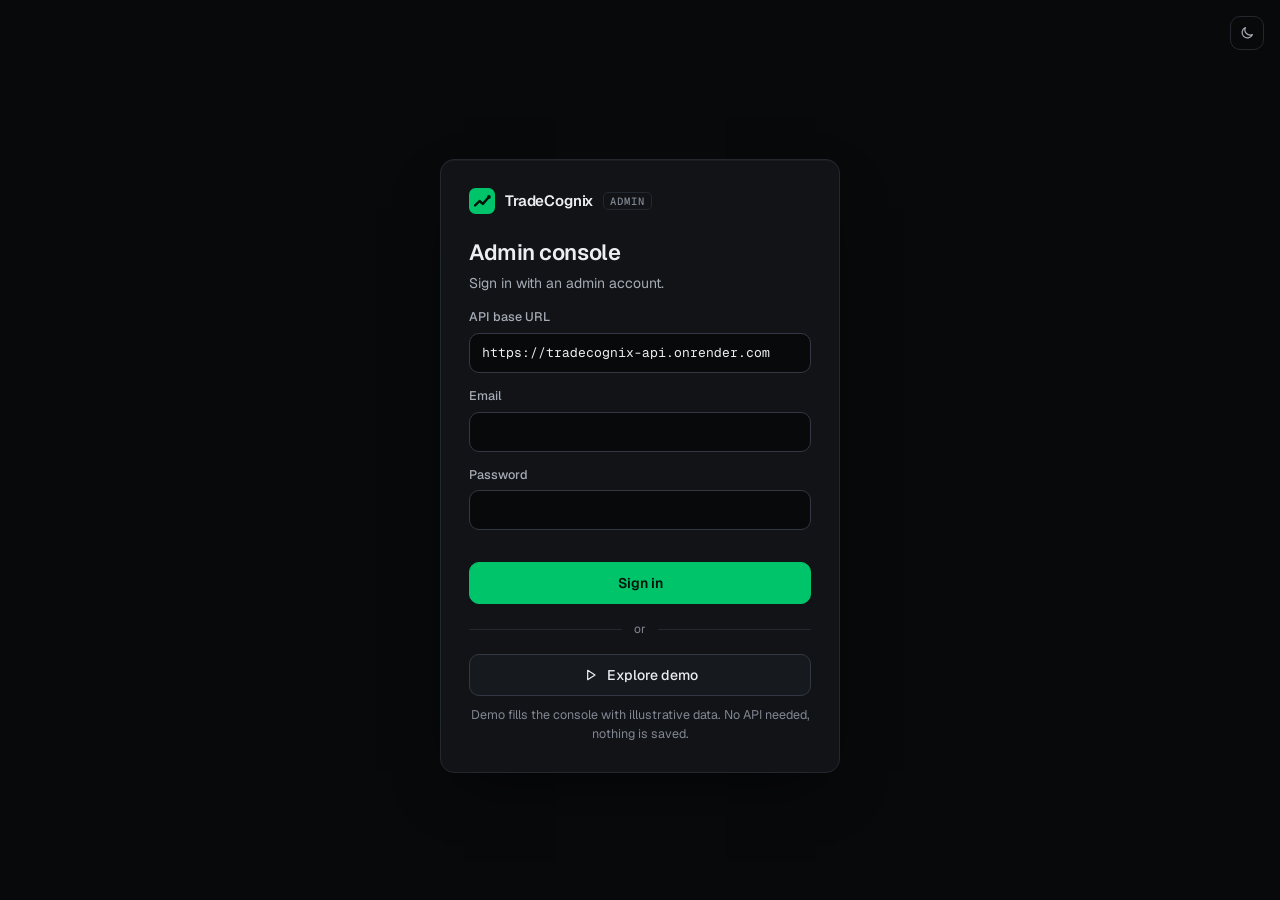
<file: admin/index.html>
<!doctype html>
<html lang="en-IN" data-theme="dark">
  <head>
    <meta charset="utf-8" />
    <meta name="viewport" content="width=device-width, initial-scale=1" />
    <meta name="robots" content="noindex, nofollow" />
    <meta name="theme-color" content="#08090b" />
    <title>TradeCognix · Admin console</title>
    <link rel="icon" type="image/svg+xml" href="mark.svg" />
    <link rel="preload" href="fonts/geist-latin.woff2" as="font" type="font/woff2" crossorigin />
    <link rel="preload" href="fonts/geist-mono-latin.woff2" as="font" type="font/woff2" crossorigin />
    <script>
      (function () { try { var t = localStorage.getItem("tc-theme"); document.documentElement.setAttribute("data-theme", t === "light" ? "light" : "dark"); } catch (e) {} })();
    </script>
    <style>
      /* Geist & Geist Mono, self-hosted (SIL Open Font License, see fonts/OFL.txt) */
      @font-face { font-family: "Geist"; font-style: normal; font-weight: 400 700; font-display: swap; src: url("fonts/geist-latin-ext.woff2") format("woff2"); unicode-range: U+0100-02BA, U+02BD-02C5, U+02C7-02CC, U+02CE-02D7, U+02DD-02FF, U+0304, U+0308, U+0329, U+1D00-1DBF, U+1E00-1E9F, U+1EF2-1EFF, U+2020, U+20A0-20AB, U+20AD-20C4, U+2113, U+2C60-2C7F, U+A720-A7FF; }
      @font-face { font-family: "Geist"; font-style: normal; font-weight: 400 700; font-display: swap; src: url("fonts/geist-latin.woff2") format("woff2"); unicode-range: U+0000-00FF, U+0131, U+0152-0153, U+02BB-02BC, U+02C6, U+02DA, U+02DC, U+0304, U+0308, U+0329, U+2000-206F, U+20AC, U+2122, U+2191, U+2193, U+2212, U+2215, U+FEFF, U+FFFD; }
      @font-face { font-family: "Geist Mono"; font-style: normal; font-weight: 400 600; font-display: swap; src: url("fonts/geist-mono-latin-ext.woff2") format("woff2"); unicode-range: U+0100-02BA, U+02BD-02C5, U+02C7-02CC, U+02CE-02D7, U+02DD-02FF, U+0304, U+0308, U+0329, U+1D00-1DBF, U+1E00-1E9F, U+1EF2-1EFF, U+2020, U+20A0-20AB, U+20AD-20C4, U+2113, U+2C60-2C7F, U+A720-A7FF; }
      @font-face { font-family: "Geist Mono"; font-style: normal; font-weight: 400 600; font-display: swap; src: url("fonts/geist-mono-latin.woff2") format("woff2"); unicode-range: U+0000-00FF, U+0131, U+0152-0153, U+02BB-02BC, U+02C6, U+02DA, U+02DC, U+0304, U+0308, U+0329, U+2000-206F, U+20AC, U+2122, U+2191, U+2193, U+2212, U+2215, U+FEFF, U+FFFD; }

      /* ---------- tokens (shared with web/styles.css) ---------- */
      :root, [data-theme="dark"] {
        color-scheme: dark;
        --bg: #08090b; --surface: #111317; --surface-2: #16191e; --surface-3: #1d2127;
        --border: #23272e; --border-strong: #323843;
        --text: #eceef1; --text-2: #a6acb6; --text-3: #808792;
        --brand: #00c46a; --brand-hover: #18d47c; --brand-ink: #03130a; --brand-text: #2fd987;
        --brand-soft: rgba(0,196,106,.12); --brand-line: rgba(0,196,106,.35);
        --up: #2fd987; --down: #ff6161; --down-soft: rgba(255,97,97,.1); --down-line: rgba(255,97,97,.38);
        --warn: #f5b544; --warn-soft: rgba(245,181,68,.12); --warn-line: rgba(245,181,68,.38);
        --info: #7cb0ff; --info-soft: rgba(124,176,255,.12); --info-line: rgba(124,176,255,.35);
        --focus: #5ee6a5; --hover: rgba(255,255,255,.025);
        --skel: #1a1d22; --skel-hi: #23272e;
        --shadow-lg: 0 1px 0 rgba(255,255,255,.04) inset, 0 24px 60px -24px rgba(0,0,0,.75);
        --overlay: rgba(3,4,6,.72);
      }
      [data-theme="light"] {
        color-scheme: light;
        --bg: #ffffff; --surface: #ffffff; --surface-2: #f6f7f9; --surface-3: #eceef2;
        --border: #e4e7ec; --border-strong: #cfd4dc;
        --text: #0b0d10; --text-2: #475161; --text-3: #636b78;
        --brand: #00c46a; --brand-hover: #00b260; --brand-ink: #03130a; --brand-text: #00753f;
        --brand-soft: rgba(0,196,106,.1); --brand-line: rgba(0,150,80,.35);
        --up: #00753f; --down: #c62828; --down-soft: rgba(198,40,40,.07); --down-line: rgba(198,40,40,.35);
        --warn: #8f5400; --warn-soft: rgba(245,158,11,.12); --warn-line: rgba(143,84,0,.35);
        --info: #1d5fd6; --info-soft: rgba(37,99,235,.08); --info-line: rgba(29,95,214,.3);
        --focus: #00a85a; --hover: rgba(11,13,16,.025);
        --skel: #eef0f3; --skel-hi: #f7f8fa;
        --shadow-lg: 0 1px 2px rgba(16,24,40,.04), 0 24px 48px -24px rgba(16,24,40,.22);
        --overlay: rgba(11,13,16,.45);
      }
      :root {
        --font-ui: "Geist", "Inter", system-ui, -apple-system, "Segoe UI", Roboto, sans-serif;
        --font-mono: "Geist Mono", ui-monospace, SFMono-Regular, Menlo, Consolas, monospace;
        --r-sm: 6px; --r: 10px; --r-lg: 14px; --side-w: 232px;
        --ease: cubic-bezier(.2,.7,.1,1);
      }

      /* ---------- base ---------- */
      *, *::before, *::after { box-sizing: border-box; }
      html { -webkit-text-size-adjust: 100%; }
      body { margin: 0; background: var(--bg); color: var(--text); font: 400 14px/1.5 var(--font-ui); -webkit-font-smoothing: antialiased; overflow-x: hidden; min-height: 100vh; }
      [hidden] { display: none !important; }
      a { color: var(--brand-text); }
      button, input, select { font: inherit; color: inherit; }
      button { cursor: pointer; }
      svg.i { width: 16px; height: 16px; flex: none; fill: none; stroke: currentColor; stroke-width: 1.8; stroke-linecap: round; stroke-linejoin: round; }
      .mono, .num { font-family: var(--font-mono); font-variant-numeric: tabular-nums; }
      .num { font-feature-settings: "tnum" 1; }
      .muted { color: var(--text-3); }
      .up { color: var(--up); } .down { color: var(--down); }
      :focus-visible { outline: 2px solid var(--focus); outline-offset: 2px; border-radius: 4px; }
      .sr { position: absolute; width: 1px; height: 1px; overflow: hidden; clip: rect(0 0 0 0); white-space: nowrap; }

      /* ---------- buttons ---------- */
      .btn { display: inline-flex; align-items: center; justify-content: center; gap: 8px; min-height: 36px; padding: 0 14px; border-radius: var(--r); border: 1px solid var(--border-strong); background: var(--surface-2); color: var(--text); font-weight: 500; font-size: 14px; white-space: nowrap; transition: background .15s var(--ease), border-color .15s var(--ease), color .15s var(--ease); }
      .btn:hover { background: var(--surface-3); }
      .btn:disabled { opacity: .5; cursor: not-allowed; }
      .btn--primary { background: var(--brand); border-color: var(--brand); color: var(--brand-ink); font-weight: 600; }
      .btn--primary:hover { background: var(--brand-hover); border-color: var(--brand-hover); }
      .btn--ghost { background: transparent; border-color: transparent; color: var(--text-2); }
      .btn--ghost:hover { background: var(--surface-2); color: var(--text); }
      .btn--danger { background: transparent; color: var(--down); border-color: var(--down-line); }
      .btn--danger:hover { background: var(--down-soft); }
      .btn--danger-solid { background: var(--down); border-color: var(--down); color: #fff; font-weight: 600; }
      .btn--danger-solid:hover { filter: brightness(1.06); background: var(--down); }
      .btn--sm { min-height: 28px; padding: 0 10px; font-size: 12.5px; border-radius: var(--r-sm); }
      .btn--block { width: 100%; min-height: 42px; }
      .icon-btn { width: 34px; height: 34px; display: inline-grid; place-items: center; border-radius: var(--r); border: 1px solid var(--border); background: transparent; color: var(--text-2); transition: background .15s var(--ease), color .15s var(--ease); }
      .icon-btn:hover { background: var(--surface-2); color: var(--text); }
      [data-theme="dark"] .i-sun, [data-theme="light"] .i-moon { display: none; }

      /* ---------- brand ---------- */
      .brand { display: flex; align-items: center; gap: 10px; font-weight: 600; font-size: 15px; letter-spacing: -.01em; color: var(--text); min-width: 0; }
      .brand img { width: 26px; height: 26px; flex: none; }
      .tag { font: 500 10.5px var(--font-mono); letter-spacing: .08em; text-transform: uppercase; color: var(--text-3); border: 1px solid var(--border); border-radius: 5px; padding: 1px 6px; }
      .tag--demo { color: var(--info); border-color: var(--info-line); background: var(--info-soft); }

      /* ---------- pills ---------- */
      .pill { display: inline-flex; align-items: center; gap: 6px; height: 22px; padding: 0 8px; border-radius: 99px; font: 500 11.5px var(--font-ui); border: 1px solid var(--border-strong); color: var(--text-2); background: transparent; white-space: nowrap; }
      .pill::before { content: ""; width: 6px; height: 6px; border-radius: 50%; background: currentColor; opacity: .9; }
      .pill.plain::before { display: none; }
      .pill.ok { color: var(--up); border-color: var(--brand-line); background: var(--brand-soft); }
      .pill.bad { color: var(--down); border-color: var(--down-line); background: var(--down-soft); }
      .pill.warn { color: var(--warn); border-color: var(--warn-line); background: var(--warn-soft); }
      .pill.info { color: var(--info); border-color: var(--info-line); background: var(--info-soft); }
      .pill.accent { color: var(--brand-text); border-color: var(--brand-line); }
      .pills { display: flex; gap: 6px; flex-wrap: wrap; }

      /* ---------- sign-in ---------- */
      .login-wrap { min-height: 100vh; display: grid; place-items: center; padding: 72px 20px 40px; position: relative; }
      .login-top { position: absolute; top: 16px; right: 16px; }
      .login { width: 100%; max-width: 400px; background: var(--surface); border: 1px solid var(--border); border-radius: var(--r-lg); padding: 28px; box-shadow: var(--shadow-lg); }
      .login h1 { font-size: 22px; font-weight: 600; letter-spacing: -.02em; margin: 22px 0 4px; }
      .login .sub { color: var(--text-2); margin: 0 0 6px; }
      .field { display: grid; gap: 6px; margin-top: 14px; }
      .field span { font-size: 12.5px; font-weight: 500; color: var(--text-2); }
      .field input { background: var(--bg); border: 1px solid var(--border-strong); border-radius: var(--r); min-height: 40px; padding: 0 12px; color: var(--text); font-size: 14px; transition: border-color .15s var(--ease), box-shadow .15s var(--ease); width: 100%; }
      .field input.mono { font-size: 13px; }
      .field input:focus { outline: none; border-color: var(--brand); box-shadow: 0 0 0 3px var(--brand-soft); }
      .err { color: var(--down); min-height: 20px; font-size: 13px; margin: 12px 0 0; }
      .divider { display: flex; align-items: center; gap: 12px; color: var(--text-3); font-size: 12px; margin: 16px 0; }
      .divider::before, .divider::after { content: ""; flex: 1; height: 1px; background: var(--border); }
      .hint { color: var(--text-3); font-size: 12.5px; margin: 10px 0 0; text-align: center; }

      /* ---------- shell ---------- */
      .shell { display: grid; grid-template-columns: var(--side-w) minmax(0, 1fr); min-height: 100vh; }
      .side { position: sticky; top: 0; height: 100vh; display: flex; flex-direction: column; gap: 4px; padding: 18px 12px; border-right: 1px solid var(--border); background: var(--bg); }
      .side .brand { padding: 2px 8px 18px; }
      .nav { display: grid; gap: 2px; }
      .nav-label { font: 500 11px var(--font-ui); color: var(--text-3); padding: 8px 10px 6px; letter-spacing: .02em; }
      .nav button { display: flex; align-items: center; gap: 10px; width: 100%; padding: 8px 10px; border: 0; border-radius: var(--r-sm); background: transparent; color: var(--text-2); font-weight: 500; text-align: left; transition: background .15s var(--ease), color .15s var(--ease); }
      .nav button:hover { background: var(--surface-2); color: var(--text); }
      .nav button[aria-current="page"] { background: var(--surface-2); color: var(--text); box-shadow: inset 2px 0 0 var(--brand); }
      .nav button[aria-current="page"] svg { color: var(--brand-text); }
      .nav .count { margin-left: auto; font: 500 11px var(--font-mono); font-variant-numeric: tabular-nums; color: var(--text-3); }
      .nav .count.live { color: var(--brand-text); }
      .side-foot { margin-top: auto; border-top: 1px solid var(--border); padding: 12px 6px 0; display: grid; gap: 10px; }
      .who { font: 400 12px var(--font-mono); color: var(--text-3); overflow: hidden; text-overflow: ellipsis; white-space: nowrap; }
      .side-actions { display: flex; gap: 8px; align-items: center; }
      .side-actions .btn { flex: 1; }

      .main { min-width: 0; }
      .mtop { display: none; }
      .content { min-width: 0; padding: 28px 36px 40px; max-width: 1280px; width: 100%; }
      .banner { display: flex; align-items: flex-start; gap: 10px; padding: 10px 14px; border-radius: var(--r); border: 1px solid var(--info-line); background: var(--info-soft); color: var(--text); margin-bottom: 22px; font-size: 13px; }
      .banner svg { color: var(--info); margin-top: 2px; }
      .banner b { font-weight: 600; }
      .page-head { display: flex; align-items: flex-end; justify-content: space-between; gap: 16px; margin-bottom: 20px; flex-wrap: wrap; }
      .page-head h1 { font-size: 24px; font-weight: 600; letter-spacing: -.02em; margin: 0 0 4px; line-height: 1.2; }
      .page-head p { margin: 0; color: var(--text-2); }
      .head-meta { display: flex; align-items: center; gap: 6px; color: var(--text-3); font-size: 12.5px; }
      .view { animation: enter .22s var(--ease); }
      @keyframes enter { from { opacity: 0; transform: translateY(4px); } to { opacity: 1; transform: none; } }

      /* ---------- stats ---------- */
      .grid { display: grid; grid-template-columns: repeat(4, minmax(0, 1fr)); gap: 12px; }
      .stat { background: var(--surface); border: 1px solid var(--border); border-radius: var(--r-lg); padding: 16px; min-width: 0; }
      .stat span { display: block; font-size: 12.5px; color: var(--text-2); white-space: nowrap; overflow: hidden; text-overflow: ellipsis; }
      .stat strong { display: block; margin-top: 6px; font: 500 24px/1.2 var(--font-mono); font-variant-numeric: tabular-nums; letter-spacing: -.02em; color: var(--text); white-space: nowrap; overflow: hidden; text-overflow: ellipsis; }
      .stat small { display: block; margin-top: 4px; font-size: 12px; color: var(--text-3); }
      .section-title { font-size: 13px; font-weight: 600; color: var(--text-2); margin: 26px 0 10px; }
      .split { display: grid; grid-template-columns: minmax(0, 1fr) minmax(0, 1fr); gap: 12px; }
      .card { background: var(--surface); border: 1px solid var(--border); border-radius: var(--r-lg); padding: 18px; min-width: 0; }
      .card h2 { font-size: 14px; font-weight: 600; margin: 0 0 4px; }
      .card p { margin: 0; color: var(--text-2); }
      .bars { display: grid; gap: 10px; margin-top: 14px; }
      .bar { display: grid; grid-template-columns: 56px minmax(0, 1fr) 48px; gap: 10px; align-items: center; font-size: 13px; }
      .bar i { display: block; height: 6px; border-radius: 99px; background: var(--surface-3); overflow: hidden; }
      .bar i b { display: block; height: 100%; border-radius: inherit; background: var(--brand); transition: width .4s var(--ease); }
      .bar .num { text-align: right; color: var(--text-2); }
      .kv { display: flex; justify-content: space-between; gap: 12px; padding: 9px 0; border-bottom: 1px solid var(--border); font-size: 13px; }
      .kv:last-child { border-bottom: 0; padding-bottom: 0; }
      .kv span { color: var(--text-2); }

      .kill { margin-top: 12px; display: flex; gap: 18px; align-items: center; justify-content: space-between; border: 1px solid var(--down-line); background: var(--down-soft); border-radius: var(--r-lg); padding: 18px; }
      .kill h2 { margin: 0 0 2px; font-size: 14px; font-weight: 600; display: flex; align-items: center; gap: 8px; }
      .kill h2 svg { color: var(--down); }
      .kill p { margin: 0; color: var(--text-2); font-size: 13px; }

      /* ---------- tables ---------- */
      .panel { background: var(--surface); border: 1px solid var(--border); border-radius: var(--r-lg); overflow: hidden; }
      .panel + .panel { margin-top: 16px; }
      .panel__head { display: flex; align-items: center; gap: 10px; padding: 12px 16px; border-bottom: 1px solid var(--border); flex-wrap: wrap; }
      .panel__head h2 { margin: 0; font-size: 14px; font-weight: 600; }
      .panel__head .spacer { flex: 1; }
      .scroll { position: relative; overflow-x: auto; -webkit-overflow-scrolling: touch; }
      table { width: 100%; border-collapse: collapse; font-size: 13.5px; }
      th, td { text-align: left; padding: 10px 16px; border-bottom: 1px solid var(--border); white-space: nowrap; vertical-align: middle; }
      th { font-size: 12px; font-weight: 500; color: var(--text-3); background: var(--surface-2); }
      td.r, th.r { text-align: right; }
      tbody tr { transition: background .12s var(--ease); }
      tbody tr:hover { background: var(--hover); }
      tbody tr:last-child td { border-bottom: 0; }
      td.mono { font-size: 12.5px; color: var(--text-2); }
      td.pos { white-space: normal; min-width: 180px; max-width: 260px; }
      td .sub { display: block; font-size: 12px; color: var(--text-3); }
      .acts { display: flex; gap: 6px; justify-content: flex-end; }
      .sel { appearance: none; -webkit-appearance: none; height: 28px; padding: 0 26px 0 10px; border-radius: var(--r-sm); border: 1px solid var(--border-strong); background: var(--surface-2) url("data:image/svg+xml,%3Csvg xmlns='http://www.w3.org/2000/svg' width='10' height='6'%3E%3Cpath d='M1 1l4 4 4-4' fill='none' stroke='%23808792' stroke-width='1.5'/%3E%3C/svg%3E") no-repeat right 9px center; font-size: 12.5px; font-weight: 500; text-transform: capitalize; }
      .sel:focus { outline: none; border-color: var(--brand); box-shadow: 0 0 0 3px var(--brand-soft); }
      .sel[data-plan="pro"] { color: var(--brand-text); border-color: var(--brand-line); }
      .sel[data-plan="elite"] { color: var(--info); border-color: var(--info-line); }
      .head-meta .live-dot { margin-right: 2px; }
      .live-dot { display: inline-block; width: 7px; height: 7px; border-radius: 50%; background: var(--up); margin-right: 8px; vertical-align: 1px; animation: pulse 1.8s infinite; }
      @keyframes pulse { 0% { box-shadow: 0 0 0 0 rgba(47,217,135,.45); } 70% { box-shadow: 0 0 0 6px rgba(47,217,135,0); } 100% { box-shadow: 0 0 0 0 rgba(47,217,135,0); } }

      /* states */
      .state { padding: 40px 20px; text-align: center; color: var(--text-2); }
      .state svg { width: 22px; height: 22px; color: var(--text-3); margin-bottom: 8px; }
      .state strong { display: block; color: var(--text); font-weight: 600; margin-bottom: 2px; }
      .state p { margin: 0 0 12px; font-size: 13px; }
      .state p:last-child { margin-bottom: 0; }
      .state.error svg { color: var(--down); }
      td.state-cell { padding: 0; white-space: normal; }
      td.state-cell:hover, tr.state-row:hover { background: transparent; }
      .skel { display: inline-block; height: 10px; border-radius: 4px; background: linear-gradient(90deg, var(--skel) 25%, var(--skel-hi) 50%, var(--skel) 75%); background-size: 200% 100%; animation: shimmer 1.3s linear infinite; vertical-align: middle; }
      .stat .skel { display: block; }
      @keyframes shimmer { from { background-position: 200% 0; } to { background-position: -200% 0; } }

      /* ---------- dialog ---------- */
      dialog { border: 1px solid var(--border); border-radius: var(--r-lg); background: var(--surface); color: var(--text); padding: 0; width: min(440px, calc(100vw - 32px)); box-shadow: var(--shadow-lg); }
      dialog::backdrop { background: rgba(3,4,6,.6); }
      dialog[open] { animation: pop .18s var(--ease); }
      @keyframes pop { from { opacity: 0; transform: translateY(6px) scale(.98); } to { opacity: 1; transform: none; } }
      .dlg { padding: 22px; }
      .dlg h2 { margin: 0 0 6px; font-size: 16px; font-weight: 600; display: flex; align-items: center; gap: 8px; }
      .dlg h2 svg { color: var(--down); }
      .dlg p { margin: 0; color: var(--text-2); font-size: 13.5px; }
      .dlg .field input { font-family: var(--font-mono); letter-spacing: .08em; }
      .dlg-actions { display: flex; justify-content: flex-end; gap: 8px; margin-top: 20px; }

      .toast { position: fixed; bottom: 20px; left: 50%; transform: translate(-50%, 12px); opacity: 0; background: var(--text); color: var(--bg); padding: 9px 14px; border-radius: var(--r); font-weight: 500; font-size: 13.5px; transition: opacity .2s var(--ease), transform .2s var(--ease); pointer-events: none; z-index: 60; max-width: calc(100vw - 32px); text-align: center; }
      .toast.on { opacity: 1; transform: translate(-50%, 0); }
      .toast.bad { background: var(--down); color: #fff; }
      footer { color: var(--text-3); font-size: 12px; padding: 24px 0 0; margin-top: 36px; border-top: 1px solid var(--border); }

      /* ---------- responsive ---------- */
      @media (max-width: 1100px) { .grid { grid-template-columns: repeat(3, minmax(0, 1fr)); } }
      @media (max-width: 900px) {
        .shell { grid-template-columns: minmax(0, 1fr); }
        .side { display: none; }
        .mtop { display: block; position: sticky; top: 0; z-index: 20; background: color-mix(in srgb, var(--bg) 88%, transparent); backdrop-filter: blur(10px); -webkit-backdrop-filter: blur(10px); border-bottom: 1px solid var(--border); }
        .mtop-row { display: flex; align-items: center; gap: 8px; padding: 10px 16px; }
        .mtop-row .brand { flex: 1; }
        .mtabs { display: flex; gap: 4px; padding: 0 12px 8px; overflow-x: auto; scrollbar-width: none; }
        .mtabs::-webkit-scrollbar { display: none; }
        .mtabs button { flex: none; display: inline-flex; align-items: center; gap: 6px; height: 32px; padding: 0 12px; border: 1px solid transparent; border-radius: 99px; background: transparent; color: var(--text-2); font-weight: 500; font-size: 13px; }
        .mtabs button[aria-current="page"] { background: var(--surface-2); border-color: var(--border-strong); color: var(--text); }
        .mtabs .count { font: 500 11px var(--font-mono); color: var(--text-3); }
        .mtabs .count.live { color: var(--brand-text); }
        .content { padding: 20px 16px 32px; }
        .split { grid-template-columns: minmax(0, 1fr); }
      }
      @media (max-width: 640px) {
        .grid { grid-template-columns: repeat(2, minmax(0, 1fr)); gap: 10px; }
        .stat { padding: 14px; }
        .stat strong { font-size: 20px; }
        .page-head h1 { font-size: 20px; }
        .kill { flex-direction: column; align-items: stretch; }
        th, td { padding: 9px 12px; }
        .login { padding: 22px; }
        .mtop .who-m { display: none; }
        /* tables become stacked cards on phones */
        .panel table thead { display: none; }
        .panel table, .panel tbody { display: block; }
        .panel tbody tr { display: grid; grid-template-columns: minmax(0, 1fr) minmax(0, 1fr); gap: 10px 14px; padding: 14px 16px; border-bottom: 1px solid var(--border); }
        .panel tbody tr:last-child { border-bottom: 0; }
        .panel tbody td { display: block; padding: 0; border: 0; white-space: normal; min-width: 0; overflow-wrap: anywhere; }
        .panel tbody td.r { text-align: left; }
        .panel tbody td[data-label]::before { content: attr(data-label); display: block; margin-bottom: 3px; font: 500 11px var(--font-ui); color: var(--text-3); }
        .panel tbody td.wide { grid-column: 1 / -1; }
        .panel tbody td.acts-cell { grid-column: 1 / -1; }
        .panel tbody td.acts-cell .acts { justify-content: flex-start; }
        .panel tbody td.acts-cell .acts .btn { flex: 1; min-height: 34px; }
        .panel tbody tr.state-row { display: block; padding: 0; }
        .scroll { overflow-x: visible; }
      }
      @media (prefers-reduced-motion: reduce) {
        *, *::before, *::after { animation: none !important; transition: none !important; }
      }
    </style>
  </head>
  <body>
    <svg width="0" height="0" style="position:absolute" aria-hidden="true">
      <symbol id="i-grid" viewBox="0 0 24 24"><rect x="3" y="3" width="7" height="7" rx="1.5"/><rect x="14" y="3" width="7" height="7" rx="1.5"/><rect x="3" y="14" width="7" height="7" rx="1.5"/><rect x="14" y="14" width="7" height="7" rx="1.5"/></symbol>
      <symbol id="i-users" viewBox="0 0 24 24"><circle cx="9" cy="8" r="3.5"/><path d="M2.5 20c.8-3.4 3.4-5.5 6.5-5.5s5.7 2.1 6.5 5.5"/><path d="M16 4.6a3.5 3.5 0 0 1 0 6.8M18.5 14.8c1.6.8 2.7 2.6 3 5.2"/></symbol>
      <symbol id="i-layers" viewBox="0 0 24 24"><path d="M12 3 2.5 8 12 13l9.5-5L12 3Z"/><path d="m2.5 12.5 9.5 5 9.5-5M2.5 17 12 22l9.5-5"/></symbol>
      <symbol id="i-pulse" viewBox="0 0 24 24"><path d="M3 12h4l2.5-6 5 12 2.5-6h4"/></symbol>
      <symbol id="i-moon" viewBox="0 0 24 24"><path d="M20 14.5A8 8 0 0 1 9.5 4a8 8 0 1 0 10.5 10.5Z"/></symbol>
      <symbol id="i-sun" viewBox="0 0 24 24"><circle cx="12" cy="12" r="4"/><path d="M12 2v2M12 20v2M4.9 4.9l1.4 1.4M17.7 17.7l1.4 1.4M2 12h2M20 12h2M4.9 19.1l1.4-1.4M17.7 6.3l1.4-1.4"/></symbol>
      <symbol id="i-out" viewBox="0 0 24 24"><path d="M15 4h3a2 2 0 0 1 2 2v12a2 2 0 0 1-2 2h-3M10 17l5-5-5-5M15 12H4"/></symbol>
      <symbol id="i-power" viewBox="0 0 24 24"><path d="M12 3v8"/><path d="M6.3 7.3a8 8 0 1 0 11.4 0"/></symbol>
      <symbol id="i-info" viewBox="0 0 24 24"><circle cx="12" cy="12" r="9"/><path d="M12 11v5M12 8h.01"/></symbol>
      <symbol id="i-alert" viewBox="0 0 24 24"><path d="M12 3 2 20h20L12 3Z"/><path d="M12 10v4M12 17h.01"/></symbol>
      <symbol id="i-mail" viewBox="0 0 24 24"><rect x="3" y="5" width="18" height="14" rx="2"/><path d="m3.5 6.5 8.5 6.5 8.5-6.5"/></symbol>
      <symbol id="i-inbox" viewBox="0 0 24 24"><path d="M3 13h5l1.5 3h5l1.5-3h5"/><path d="M5 5h14l2 8v6H3v-6l2-8Z"/></symbol>
      <symbol id="i-refresh" viewBox="0 0 24 24"><path d="M20 11a8 8 0 0 0-14.3-4.9L4 8M4 4v4h4M4 13a8 8 0 0 0 14.3 4.9L20 16M20 20v-4h-4"/></symbol>
      <symbol id="i-play" viewBox="0 0 24 24"><path d="M7 5v14l11-7L7 5Z"/></symbol>
    </svg>

    <!-- ================= sign-in ================= -->
    <section id="login" class="login-wrap" hidden>
      <div class="login-top"><button class="icon-btn" type="button" data-theme-toggle aria-label="Switch colour theme"><svg class="i i-moon"><use href="#i-moon"/></svg><svg class="i i-sun"><use href="#i-sun"/></svg></button></div>
      <form class="login" id="login-form" novalidate>
        <div class="brand"><img src="mark.svg" alt="" />TradeCognix <span class="tag">Admin</span></div>
        <h1>Admin console</h1>
        <p class="sub">Sign in with an admin account.</p>
        <label class="field"><span>API base URL</span><input class="mono" name="api" placeholder="http://localhost:8000" autocomplete="off" spellcheck="false" required /></label>
        <label class="field"><span>Email</span><input name="email" type="email" autocomplete="username" required /></label>
        <label class="field"><span>Password</span><input name="password" type="password" autocomplete="current-password" required /></label>
        <p class="err" id="login-err" role="alert" aria-live="polite"></p>
        <button class="btn btn--primary btn--block" type="submit" id="login-btn">Sign in</button>
        <div class="divider">or</div>
        <button class="btn btn--block" type="button" id="demo-btn"><svg class="i"><use href="#i-play"/></svg>Explore demo</button>
        <p class="hint">Demo fills the console with illustrative data. No API needed, nothing is saved.</p>
      </form>
    </section>

    <!-- ================= console ================= -->
    <div id="app" class="shell" hidden>
      <aside class="side" aria-label="Admin navigation">
        <div class="brand"><img src="mark.svg" alt="" />TradeCognix <span class="tag" data-mode-tag>Admin</span></div>
        <nav class="nav" aria-label="Sections">
          <div class="nav-label">Console</div>
          <button type="button" data-tab="stats" aria-current="page"><svg class="i"><use href="#i-grid"/></svg>Overview</button>
          <button type="button" data-tab="users"><svg class="i"><use href="#i-users"/></svg>Users<span class="count num" data-count="users"></span></button>
          <button type="button" data-tab="strategies"><svg class="i"><use href="#i-layers"/></svg>Strategies<span class="count num" data-count="strategies"></span></button>
          <button type="button" data-tab="sessions"><svg class="i"><use href="#i-pulse"/></svg>Live sessions<span class="count num" data-count="running"></span></button>

          <button type="button" data-tab="waitlist"><svg class="i"><use href="#i-mail"/></svg>Waitlist<span class="count num" data-count="waitlist"></span></button>
        </nav>
        <div class="side-foot">
          <div class="who" data-who title=""></div>
          <div class="side-actions">
            <button class="btn btn--sm" type="button" data-logout><svg class="i"><use href="#i-out"/></svg>Sign out</button>
            <button class="icon-btn" type="button" data-theme-toggle aria-label="Switch colour theme"><svg class="i i-moon"><use href="#i-moon"/></svg><svg class="i i-sun"><use href="#i-sun"/></svg></button>
          </div>
        </div>
      </aside>

      <div class="main">
        <header class="mtop">
          <div class="mtop-row">
            <div class="brand"><img src="mark.svg" alt="" />TradeCognix <span class="tag" data-mode-tag>Admin</span></div>
            <button class="icon-btn" type="button" data-theme-toggle aria-label="Switch colour theme"><svg class="i i-moon"><use href="#i-moon"/></svg><svg class="i i-sun"><use href="#i-sun"/></svg></button>
            <button class="icon-btn" type="button" data-logout aria-label="Sign out"><svg class="i"><use href="#i-out"/></svg></button>
          </div>
          <nav class="mtabs" aria-label="Sections">
            <button type="button" data-tab="stats" aria-current="page">Overview</button>
            <button type="button" data-tab="users">Users <span class="count num" data-count="users"></span></button>
            <button type="button" data-tab="strategies">Strategies <span class="count num" data-count="strategies"></span></button>
            <button type="button" data-tab="sessions">Live <span class="count num" data-count="running"></span></button>

            <button type="button" data-tab="waitlist">Waitlist <span class="count num" data-count="waitlist"></span></button>
          </nav>
        </header>

        <main class="content">
          <div class="banner" id="demo-banner" hidden><svg class="i"><use href="#i-info"/></svg><div><b>Demo mode.</b> Every name, number and session here is illustrative, not from a live API. Actions work but nothing is saved.</div></div>

          <section class="view" data-view="stats">
            <div class="page-head">
              <div><h1>Overview</h1><p id="stats-sub">Platform-wide numbers from the TradeCognix API.</p></div>
              <div class="head-meta" id="stats-meta"></div>
            </div>
            <div class="grid" id="stats"></div>
            <div class="split" style="margin-top:12px">
              <div class="card"><h2>Plans</h2><p>Users by subscription plan.</p><div class="bars" id="plans"></div></div>
              <div class="card"><h2>Trading</h2><p>Server mode and activity.</p><div id="trading" style="margin-top:10px"></div></div>
            </div>
            <div class="kill">
              <div>
                <h2><svg class="i"><use href="#i-power"/></svg>Platform kill switch</h2>
                <p>Squares off every open position and halts every running paper and live session, for every user.</p>
              </div>
              <button class="btn btn--danger-solid" id="kill-all" type="button">Kill all sessions</button>
            </div>
          </section>

          <section class="view" data-view="users" hidden>
            <div class="page-head">
              <div><h1>Users</h1><p>Change plans, promote admins, disable accounts. Disabling a user also kills their sessions.</p></div>
            </div>
            <div class="panel"><div class="scroll"><table>
              <thead><tr><th>User</th><th>Plan</th><th>Role</th><th>Status</th><th class="r">Strategies</th><th>Brokers</th><th>Joined</th><th class="r"><span class="sr">Actions</span></th></tr></thead>
              <tbody id="users"></tbody>
            </table></div></div>
          </section>

          <section class="view" data-view="strategies" hidden>
            <div class="page-head">
              <div><h1>Strategies</h1><p>Every saved strategy, with its order tag and live confirmation.</p></div>
            </div>
            <div class="panel"><div class="scroll"><table>
              <thead><tr><th>ID</th><th>Name</th><th>Owner</th><th>Underlying</th><th>TF</th><th>Order tag</th><th>Mode</th><th>Updated</th></tr></thead>
              <tbody id="strategies"></tbody>
            </table></div></div>
          </section>

          <section class="view" data-view="waitlist" hidden>
            <div class="page-head">
              <div><h1>Waitlist</h1><p>People who asked for Pro or Elite while payments are off during beta.</p></div>
              <div class="head-meta"><span class="muted" id="waitlist-meta"></span> <button class="btn btn--sm" type="button" id="waitlist-copy" disabled>Copy emails</button></div>
            </div>
            <div class="panel"><div class="scroll"><table>
              <thead><tr><th>Email</th><th>Plan</th><th>Account</th><th>Source</th><th>Joined</th></tr></thead>
              <tbody id="waitlist"></tbody>
            </table></div></div>
          </section>

          <section class="view" data-view="sessions" hidden>
            <div class="page-head">
              <div><h1>Live sessions</h1><p>Running sessions refresh every 5 seconds.</p></div>
              <div class="head-meta" id="sessions-meta"></div>
            </div>
            <div class="panel">
              <div class="panel__head"><h2>Running now</h2><span class="spacer"></span><span class="muted num" id="running-count"></span></div>
              <div class="scroll"><table>
                <thead><tr><th>Session</th><th>Strategy</th><th>Mode</th><th>Broker</th><th>Position</th><th class="r">Trades today</th><th class="r">P&amp;L today</th><th>State</th><th class="r"><span class="sr">Actions</span></th></tr></thead>
                <tbody id="running"></tbody>
              </table></div>
            </div>
            <div class="panel">
              <div class="panel__head"><h2>History</h2><span class="spacer"></span><span class="muted">Last 200</span></div>
              <div class="scroll"><table>
                <thead><tr><th>Session</th><th>Owner</th><th>Strategy</th><th>Mode</th><th>Status</th><th>Reason</th><th>Started</th><th>Stopped</th></tr></thead>
                <tbody id="history"></tbody>
              </table></div>
            </div>
          </section>

          <footer>© 2026 DevCognix · TradeCognix admin · contact@devcognix.com · +91 901 908 8160 · Times in IST</footer>
        </main>
      </div>
    </div>

    <dialog id="dlg" aria-labelledby="dlg-title">
      <form class="dlg" method="dialog" id="dlg-form">
        <h2 id="dlg-title"></h2>
        <p id="dlg-body"></p>
        <label class="field" id="dlg-field" hidden><span id="dlg-label"></span><input id="dlg-input" autocomplete="off" spellcheck="false" autocapitalize="characters" /></label>
        <div class="dlg-actions">
          <button class="btn" type="button" value="cancel" id="dlg-cancel">Cancel</button>
          <button class="btn btn--danger-solid" type="submit" value="ok" id="dlg-ok"></button>
        </div>
      </form>
    </dialog>

    <div class="toast" id="toast" role="status" aria-live="polite"></div>

    <script>
      (function () {
        "use strict";
        var $ = function (s, el) { return (el || document).querySelector(s); };
        var $$ = function (s, el) { return [].slice.call((el || document).querySelectorAll(s)); };
        var root = document.documentElement;
        var esc = function (v) { return String(v == null ? "" : v).replace(/[&<>"']/g, function (c) { return { "&": "&amp;", "<": "&lt;", ">": "&gt;", '"': "&quot;", "'": "&#39;" }[c]; }); };
        var num = function (v) { return v == null ? "—" : Number(v).toLocaleString("en-IN"); };
        var inr = function (v) { return (v < 0 ? "−₹" : "₹") + Math.abs(Math.round(v || 0)).toLocaleString("en-IN"); };
        var icon = function (id) { return '<svg class="i"><use href="#i-' + id + '"/></svg>'; };

        /* ---------- time (IST) ---------- */
        var IST = new Intl.DateTimeFormat("en-IN", { timeZone: "Asia/Kolkata", day: "2-digit", month: "short", year: "numeric", hour: "2-digit", minute: "2-digit", hour12: false });
        var ISTD = new Intl.DateTimeFormat("en-IN", { timeZone: "Asia/Kolkata", day: "2-digit", month: "short" });
        var ISTT = new Intl.DateTimeFormat("en-IN", { timeZone: "Asia/Kolkata", hour: "2-digit", minute: "2-digit", second: "2-digit", hour12: false });
        function parseT(v) {
          if (!v) return null;
          var s = String(v);
          if (/^\d{4}-\d{2}-\d{2}T[\d:.]+$/.test(s)) s += "Z"; // naive timestamps from the API are UTC
          var d = new Date(s); return isNaN(d) ? null : d;
        }
        function rel(v) {
          var d = parseT(v); if (!d) return '<span class="muted">—</span>';
          var s = Math.round((Date.now() - d) / 1000), a = Math.abs(s), t;
          if (a < 45) t = "just now";
          else if (a < 3600) t = Math.round(a / 60) + "m";
          else if (a < 86400) t = Math.round(a / 3600) + "h";
          else if (a < 7 * 86400) t = Math.round(a / 86400) + "d";
          else t = null;
          var label = t ? (t === "just now" ? t : s >= 0 ? t + " ago" : "in " + t) : ISTD.format(d);
          return '<time datetime="' + d.toISOString() + '" title="' + IST.format(d) + ' IST">' + label + "</time>";
        }

        /* ---------- theme ---------- */
        function setTheme(t) {
          root.setAttribute("data-theme", t);
          try { localStorage.setItem("tc-theme", t); } catch (e) {}
          $('meta[name="theme-color"]').setAttribute("content", t === "light" ? "#ffffff" : "#08090b");
          $$("[data-theme-toggle]").forEach(function (b) { b.setAttribute("aria-label", t === "dark" ? "Switch to light theme" : "Switch to dark theme"); });
        }
        setTheme(root.getAttribute("data-theme") === "light" ? "light" : "dark");
        $$("[data-theme-toggle]").forEach(function (b) { b.addEventListener("click", function () { setTheme(root.getAttribute("data-theme") === "light" ? "dark" : "light"); }); });

        /* ---------- state ---------- */
        var BASE = localStorage.getItem("tc_admin_api") || window.TC_API_BASE || "https://tradecognix-api.onrender.com";
        var TOKEN = localStorage.getItem("tc_admin_token") || "";
        var DEMO = false, current = "stats", timer = null, loaded = {}, reqSeq = 0;

        function toast(m, bad) { var t = $("#toast"); t.textContent = m; t.classList.toggle("bad", !!bad); t.classList.add("on"); clearTimeout(toast.t); toast.t = setTimeout(function () { t.classList.remove("on"); }, 3200); }

        function api(path, opts) {
          opts = opts || {};
          if (DEMO) return demoApi(path, opts);
          return fetch(BASE + path, { method: opts.method || "GET", headers: { "Content-Type": "application/json", Authorization: "Bearer " + TOKEN }, body: opts.body ? JSON.stringify(opts.body) : undefined })
            .then(function (r) { return r.json().catch(function () { return {}; }).then(function (d) {
              if (r.status === 401 || r.status === 403) { signOut(r.status === 403 ? "That account is not an admin." : "Session expired. Sign in again."); throw new Error("auth"); }
              if (!r.ok) throw new Error(typeof d.detail === "string" ? d.detail : "HTTP " + r.status);
              return d; }); })
            .catch(function (x) { if (x && x.message === "Failed to fetch") throw new Error("Can't reach the API at " + BASE); throw x; });
        }

        function signOut(msg) {
          TOKEN = ""; DEMO = false; loaded = {};
          try { localStorage.removeItem("tc_admin_token"); } catch (e) {}
          clearInterval(timer); $("#app").hidden = true; $("#login").hidden = false;
          $("#login-err").textContent = msg || "";
        }

        /* ---------- sign-in ---------- */
        var form = $("#login-form");
        form.api.value = BASE || "http://localhost:8000";
        form.addEventListener("submit", function (e) {
          e.preventDefault();
          var err = $("#login-err"), btn = $("#login-btn");
          if (!form.api.value.trim() || !form.email.value.trim() || !form.password.value) { err.textContent = "Enter the API base URL, email and password."; return; }
          BASE = form.api.value.trim().replace(/\/+$/, ""); err.textContent = "";
          btn.disabled = true; btn.textContent = "Signing in…";
          fetch(BASE + "/api/auth/login", { method: "POST", headers: { "Content-Type": "application/json" }, body: JSON.stringify({ email: form.email.value, password: form.password.value }) })
            .then(function (r) { return r.json().catch(function () { return {}; }).then(function (d) { if (!r.ok) throw new Error(typeof d.detail === "string" ? d.detail : "Login failed"); return d; }); })
            .then(function (d) {
              if (!d.user || d.user.role !== "admin") throw new Error("That account is not an admin.");
              TOKEN = d.access_token; localStorage.setItem("tc_admin_token", TOKEN); localStorage.setItem("tc_admin_api", BASE); start(d.user.email);
            })
            .catch(function (x) { err.textContent = x.message === "Failed to fetch" ? "Can't reach the API at " + BASE + ". Try the demo instead." : x.message; })
            .then(function () { btn.disabled = false; btn.textContent = "Sign in"; });
        });
        $("#demo-btn").addEventListener("click", function () { DEMO = true; demoSeed(); start("demo@tradecognix.example"); });
        $$("[data-logout]").forEach(function (b) { b.addEventListener("click", function () { signOut(); }); });

        /* ---------- navigation ---------- */
        function go(tab) {
          current = tab;
          $$("[data-tab]").forEach(function (t) { if (t.dataset.tab === tab) t.setAttribute("aria-current", "page"); else t.removeAttribute("aria-current"); });
          $$("[data-view]").forEach(function (v) { v.hidden = v.dataset.view !== tab; });
          window.scrollTo(0, 0);
          load();
        }
        $$("[data-tab]").forEach(function (t) { t.addEventListener("click", function () { go(t.dataset.tab); }); });

        function setCount(key, v, live) { $$('[data-count="' + key + '"]').forEach(function (el) { el.textContent = v == null ? "" : num(v); el.classList.toggle("live", !!live); }); }

        /* ---------- skeletons / states ---------- */
        function skelRows(tbody, cols, rows) {
          var widths = [70, 110, 60, 80, 50, 90, 60, 70, 50];
          var h = "";
          for (var r = 0; r < (rows || 5); r++) { h += "<tr>"; for (var c = 0; c < cols; c++) h += '<td><span class="skel" style="width:' + (widths[(c + r) % widths.length]) + 'px"></span></td>'; h += "</tr>"; }
          $(tbody).innerHTML = h;
        }
        function stateRow(tbody, cols, kind, title, text, retry) {
          $(tbody).innerHTML = '<tr class="state-row"><td class="state-cell" colspan="' + cols + '">' + stateHtml(kind, title, text, retry) + "</td></tr>";
        }
        function stateHtml(kind, title, text, retry) {
          return '<div class="state ' + (kind === "error" ? "error" : "") + '">' + icon(kind === "error" ? "alert" : "inbox") + "<strong>" + esc(title) + "</strong><p>" + esc(text) + "</p>" +
            (retry ? '<p><button class="btn btn--sm" type="button" data-retry>' + icon("refresh") + "Retry</button></p>" : "") + "</div>";
        }
        document.addEventListener("click", function (e) { if (e.target.closest("[data-retry]")) { loaded[current] = false; load(); } });

        var VIEWS = {
          stats: { path: "/api/admin/stats", render: renderStats, skel: function () {
            $("#stats").innerHTML = new Array(12).join(",").split(",").map(function () { return '<div class="stat"><span class="skel" style="width:60%"></span><span class="skel" style="width:40%;height:20px;margin-top:12px"></span></div>'; }).join("");
            $("#plans").innerHTML = '<span class="skel" style="width:100%"></span><span class="skel" style="width:80%"></span><span class="skel" style="width:60%"></span>';
            $("#trading").innerHTML = '<span class="skel" style="width:70%"></span>';
          }, error: function (m) {
            $("#stats").innerHTML = '<div class="stat" style="grid-column:1/-1">' + stateHtml("error", "Couldn't load overview", m, true) + "</div>";
            $("#plans").innerHTML = '<span class="muted">—</span>'; $("#trading").innerHTML = '<span class="muted">—</span>';
          } },
          users: { path: "/api/admin/users", render: renderUsers, skel: function () { skelRows("#users", 8); }, error: function (m) { stateRow("#users", 8, "error", "Couldn't load users", m, true); } },
          strategies: { path: "/api/admin/strategies", render: renderStrategies, skel: function () { skelRows("#strategies", 8); }, error: function (m) { stateRow("#strategies", 8, "error", "Couldn't load strategies", m, true); } },
          waitlist: { path: "/api/admin/waitlist", render: renderWaitlist, skel: function () { skelRows("#waitlist", 5); }, error: function (m) { stateRow("#waitlist", 5, "error", "Couldn't load the waitlist", m, true); } },
          sessions: { path: "/api/admin/sessions", render: renderSessions, skel: function () { skelRows("#running", 9, 3); skelRows("#history", 8, 5); }, error: function (m) { stateRow("#running", 9, "error", "Couldn't load sessions", m, true); stateRow("#history", 8, "error", "Couldn't load history", m, false); } }
        };

        function load() {
          var tab = current, v = VIEWS[tab], seq = ++reqSeq;
          if (!loaded[tab]) v.skel();
          return api(v.path).then(function (d) {
            if (tab !== current && seq !== reqSeq) { /* still cache */ }
            loaded[tab] = true; v.render(d);
          }).catch(function (x) {
            if (x.message === "auth") return;
            if (!loaded[tab]) v.error(x.message || "Something went wrong.");
            else toast("Refresh failed: " + x.message, true);
          });
        }

        /* label cells from their column headers (used by the stacked phone layout) */
        function label(tbodySel) {
          var tb = $(tbodySel), heads = $$("thead th", tb.closest("table")).map(function (th) { return th.textContent.trim(); });
          $$("tr:not(.state-row)", tb).forEach(function (tr) {
            [].slice.call(tr.children).forEach(function (td, i) {
              if (td.querySelector(".acts")) { td.classList.add("acts-cell"); return; }
              if (heads[i] && !td.querySelector(".skel")) td.setAttribute("data-label", heads[i]);
              if ((i === 0 && tbodySel === "#users") || (i === 1 && tbodySel === "#history") || (i === 2 && tbodySel === "#strategies")) td.classList.add("wide");
            });
          });
        }
        var _obs = new MutationObserver(function (muts) { muts.forEach(function (m) { if (m.target.id) label("#" + m.target.id); }); });
        ["#users", "#strategies", "#running", "#history"].forEach(function (id) { _obs.observe($(id), { childList: true }); });

        /* ---------- overview ---------- */
        function renderStats(s) {
          var cells = [
            ["Users", num(s.users)], ["Admins", num(s.admins)], ["Strategies", num(s.strategies)], ["Live-confirmed", num(s.live_confirmed_strategies)],
            ["Broker accounts", num(s.broker_accounts)], ["Connected brokers", num(s.connected_brokers)], ["Backtests", num(s.backtests)], ["Orders", num(s.orders)],
            ["Journal trades", num(s.journal_trades)], ["Journal net P&L", inr(s.journal_net_pnl), (s.journal_net_pnl || 0) >= 0 ? "up" : "down"],
            ["Running sessions", num(s.running_sessions)], ["Running live", num(s.running_live)]
          ];
          $("#stats").innerHTML = cells.map(function (c) { return '<div class="stat"><span>' + esc(c[0]) + '</span><strong class="' + (c[2] || "") + '">' + esc(c[1]) + "</strong></div>"; }).join("");
          var plans = s.plans || {}, keys = Object.keys(plans).length ? Object.keys(plans) : ["free", "pro", "elite"];
          var total = keys.reduce(function (a, k) { return a + (plans[k] || 0); }, 0) || 1;
          $("#plans").innerHTML = keys.map(function (k) {
            return '<div class="bar"><span style="text-transform:capitalize">' + esc(k) + '</span><i><b style="width:' + Math.round((plans[k] || 0) / total * 100) + '%"></b></i><span class="num">' + num(plans[k] || 0) + "</span></div>";
          }).join("") + (s.paid_payments != null ? '<div class="kv" style="margin-top:4px;border-top:1px solid var(--border);padding-top:10px"><span>Paid payments</span><b class="num">' + num(s.paid_payments) + "</b></div>" : "");
          $("#trading").innerHTML =
            '<div class="kv"><span>Live trading on this server</span>' + (s.live_trading_enabled ? '<span class="pill warn">Enabled</span>' : '<span class="pill plain">Paper only</span>') + "</div>" +
            '<div class="kv"><span>Running sessions</span><b class="num">' + num(s.running_sessions) + "</b></div>" +
            '<div class="kv"><span>Running live</span><b class="num ' + (s.running_live ? "up" : "") + '">' + num(s.running_live) + "</b></div>";
          $("#stats-meta").innerHTML = '<span class="live-dot"></span>Updated <span class="num">' + ISTT.format(new Date()) + "</span> IST";
          setCount("users", s.users); setCount("strategies", s.strategies); setCount("running", s.running_sessions, s.running_sessions > 0);
        }

        /* ---------- users ---------- */
        var PLANS = ["free", "pro", "elite"];
        function renderUsers(d) {
          var list = d.users || [];
          setCount("users", list.length);
          if (!list.length) return stateRow("#users", 8, "empty", "No users yet", "New sign-ups will appear here.");
          $("#users").innerHTML = list.map(function (u) {
            var plan = u.plan || "free";
            var planTitle = u.stored_plan && u.stored_plan !== plan ? "Stored plan " + u.stored_plan + " (expired)" : u.plan_expires_at ? "Expires " + IST.format(parseT(u.plan_expires_at)) + " IST" : "No expiry";
            return "<tr><td><b style=\"font-weight:500\">" + esc(u.name || "—") + '</b><span class="sub">' + esc(u.email) + "</span></td>" +
              '<td><select class="sel" data-plan-for="' + u.id + '" data-plan="' + esc(plan) + '" aria-label="Plan for ' + esc(u.email) + '" title="' + esc(planTitle) + '">' +
                PLANS.map(function (p) { return '<option value="' + p + '"' + (p === plan ? " selected" : "") + ">" + p + "</option>"; }).join("") + "</select></td>" +
              '<td><span class="pill ' + (u.role === "admin" ? "accent" : "plain") + '">' + esc(u.role) + "</span></td>" +
              '<td><span class="pill ' + (u.is_active ? "ok" : "bad") + '">' + (u.is_active ? "Active" : "Disabled") + "</span></td>" +
              '<td class="r num">' + num(u.strategies) + "</td>" +
              '<td><div class="pills">' + ((u.brokers || []).map(function (b) { return '<span class="pill ' + (b.status === "connected" ? "ok" : "plain") + '" title="' + esc(b.status) + '">' + esc(b.broker) + "</span>"; }).join("") || '<span class="muted">—</span>') + "</div></td>" +
              "<td>" + rel(u.created_at) + "</td>" +
              '<td><div class="acts"><button class="btn btn--sm" type="button" data-role="' + u.id + '" data-to="' + (u.role === "admin" ? "client" : "admin") + '">' + (u.role === "admin" ? "Make client" : "Make admin") + "</button>" +
              '<button class="btn btn--sm ' + (u.is_active ? "btn--danger" : "") + '" type="button" data-active="' + u.id + '" data-to="' + (!u.is_active) + '">' + (u.is_active ? "Disable" : "Enable") + "</button></div></td></tr>";
          }).join("");
        }
        function patchUser(id, body, el) {
          if (el) el.disabled = true;
          return api("/api/admin/users/" + id, { method: "PATCH", body: body })
            .then(function () { toast(DEMO ? "Updated (demo, not saved)" : "Updated"); return load(); })
            .catch(function (x) { if (x.message !== "auth") { toast(x.message, true); load(); } })
            .then(function () { if (el) el.disabled = false; });
        }
        $("#users").addEventListener("click", function (e) {
          var b = e.target.closest("button[data-role],button[data-active]"); if (!b) return;
          patchUser(b.dataset.role || b.dataset.active, b.dataset.role ? { role: b.dataset.to } : { is_active: b.dataset.to === "true" }, b);
        });
        $("#users").addEventListener("change", function (e) {
          var s = e.target.closest("select[data-plan-for]"); if (!s) return;
          s.dataset.plan = s.value;
          patchUser(s.dataset.planFor, { plan: s.value }, s);
        });

        /* ---------- strategies ---------- */
        function renderStrategies(d) {
          var list = d.strategies || [];
          setCount("strategies", list.length);
          if (!list.length) return stateRow("#strategies", 8, "empty", "No strategies yet", "Strategies users save will appear here.");
          $("#strategies").innerHTML = list.map(function (s) {
            return '<tr><td class="mono">' + esc(s.id) + "</td><td>" + esc(s.name) + '</td><td class="muted">' + esc(s.owner) + "</td><td>" + esc(s.underlying || "—") + '</td><td class="mono">' + esc(s.timeframe || "—") + '</td><td class="mono">' + esc(s.tag || "—") + "</td>" +
              '<td><span class="pill ' + (s.live_confirmed ? "ok" : "plain") + '">' + (s.live_confirmed ? "Live-confirmed" : "Paper") + "</span></td><td>" + rel(s.updated_at) + "</td></tr>";
          }).join("");
        }

        /* ---------- waitlist ---------- */
        var waitEmails = [];
        function renderWaitlist(d) {
          var list = d.entries || [], bp = d.by_plan || {};
          setCount("waitlist", list.length);
          waitEmails = list.map(function (w) { return w.email; });
          $("#waitlist-copy").disabled = !list.length;
          $("#waitlist-meta").textContent = list.length ? num(bp.pro || 0) + " Pro · " + num(bp.elite || 0) + " Elite" : "";
          if (!list.length) return stateRow("#waitlist", 5, "empty", "No one on the waitlist yet", "Emails from the Pro and Elite buttons on the pricing section land here.");
          $("#waitlist").innerHTML = list.map(function (w) {
            return "<tr><td>" + esc(w.email) + '</td><td><span class="pill plain">' + esc(w.plan === "elite" ? "Elite" : "Pro") + "</span></td><td>" + (w.has_account ? '<span class="pill ok">Signed up</span>' : '<span class="muted">No account</span>') + '</td><td class="muted">' + esc(w.source || "web") + "</td><td>" + rel(w.created_at) + "</td></tr>";
          }).join("");
        }
        $("#waitlist-copy").addEventListener("click", function () {
          var b = this, txt = waitEmails.join(", ");
          (navigator.clipboard ? navigator.clipboard.writeText(txt) : Promise.reject()).then(function () { b.textContent = "Copied " + waitEmails.length; }, function () { window.prompt("Copy these emails", txt); })
            .then(function () { setTimeout(function () { b.textContent = "Copy emails"; }, 1800); });
        });

        /* ---------- sessions ---------- */
        function renderSessions(d) {
          var running = d.running || [], history = d.history || [];
          setCount("running", running.length, running.length > 0);
          $("#running-count").textContent = running.length ? running.length + " running" : "";
          $("#sessions-meta").innerHTML = '<span class="live-dot"></span>Updated <span class="num">' + ISTT.format(new Date()) + "</span> IST";
          if (!running.length) stateRow("#running", 9, "empty", "Nothing running", "Paper and live sessions show up here while they run.");
          else $("#running").innerHTML = running.map(function (s) {
            var pos = s.position ? esc(s.position.direction) + '<span class="sub">' + esc((s.position.legs || []).map(function (l) { return l.side + " " + l.symbol; }).join(", ")) + "</span>" : '<span class="muted">Flat</span>';
            var st = s.kill_switch ? '<span class="pill bad">Killed</span>' : s.halted ? '<span class="pill warn">Halted</span>' : '<span class="pill ok">Running</span>';
            return '<tr><td class="mono">' + (s.kill_switch || s.halted ? "" : '<span class="live-dot"></span>') + esc(s.session_id) + "</td><td>" + esc(s.name) + "</td>" +
              '<td><span class="pill ' + (s.mode === "live" ? "warn" : "plain") + '">' + esc(s.mode) + "</span></td><td>" + esc(s.broker || "—") + '</td><td class="pos">' + pos + "</td>" +
              '<td class="r num">' + num(s.trades_today) + '</td><td class="r num ' + ((s.pnl_today || 0) > 0 ? "up" : (s.pnl_today || 0) < 0 ? "down" : "") + '">' + inr(s.pnl_today) + "</td><td>" + st + "</td>" +
              '<td><div class="acts"><button class="btn btn--sm btn--danger" type="button" data-kill="' + esc(s.session_id) + '" data-name="' + esc(s.name) + '">Kill</button></div></td></tr>';
          }).join("");
          if (!history.length) stateRow("#history", 8, "empty", "No sessions yet", "Finished sessions are kept here.");
          else $("#history").innerHTML = history.map(function (h) {
            var stc = h.status === "running" ? "ok" : h.status === "killed" || h.status === "error" ? "bad" : h.status === "halted" ? "warn" : "plain";
            return '<tr><td class="mono">' + esc(h.id) + '</td><td class="muted">' + esc(h.owner || "—") + '</td><td class="mono">' + esc(h.strategy_id) + "</td>" +
              '<td><span class="pill ' + (h.mode === "live" ? "warn" : "plain") + '">' + esc(h.mode) + '</span></td><td><span class="pill ' + stc + '">' + esc(h.status) + "</span></td>" +
              "<td>" + (h.halt_reason ? esc(h.halt_reason) : '<span class="muted">—</span>') + "</td><td>" + rel(h.started_at) + "</td><td>" + rel(h.stopped_at) + "</td></tr>";
          }).join("");
        }

        /* ---------- confirm dialog ---------- */
        var dlg = $("#dlg");
        function confirmDlg(o) {
          return new Promise(function (resolve) {
            $("#dlg-title").innerHTML = icon("power") + esc(o.title);
            $("#dlg-body").textContent = o.body;
            var field = $("#dlg-field"), input = $("#dlg-input"), ok = $("#dlg-ok");
            ok.textContent = o.ok;
            field.hidden = !o.require; input.value = "";
            if (o.require) { $("#dlg-label").innerHTML = "Type <b class=\"mono\">" + esc(o.require) + "</b> to confirm"; ok.disabled = true; } else ok.disabled = false;
            input.oninput = function () { ok.disabled = input.value.trim() !== o.require; };
            var done = function (v) { dlg.onclose = null; if (dlg.open) dlg.close(); resolve(v); };
            $("#dlg-cancel").onclick = function () { done(false); };
            $("#dlg-form").onsubmit = function (e) { e.preventDefault(); if (o.require && input.value.trim() !== o.require) return; done(true); };
            dlg.onclose = function () { resolve(false); };
            if (dlg.showModal) dlg.showModal(); else dlg.setAttribute("open", "");
            setTimeout(function () { (o.require ? input : $("#dlg-cancel")).focus(); }, 30);
          });
        }

        $("#running").addEventListener("click", function (e) {
          var b = e.target.closest("[data-kill]"); if (!b) return;
          var sid = b.dataset.kill;
          confirmDlg({ title: "Kill session " + sid + "?", body: (b.dataset.name ? "“" + b.dataset.name + "” will stop. " : "") + "Open positions will be squared off and the session halted.", ok: "Kill session" })
            .then(function (yes) {
              if (!yes) return; b.disabled = true;
              api("/api/admin/sessions/" + sid + "/kill", { method: "POST" })
                .then(function () { toast(DEMO ? "Session killed (demo)" : "Session killed"); load(); })
                .catch(function (x) { if (x.message !== "auth") toast(x.message, true); b.disabled = false; });
            });
        });
        $("#kill-all").addEventListener("click", function () {
          confirmDlg({ title: "Kill every session?", body: "This squares off every open position and halts every running paper and live session on the platform, for every user.", ok: "Kill all sessions", require: "KILL" })
            .then(function (yes) {
              if (!yes) return;
              api("/api/admin/kill-all", { method: "POST" })
                .then(function (r) { toast(r.sessions_killed + " session(s) killed" + (DEMO ? " (demo)" : "")); load(); })
                .catch(function (x) { if (x.message !== "auth") toast(x.message, true); });
            });
        });

        /* ---------- start ---------- */
        function start(email) {
          loaded = {};
          $("#login").hidden = true; $("#app").hidden = false;
          $$("[data-who]").forEach(function (el) { el.textContent = email || ""; el.title = email || ""; });
          $("#demo-banner").hidden = !DEMO;
          $$("[data-mode-tag]").forEach(function (el) { el.textContent = DEMO ? "Demo" : "Admin"; el.classList.toggle("tag--demo", DEMO); });
          setCount("users", null); setCount("strategies", null); setCount("running", null);
          go("stats"); clearInterval(timer);
          timer = setInterval(function () { if (!document.hidden && (current === "sessions" || current === "stats")) load(); }, 5000);
        }

        /* ---------- demo data (illustrative only) ---------- */
        var D = null;
        function ago(min) { return new Date(Date.now() - min * 60000).toISOString(); }
        function demoSeed() {
          var names = [["Aarav Mehta", "aarav.mehta"], ["Priya Raman", "priya.raman"], ["Kabir Shah", "kabir.shah"], ["Ananya Iyer", "ananya.iyer"], ["Rohan Kulkarni", "rohan.k"], ["Meera Nair", "meera.nair"], ["Vikram Desai", "vikram.desai"], ["Sana Qureshi", "sana.q"], ["Arjun Patel", "arjun.patel"], ["Ishita Bose", "ishita.bose"]];
          var plans = ["elite", "pro", "pro", "free", "pro", "free", "elite", "free", "free", "pro"];
          var brokers = [[["zerodha", "connected"]], [["upstox", "connected"], ["zerodha", "expired"]], [["angelone", "connected"]], [], [["zerodha", "connected"]], [["dhan", "expired"]], [["zerodha", "connected"], ["fyers", "connected"]], [], [["upstox", "pending"]], [["dhan", "connected"]]];
          D = { users: names.map(function (n, i) {
            return { id: i + 1, name: n[0], email: n[1] + "@example.com", role: i === 0 ? "admin" : "client", is_active: i !== 7, plan: plans[i], stored_plan: plans[i], plan_expires_at: plans[i] === "free" ? null : ago(-60 * 24 * (20 + i * 3)),
              created_at: ago([12, 95, 600, 2000, 4300, 9000, 15000, 30000, 52000, 90000][i]), strategies: [6, 4, 3, 1, 5, 0, 7, 2, 1, 3][i], brokers: brokers[i].map(function (b) { return { broker: b[0], status: b[1] }; }) };
          }) };
          var strat = [["Opening range breakout", "NIFTY", "5m"], ["Short straddle 9:20", "BANKNIFTY", "1m"], ["Supertrend trail", "NIFTY", "15m"], ["Iron condor weekly", "FINNIFTY", "5m"], ["VWAP reversal", "BANKNIFTY", "3m"], ["EMA crossover", "SENSEX", "15m"], ["Expiry strangle", "NIFTY", "1m"], ["Gap-fill fade", "MIDCPNIFTY", "5m"]];
          var owners = [0, 1, 2, 4, 6, 1, 6, 9];
          D.strategies = strat.map(function (s, i) { return { id: 140 + i * 3, name: s[0], owner: D.users[owners[i]].email, underlying: s[1], timeframe: s[2], tag: "TCX-" + String(140 + i * 3).padStart(4, "0"), live_confirmed: [true, true, false, false, true, false, true, false][i], updated_at: ago([8, 40, 180, 720, 1500, 3000, 7000, 14000][i]) }; });
          D.running = [
            { session_id: 912, name: "Short straddle 9:20", mode: "live", broker: "upstox", position: { direction: "SHORT", legs: [{ side: "SELL", symbol: "BANKNIFTY 51200 CE" }, { side: "SELL", symbol: "BANKNIFTY 51200 PE" }] }, trades_today: 2, pnl_today: 4820, halted: false, kill_switch: false },
            { session_id: 915, name: "Opening range breakout", mode: "paper", broker: "zerodha", position: { direction: "LONG", legs: [{ side: "BUY", symbol: "NIFTY 24350 CE" }] }, trades_today: 3, pnl_today: -1260, halted: false, kill_switch: false },
            { session_id: 918, name: "VWAP reversal", mode: "live", broker: "zerodha", position: null, trades_today: 1, pnl_today: 610, halted: false, kill_switch: false },
            { session_id: 921, name: "Expiry strangle", mode: "paper", broker: "fyers", position: null, trades_today: 4, pnl_today: -3150, halted: true, kill_switch: false }
          ];
          D.history = [
            { id: 921, owner: D.users[6].email, strategy_id: 158, mode: "paper", status: "running", halt_reason: "Daily loss limit reached", started_at: ago(140), stopped_at: null },
            { id: 918, owner: D.users[4].email, strategy_id: 152, mode: "live", status: "running", halt_reason: null, started_at: ago(185), stopped_at: null },
            { id: 915, owner: D.users[0].email, strategy_id: 140, mode: "paper", status: "running", halt_reason: null, started_at: ago(190), stopped_at: null },
            { id: 912, owner: D.users[1].email, strategy_id: 143, mode: "live", status: "running", halt_reason: null, started_at: ago(196), stopped_at: null },
            { id: 907, owner: D.users[2].email, strategy_id: 146, mode: "paper", status: "stopped", halt_reason: null, started_at: ago(1600), stopped_at: ago(1250) },
            { id: 903, owner: D.users[9].email, strategy_id: 161, mode: "paper", status: "killed", halt_reason: "Killed by admin", started_at: ago(3100), stopped_at: ago(2900) },
            { id: 899, owner: D.users[6].email, strategy_id: 158, mode: "live", status: "halted", halt_reason: "Max trades per day", started_at: ago(4500), stopped_at: ago(4200) },
            { id: 894, owner: D.users[1].email, strategy_id: 143, mode: "live", status: "stopped", halt_reason: null, started_at: ago(8800), stopped_at: ago(8450) }
          ];
        }
        function demoStats() {
          var plans = { free: 0, pro: 0, elite: 0 };
          D.users.forEach(function (u) { plans[u.plan] = (plans[u.plan] || 0) + 1; });
          var bro = [].concat.apply([], D.users.map(function (u) { return u.brokers; }));
          return { users: D.users.length, admins: D.users.filter(function (u) { return u.role === "admin"; }).length, strategies: D.strategies.length,
            live_confirmed_strategies: D.strategies.filter(function (s) { return s.live_confirmed; }).length, broker_accounts: bro.length,
            connected_brokers: bro.filter(function (b) { return b.status === "connected"; }).length, backtests: 1284, orders: 9431, journal_trades: 2716,
            plans: plans, paid_payments: 37, journal_net_pnl: 184250.5, running_sessions: D.running.length,
            running_live: D.running.filter(function (s) { return s.mode === "live"; }).length, live_trading_enabled: true };
        }
        function killDemo(sid) {
          D.running = D.running.filter(function (s) { return String(s.session_id) !== String(sid); });
          D.history.forEach(function (h) { if (String(h.id) === String(sid)) { h.status = "killed"; h.halt_reason = "Killed by admin"; h.stopped_at = new Date().toISOString(); } });
        }
        function demoApi(path, opts) {
          var copy = function (o) { return JSON.parse(JSON.stringify(o)); };
          return new Promise(function (resolve, reject) {
            setTimeout(function () {
              var m = (opts.method || "GET").toUpperCase(), mm;
              if (path === "/api/admin/stats") return resolve(demoStats());
              if (path === "/api/admin/users" && m === "GET") return resolve({ users: copy(D.users) });
              if (path === "/api/admin/strategies") return resolve({ strategies: copy(D.strategies) });
              if (path === "/api/admin/waitlist") { var ago = function (h) { return new Date(Date.now() - h * 36e5).toISOString(); };
                return resolve({ total: 3, by_plan: { pro: 2, elite: 1 }, entries: [
                  { id: 3, email: "ritika.s@example.com", plan: "pro", source: "web", has_account: true, created_at: ago(3) },
                  { id: 2, email: "vk.trades@example.com", plan: "elite", source: "web", has_account: false, created_at: ago(26) },
                  { id: 1, email: "anand.m@example.com", plan: "pro", source: "web", has_account: true, created_at: ago(71) }] }); }
              if (path === "/api/admin/sessions") {
                D.running.forEach(function (s) { if (!s.halted && s.position) s.pnl_today += Math.round((Math.random() - 0.48) * 240); });
                return resolve({ running: copy(D.running), history: copy(D.history) });
              }
              if ((mm = path.match(/^\/api\/admin\/users\/(\d+)$/)) && m === "PATCH") {
                var u = D.users.filter(function (x) { return x.id === +mm[1]; })[0], b = opts.body || {};
                if (!u) return reject(new Error("User not found"));
                if (u.id === 1 && (b.role === "client" || b.is_active === false)) return reject(new Error("You cannot demote or disable yourself"));
                if (b.role) u.role = b.role;
                if (b.is_active != null) u.is_active = b.is_active;
                if (b.plan) { u.plan = u.stored_plan = b.plan; if (b.plan === "free") u.plan_expires_at = null; }
                return resolve({ ok: true, plan: u.plan });
              }
              if ((mm = path.match(/^\/api\/admin\/sessions\/(\w+)\/kill$/))) { killDemo(mm[1]); return resolve({ ok: true }); }
              if (path === "/api/admin/kill-all") { var n = D.running.length; D.running.slice().forEach(function (s) { killDemo(s.session_id); }); return resolve({ ok: true, sessions_killed: n }); }
              reject(new Error("Not available in demo"));
            }, loaded[current] ? 120 : 450);
          });
        }

        /* ---------- boot ---------- */
        if (TOKEN && BASE) {
          fetch(BASE + "/api/auth/me", { headers: { Authorization: "Bearer " + TOKEN } })
            .then(function (r) { return r.json().then(function (d) { if (!r.ok || d.role !== "admin") throw 0; start(d.email); }); })
            .catch(function () { signOut(); });
        } else { $("#login").hidden = false; }
      })();
    </script>
  </body>
</html>
</file>
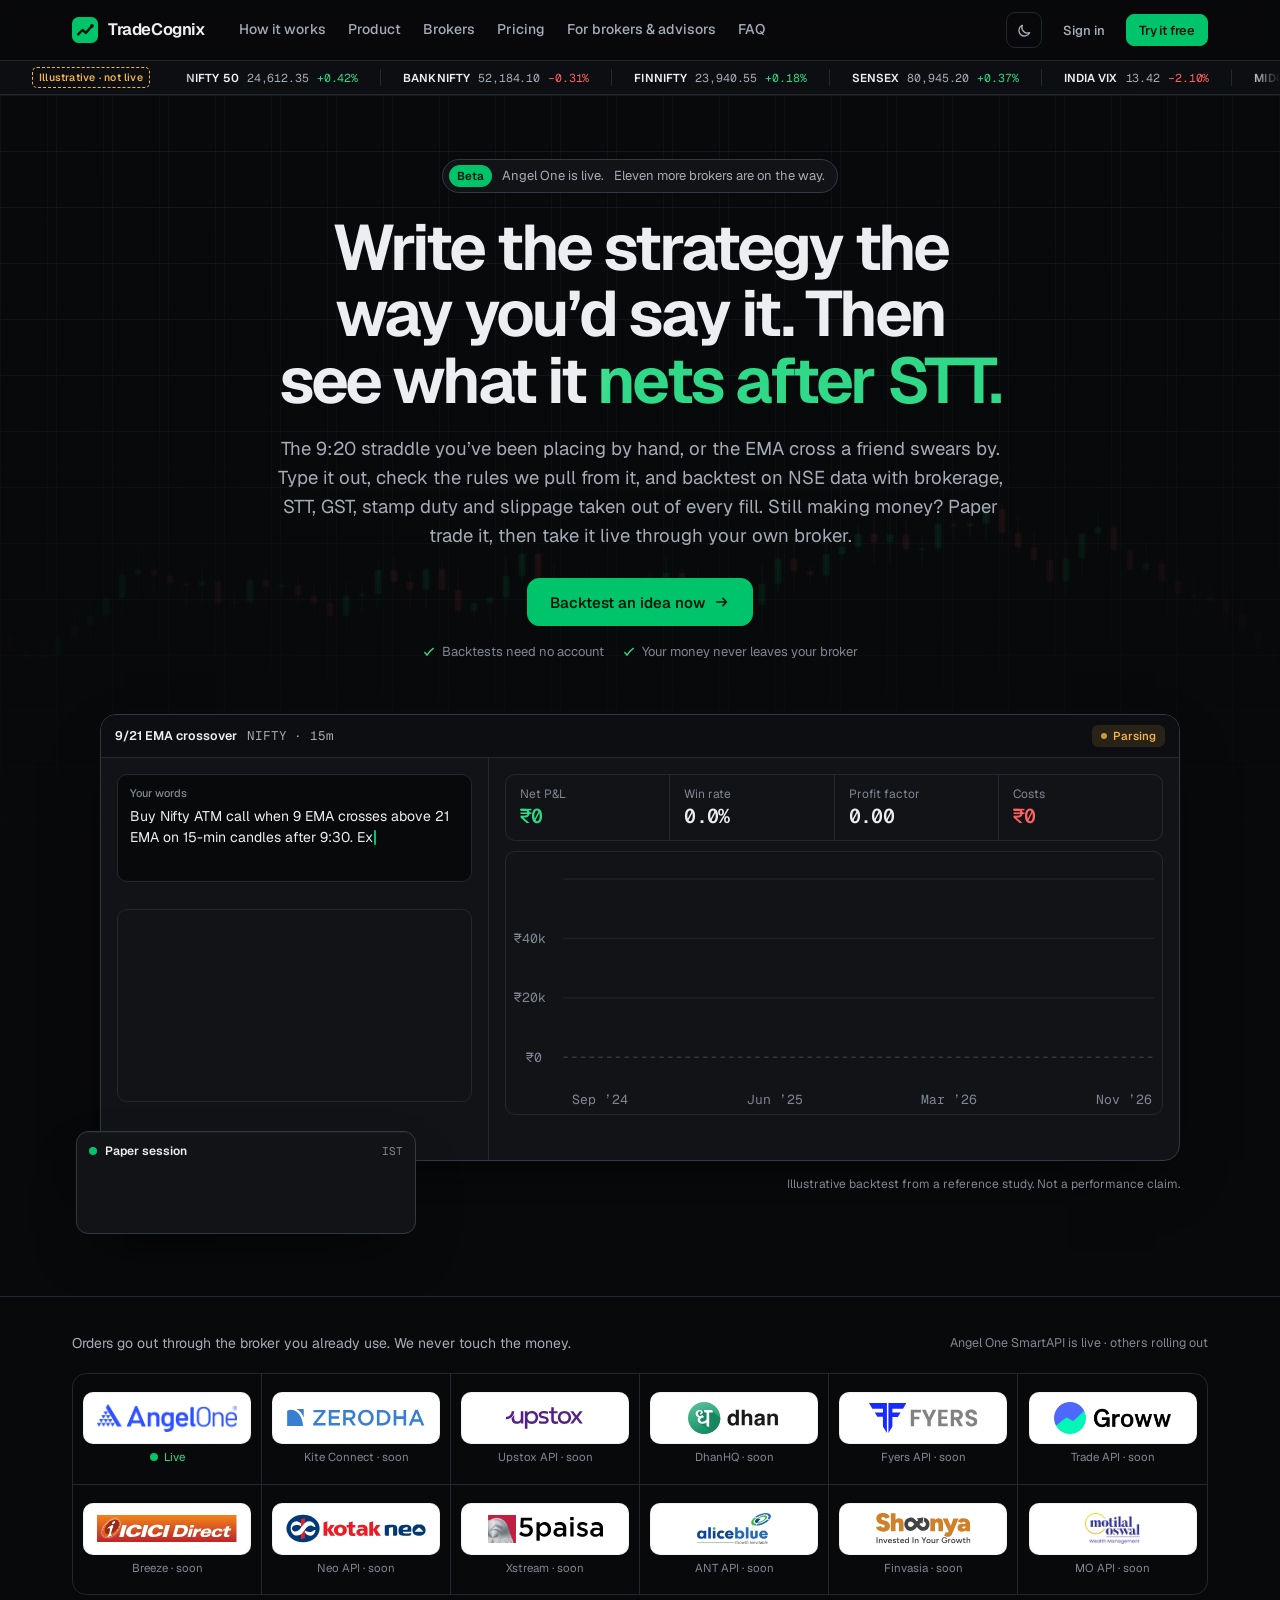
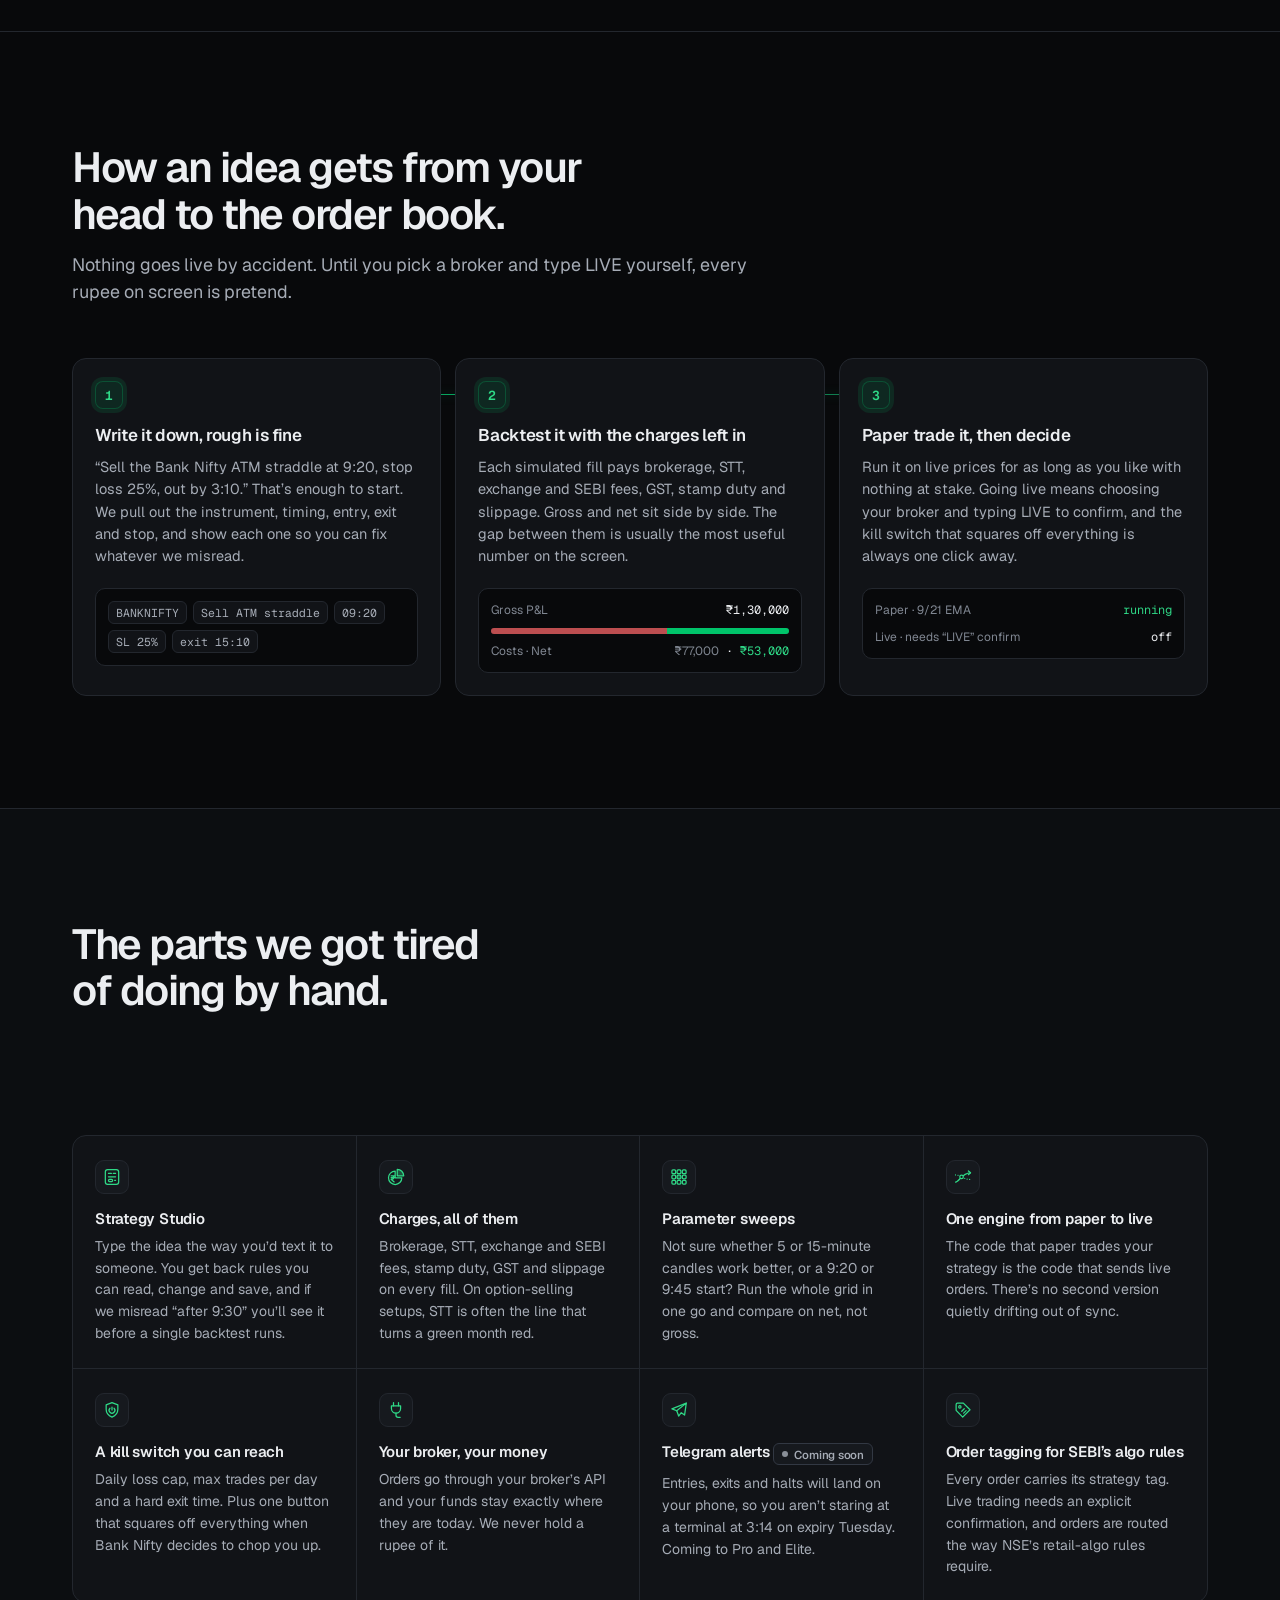
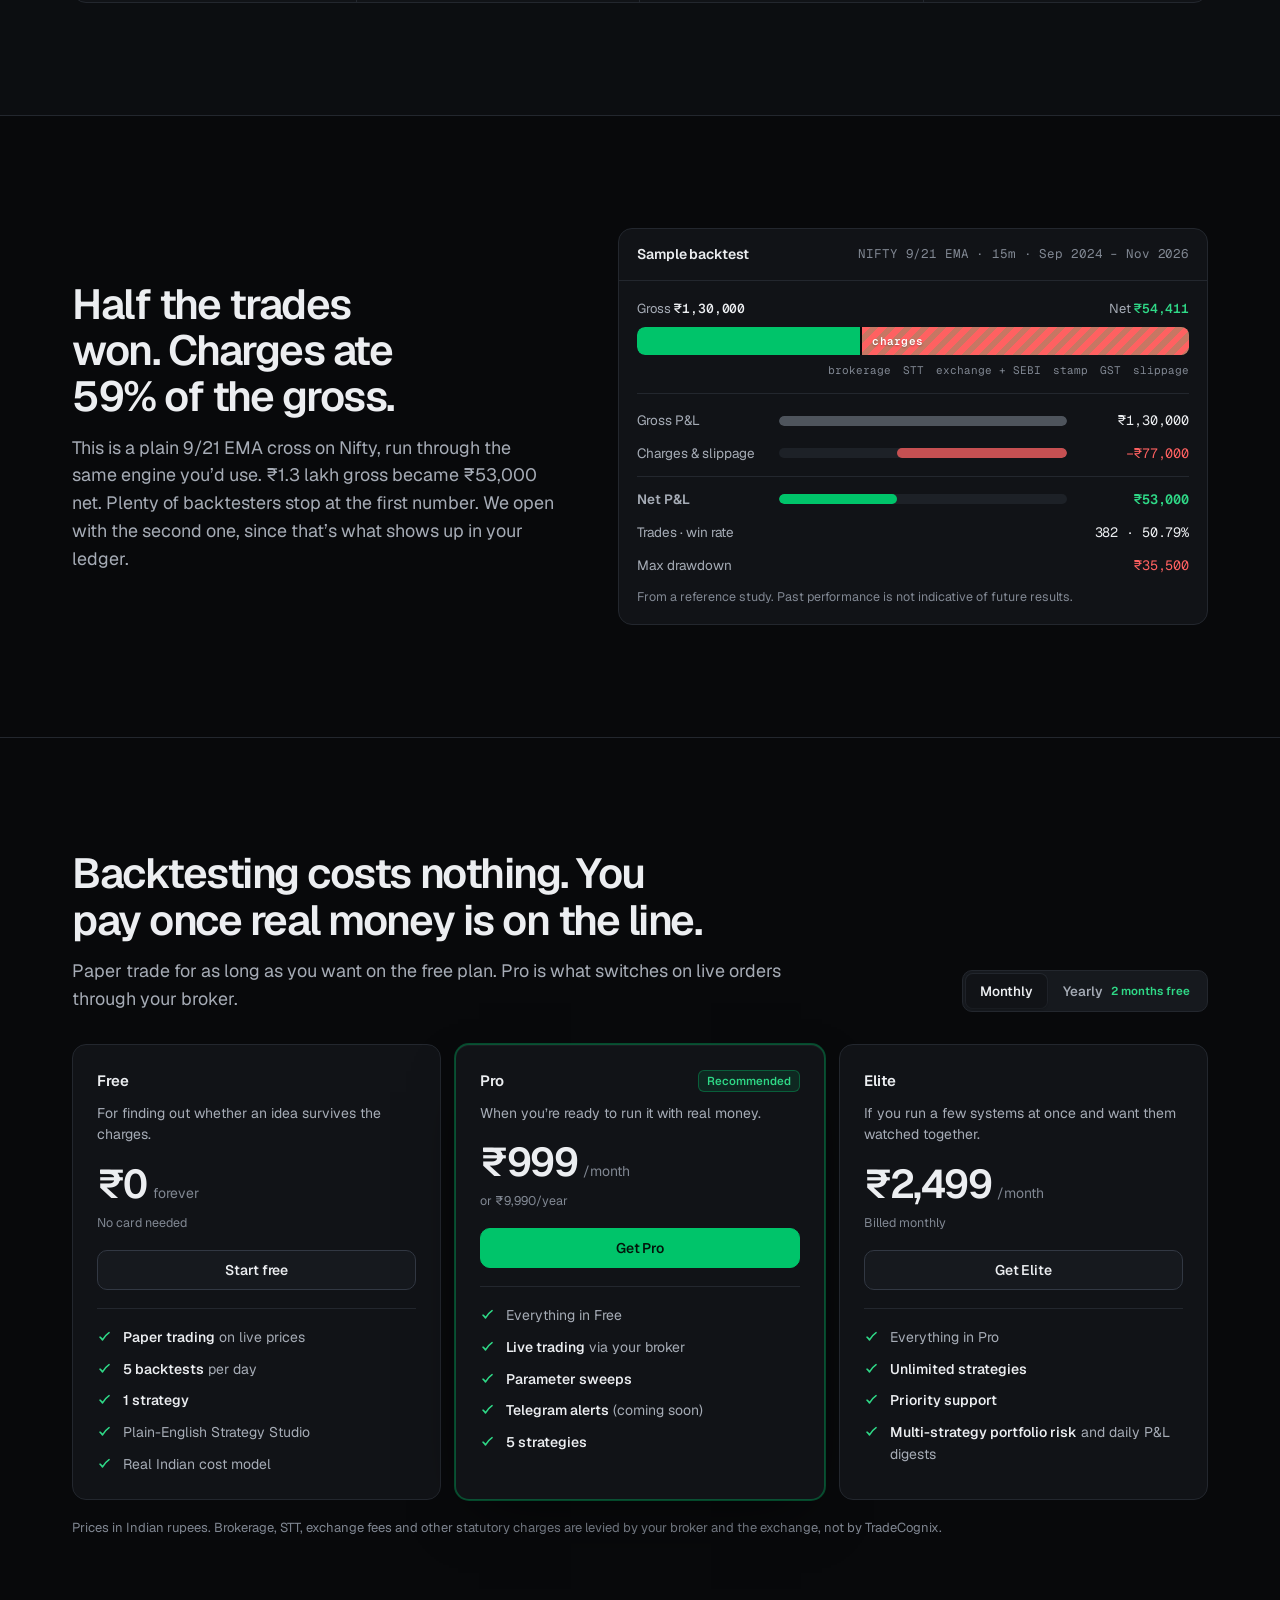
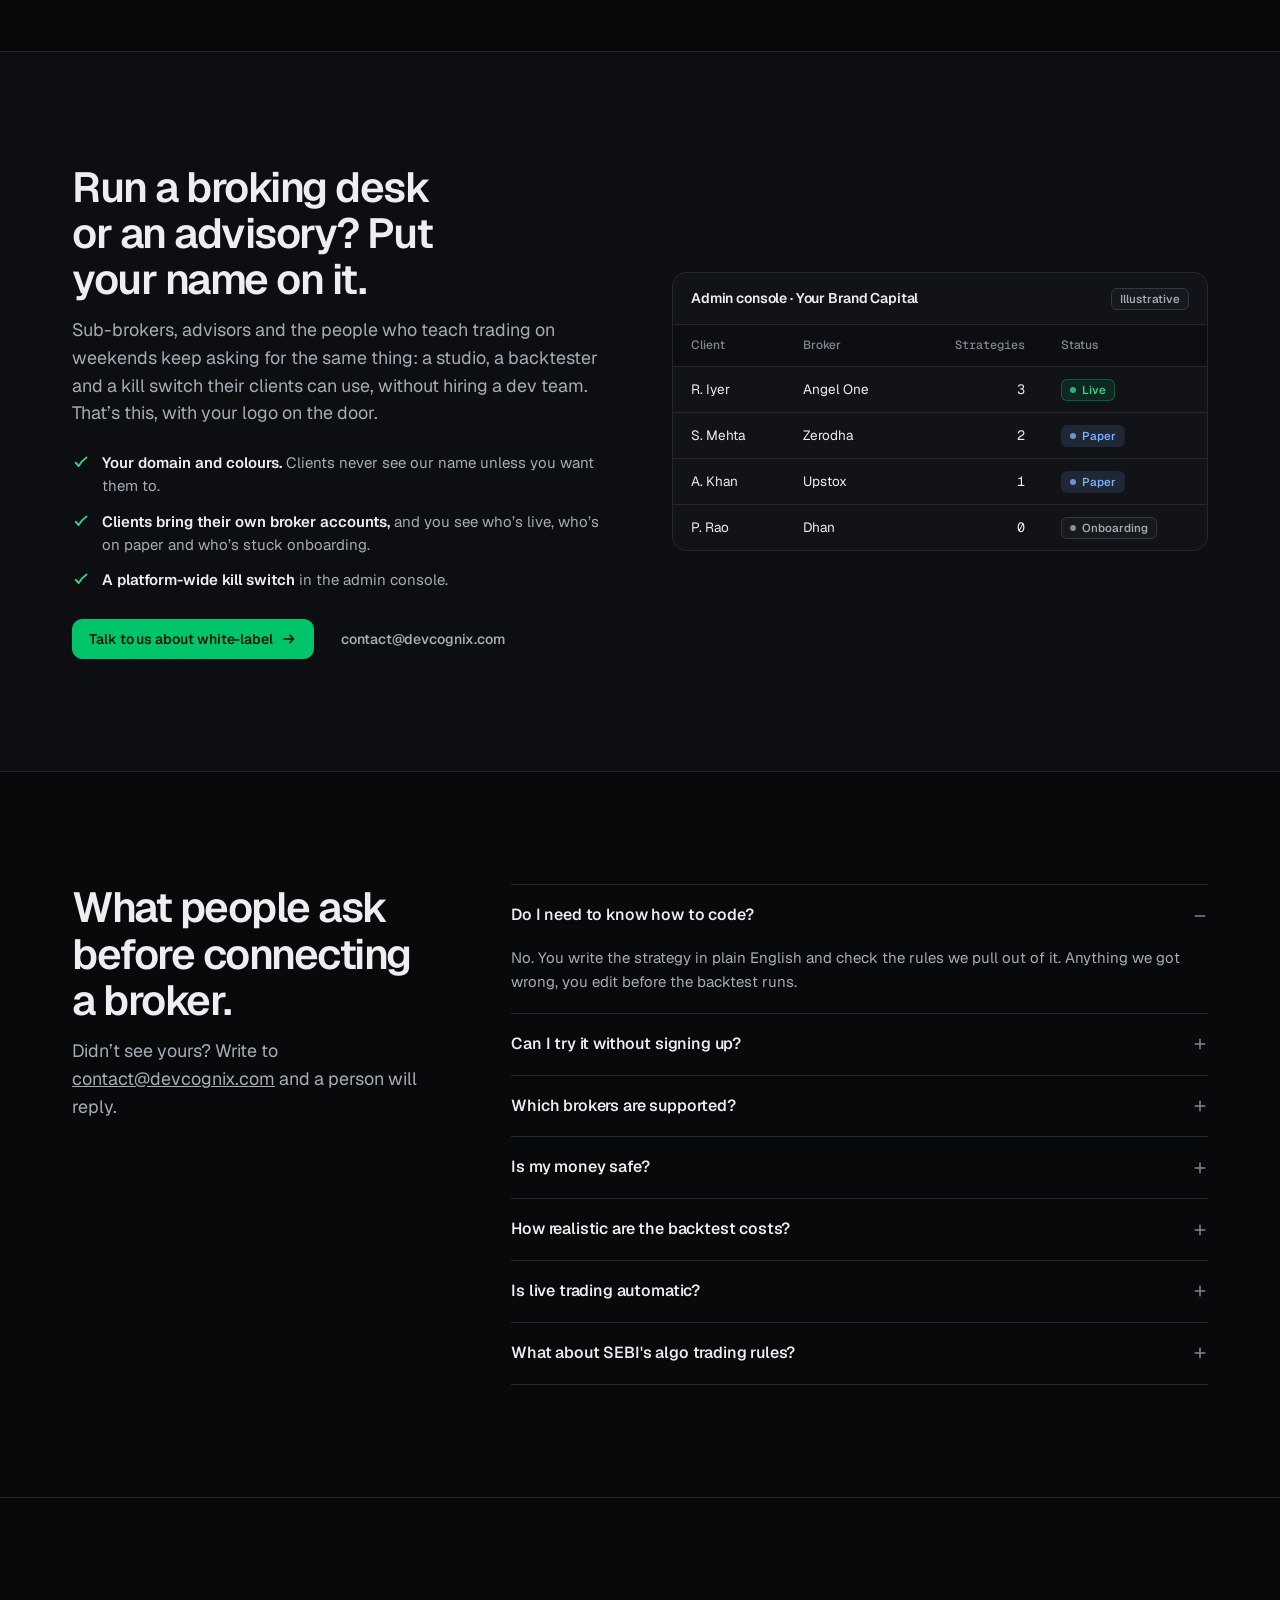
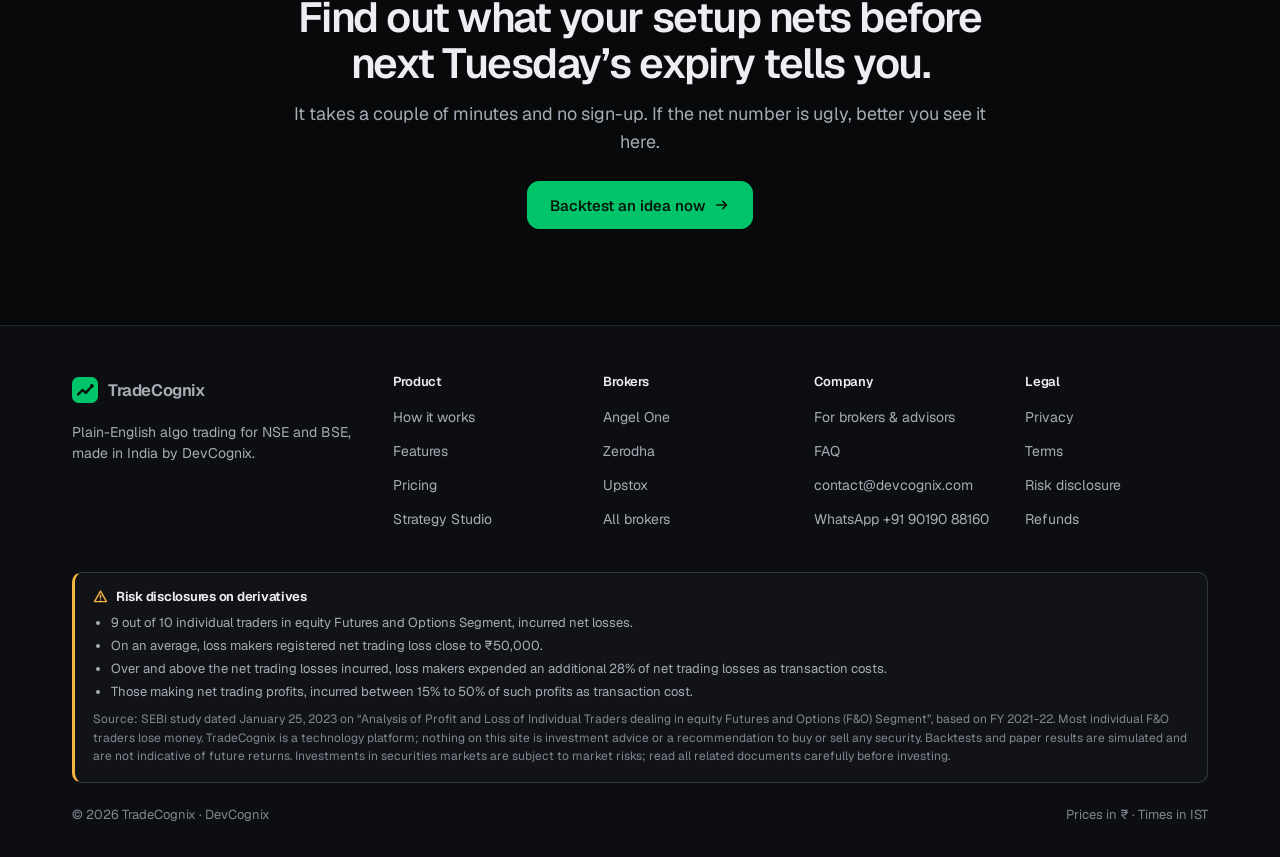
<file: web/index.html>
<!doctype html>
<html lang="en-IN" data-theme="dark">
  <head>
    <meta charset="utf-8" />
    <meta name="viewport" content="width=device-width, initial-scale=1, viewport-fit=cover" />
    <title>TradeCognix · Plain-English algo trading for Indian traders</title>
    <meta name="description" content="Describe a trading strategy in plain English. TradeCognix turns it into rules, backtests it on NSE data with real Indian costs (brokerage, STT, GST, stamp duty, slippage), paper-trades it, then runs it live through your own broker." />
    <meta name="theme-color" content="#08090b" media="(prefers-color-scheme: dark)" />
    <meta name="theme-color" content="#ffffff" media="(prefers-color-scheme: light)" />
    <meta name="color-scheme" content="dark light" />

    <link rel="canonical" href="https://artha00777.github.io/tradecognix/" />

    <!-- Open Graph / social (absolute URLs: GitHub Pages) -->
    <meta property="og:type" content="website" />
    <meta property="og:site_name" content="TradeCognix" />
    <meta property="og:url" content="https://artha00777.github.io/tradecognix/" />
    <meta property="og:title" content="TradeCognix · Plain-English algo trading for Indian traders" />
    <meta property="og:description" content="Describe a strategy in English, backtest it with real Indian costs, paper trade it, then go live through your own broker." />
    <meta property="og:image" content="https://artha00777.github.io/tradecognix/og.png" />
    <meta property="og:image:type" content="image/png" />
    <meta property="og:image:alt" content="TradeCognix: Write the strategy the way you'd say it. Then see what it nets after STT." />
    <meta property="og:image:width" content="1200" />
    <meta property="og:image:height" content="630" />
    <meta property="og:locale" content="en_IN" />
    <meta name="twitter:card" content="summary_large_image" />
    <meta name="twitter:title" content="TradeCognix · Plain-English algo trading for Indian traders" />
    <meta name="twitter:description" content="Describe a strategy in English, backtest it with real Indian costs, paper trade it, then go live through your own broker." />
    <meta name="twitter:image" content="https://artha00777.github.io/tradecognix/og.png" />

    <link rel="icon" type="image/svg+xml" href="mark.svg" />
    <link rel="icon" type="image/png" sizes="32x32" href="favicon-32.png" />
    <link rel="apple-touch-icon" href="apple-touch-icon.png" />

    <script>
      /* Theme before first paint: saved choice, else dark. */
      (function () { try { var t = localStorage.getItem("tc-theme"); document.documentElement.setAttribute("data-theme", t === "light" ? "light" : "dark"); } catch (e) {} })();
      /* Motion only when the visitor hasn't asked for reduced motion; motion.js drives it. */
      (function () { try { if (!window.matchMedia("(prefers-reduced-motion: reduce)").matches) document.documentElement.classList.add("motion"); } catch (e) {} })();
    </script>
    <link rel="preload" href="fonts/geist-latin.woff2" as="font" type="font/woff2" crossorigin />
    <link rel="stylesheet" href="styles.css" />

    <script type="application/ld+json">
      {
        "@context": "https://schema.org",
        "@type": "SoftwareApplication",
        "name": "TradeCognix",
        "applicationCategory": "FinanceApplication",
        "operatingSystem": "Web",
        "description": "Plain-English algo trading for Indian retail traders: describe a strategy in English, backtest it on NSE data with real Indian costs, paper trade it, then trade live through your own broker.",
        "inLanguage": "en-IN",
        "publisher": { "@type": "Organization", "name": "DevCognix", "email": "contact@devcognix.com" },
        "offers": [
          { "@type": "Offer", "name": "Free", "price": "0", "priceCurrency": "INR" },
          { "@type": "Offer", "name": "Pro (monthly)", "price": "999", "priceCurrency": "INR" },
          { "@type": "Offer", "name": "Pro (yearly)", "price": "9990", "priceCurrency": "INR" },
          { "@type": "Offer", "name": "Elite (monthly)", "price": "2499", "priceCurrency": "INR" }
        ]
      }
    </script>
  </head>
  <body>
    <a class="skip" href="#main">Skip to content</a>

    <!-- Icon sprite -->
    <svg width="0" height="0" style="position:absolute" aria-hidden="true" focusable="false">
      <defs>
        <symbol id="tc-mark" viewBox="0 0 32 32"><rect width="32" height="32" rx="8" fill="#00C46A" /><path d="M7.5 21.5 13 16l4 3.5 7.5-8.5" fill="none" stroke="#03130A" stroke-width="3" stroke-linecap="round" stroke-linejoin="round" /><circle cx="24.5" cy="11" r="2.3" fill="#03130A" /></symbol>
        <symbol id="i-check" viewBox="0 0 16 16"><path d="M3.5 8.5l3 3 6-7" fill="none" stroke="currentColor" stroke-width="1.8" stroke-linecap="round" stroke-linejoin="round" /></symbol>
        <symbol id="i-arrow" viewBox="0 0 16 16"><path d="M3 8h10M9 4l4 4-4 4" fill="none" stroke="currentColor" stroke-width="1.6" stroke-linecap="round" stroke-linejoin="round" /></symbol>
        <symbol id="i-plus" viewBox="0 0 16 16"><path d="M8 3v10M3 8h10" fill="none" stroke="currentColor" stroke-width="1.6" stroke-linecap="round" /></symbol>
        <symbol id="i-pencil" viewBox="0 0 16 16"><path d="M3 13l.6-2.6L10.8 3.2a1.4 1.4 0 0 1 2 2L5.6 12.4z" fill="none" stroke="currentColor" stroke-width="1.4" stroke-linejoin="round" /></symbol>
        <symbol id="i-sun" viewBox="0 0 20 20"><g fill="none" stroke="currentColor" stroke-width="1.6" stroke-linecap="round"><circle cx="10" cy="10" r="3.5" /><path d="M10 2v1.5M10 16.5V18M2 10h1.5M16.5 10H18M4.3 4.3l1.1 1.1M14.6 14.6l1.1 1.1M4.3 15.7l1.1-1.1M14.6 5.4l1.1-1.1" /></g></symbol>
        <symbol id="i-moon" viewBox="0 0 20 20"><path d="M16 12.5A6.5 6.5 0 0 1 7.5 4a6.5 6.5 0 1 0 8.5 8.5z" fill="none" stroke="currentColor" stroke-width="1.6" stroke-linejoin="round" /></symbol>
        <symbol id="i-power" viewBox="0 0 16 16"><g fill="none" stroke="currentColor" stroke-width="1.7" stroke-linecap="round"><path d="M8 2v6" /><path d="M4.6 4.2a5 5 0 1 0 6.8 0" /></g></symbol>
        <symbol id="i-warn" viewBox="0 0 16 16"><g fill="none" stroke="currentColor" stroke-width="1.5" stroke-linecap="round" stroke-linejoin="round"><path d="M8 2.2 14.4 13.5H1.6z" /><path d="M8 6.5v3M8 11.6v.1" /></g></symbol>
        <symbol id="i-info" viewBox="0 0 16 16"><g fill="none" stroke="currentColor" stroke-width="1.5" stroke-linecap="round"><circle cx="8" cy="8" r="6.2" /><path d="M8 7.3v3.6M8 5v.1" /></g></symbol>
        <symbol id="i-lock" viewBox="0 0 16 16"><g fill="none" stroke="currentColor" stroke-width="1.5" stroke-linejoin="round"><rect x="3" y="7" width="10" height="7" rx="1.6" /><path d="M5.5 7V5a2.5 2.5 0 0 1 5 0v2" /></g></symbol>
        <symbol id="i-plusmin" viewBox="0 0 16 16"><path d="M8 3v10M3 8h10" fill="none" stroke="currentColor" stroke-width="1.6" stroke-linecap="round" /></symbol>
        <!-- feature icons -->
        <symbol id="f-text" viewBox="0 0 20 20"><g fill="none" stroke="currentColor" stroke-width="1.6" stroke-linecap="round" stroke-linejoin="round"><path d="M4 5h12M4 9h8M4 13h10" /><path d="M14 15.5l1.5-1.5 2 2" /></g></symbol>
        <symbol id="f-rupee" viewBox="0 0 20 20"><g fill="none" stroke="currentColor" stroke-width="1.6" stroke-linecap="round" stroke-linejoin="round"><path d="M6 4h9M6 7.5h9M6 4h2.5a3.5 3.5 0 0 1 0 7H6l6.5 5.5" /></g></symbol>
        <symbol id="f-sweep" viewBox="0 0 20 20"><g fill="none" stroke="currentColor" stroke-width="1.6" stroke-linecap="round"><path d="M4 5h12M4 10h12M4 15h12" /><circle cx="8" cy="5" r="1.6" fill="currentColor" /><circle cx="13" cy="10" r="1.6" fill="currentColor" /><circle cx="6" cy="15" r="1.6" fill="currentColor" /></g></symbol>
        <symbol id="f-engine" viewBox="0 0 20 20"><g fill="none" stroke="currentColor" stroke-width="1.6" stroke-linecap="round" stroke-linejoin="round"><path d="M3 15l4-5 3 2.5L16 5" /><path d="M12.5 5H16v3.5" /></g></symbol>
        <symbol id="f-shield" viewBox="0 0 20 20"><g fill="none" stroke="currentColor" stroke-width="1.6" stroke-linejoin="round" stroke-linecap="round"><path d="M10 2.5 16 5v4.5c0 4-2.7 6.6-6 8-3.3-1.4-6-4-6-8V5z" /><path d="M7.5 10l2 2 3.5-4" /></g></symbol>
        <symbol id="f-bell" viewBox="0 0 20 20"><g fill="none" stroke="currentColor" stroke-width="1.6" stroke-linejoin="round" stroke-linecap="round"><path d="M5 13.5V9a5 5 0 0 1 10 0v4.5l1.5 1.5h-13z" /><path d="M8.5 17.5h3" /></g></symbol>
        <symbol id="f-book" viewBox="0 0 20 20"><g fill="none" stroke="currentColor" stroke-width="1.6" stroke-linejoin="round" stroke-linecap="round"><path d="M5 3h8l3 3v11H5z" /><path d="M8 9h5M8 12h5" /></g></symbol>
        <symbol id="f-plug" viewBox="0 0 20 20"><g fill="none" stroke="currentColor" stroke-width="1.6" stroke-linecap="round" stroke-linejoin="round"><path d="M8 12l4-4" /><path d="M9 6l1.5-1.5a3 3 0 0 1 4.2 4.2L13 10M11 14l-1.5 1.5a3 3 0 0 1-4.2-4.2L7 10" /></g></symbol>
        <!-- TradeCognix marketing icons: hand-drawn set, 24px grid, 1.5px stroke, round joins -->
        <symbol id="m-tick" viewBox="0 0 16 16"><path d="M3.2 8.7c1 .8 1.9 1.8 2.7 3C7.8 8.4 10 5.8 12.9 3.9" fill="none" stroke="currentColor" stroke-width="1.6" stroke-linecap="round" stroke-linejoin="round" /></symbol>
        <symbol id="m-arrow" viewBox="0 0 16 16"><path d="M2.75 8h9.5M8.9 4.4 12.5 8l-3.6 3.6" fill="none" stroke="currentColor" stroke-width="1.5" stroke-linecap="round" stroke-linejoin="round" /></symbol>
        <symbol id="ic-rule" viewBox="0 0 24 24"><g fill="none" stroke="currentColor" stroke-width="1.5" stroke-linecap="round" stroke-linejoin="round"><rect x="4" y="3.25" width="16" height="17.5" rx="2.75" /><path d="M7.75 7.75h3.5M13.5 7.75h2.75M7.75 11.75h8.5" /><rect x="7.75" y="14.75" width="5" height="2.75" rx="1.375" /><path d="M15.25 16.1h1" /></g></symbol>
        <symbol id="ic-rupee" viewBox="0 0 24 24"><g fill="none" stroke="currentColor" stroke-width="1.5" stroke-linecap="round" stroke-linejoin="round"><path d="M11 5a8 8 0 1 0 8 8h-8z" /><path d="M13.5 2.75a7.75 7.75 0 0 1 7.75 7.75H13.5z" fill="currentColor" fill-opacity=".3" /><path d="M6.1 10.6h4.4M6.1 12.6h4.4M6.1 10.6h1.3a2 2 0 0 1 0 4H6.1l3.7 3.3" /></g></symbol>
        <symbol id="ic-sweep" viewBox="0 0 24 24"><g fill="none" stroke="currentColor" stroke-width="1.5" stroke-linejoin="round"><rect x="3.5" y="3.5" width="4.5" height="4.5" rx="1.25" /><rect x="9.75" y="3.5" width="4.5" height="4.5" rx="1.25" /><rect x="16" y="3.5" width="4.5" height="4.5" rx="1.25" /><rect x="3.5" y="9.75" width="4.5" height="4.5" rx="1.25" /><rect x="9.75" y="9.75" width="4.5" height="4.5" rx="1.25" fill="currentColor" fill-opacity=".35" /><rect x="16" y="9.75" width="4.5" height="4.5" rx="1.25" /><rect x="3.5" y="16" width="4.5" height="4.5" rx="1.25" /><rect x="9.75" y="16" width="4.5" height="4.5" rx="1.25" /><rect x="16" y="16" width="4.5" height="4.5" rx="1.25" /></g></symbol>
        <symbol id="ic-cross" viewBox="0 0 24 24"><g fill="none" stroke="currentColor" stroke-width="1.5" stroke-linecap="round" stroke-linejoin="round"><path d="M3 9.5C9 9.5 12 15 21 15" stroke-dasharray="0.01 3" /><path d="M3 18C8 18 10 7 21 7" /><circle cx="10.27" cy="11.94" r="2.1" fill="var(--surface, #111317)" /><path d="M18.5 4.75 21 7l-2.5 2.25" /></g></symbol>
        <symbol id="ic-candle" viewBox="0 0 24 24"><g fill="none" stroke="currentColor" stroke-width="1.5" stroke-linecap="round" stroke-linejoin="round"><path d="M7.5 3v3.5M7.5 15.5V21" /><rect x="5.25" y="6.5" width="4.5" height="9" rx="1.1" /><path d="M16.5 4.5V9M16.5 14.5v4" /><rect x="14.25" y="9" width="4.5" height="5.5" rx="1.1" fill="currentColor" fill-opacity=".3" /></g></symbol>
        <symbol id="ic-shield" viewBox="0 0 24 24"><g fill="none" stroke="currentColor" stroke-width="1.5" stroke-linecap="round" stroke-linejoin="round"><path d="M12 3.1 19 5.8v5.3c0 4.6-3 7.8-7 9.4-4-1.6-7-4.8-7-9.4V5.8z" /><path d="M12 8.4v3.7" /><path d="M9.55 9.9a3.45 3.45 0 1 0 4.9 0" /></g></symbol>
        <symbol id="ic-plug" viewBox="0 0 24 24"><g fill="none" stroke="currentColor" stroke-width="1.5" stroke-linecap="round" stroke-linejoin="round"><path d="M9 3v4M15 3v4" /><path d="M6.5 7h11v3.25a5.5 5.5 0 0 1-11 0z" /><path d="M12 15.75v2.5c0 1.5 1 2.5 2.5 2.5H17" /></g></symbol>
        <symbol id="ic-plane" viewBox="0 0 24 24"><g fill="none" stroke="currentColor" stroke-width="1.5" stroke-linecap="round" stroke-linejoin="round"><path d="M20.75 3.75 3.5 10.6l5.8 2.3 2.3 6.35 3.1-4.05 4 2.9z" /><path d="M9.3 12.9 20.75 3.75" /></g></symbol>
        <symbol id="ic-tag" viewBox="0 0 24 24"><g fill="none" stroke="currentColor" stroke-width="1.5" stroke-linecap="round" stroke-linejoin="round"><path d="M3.75 12.4V5.25c0-.83.67-1.5 1.5-1.5h7.15l8 8-8.75 8.75z" /><circle cx="8.25" cy="8.25" r="1.4" /><path d="M10.5 13.5l3-3M12.75 15.75l3-3" /></g></symbol>
        <!-- app nav icons -->
        <symbol id="n-home" viewBox="0 0 20 20"><rect x="3" y="3" width="6" height="6" rx="1.5" /><rect x="11" y="3" width="6" height="6" rx="1.5" /><rect x="3" y="11" width="6" height="6" rx="1.5" /><rect x="11" y="11" width="6" height="6" rx="1.5" /></symbol>
        <symbol id="n-studio" viewBox="0 0 20 20"><path d="M4 15.5l.7-3L13 4.2a1.5 1.5 0 0 1 2.1 2.1L6.8 14.6z" /><path d="M11.5 5.7l2.1 2.1" /><path d="M10 16h6" /></symbol>
        <symbol id="n-bt" viewBox="0 0 20 20"><path d="M3 17h14M3 17V3" /><path d="M6 13l3-4 3 2 4-6" /></symbol>
        <symbol id="n-live" viewBox="0 0 20 20"><circle cx="10" cy="10" r="2" /><path d="M6.5 6.5a5 5 0 0 0 0 7M13.5 6.5a5 5 0 0 1 0 7M4 4a8.5 8.5 0 0 0 0 12M16 4a8.5 8.5 0 0 1 0 12" /></symbol>
        <symbol id="n-journal" viewBox="0 0 20 20"><path d="M5 3h8l3 3v11H5z" /><path d="M8 9h5M8 12h5" /></symbol>
        <symbol id="n-broker" viewBox="0 0 20 20"><path d="M8 12l4-4" /><path d="M9 6l1.5-1.5a3 3 0 0 1 4.2 4.2L13 10M11 14l-1.5 1.5a3 3 0 0 1-4.2-4.2L7 10" /></symbol>
        <symbol id="n-settings" viewBox="0 0 20 20"><circle cx="10" cy="10" r="2.5" /><path d="M10 2.5v2M10 15.5v2M2.5 10h2M15.5 10h2M4.7 4.7l1.4 1.4M13.9 13.9l1.4 1.4M4.7 15.3l1.4-1.4M13.9 6.1l1.4-1.4" /></symbol>
        <symbol id="n-more" viewBox="0 0 20 20"><circle cx="5" cy="10" r="1.2" /><circle cx="10" cy="10" r="1.2" /><circle cx="15" cy="10" r="1.2" /></symbol>
      </defs>
    </svg>

    <!-- =========================== MARKETING SITE =========================== -->
    <div class="site" id="x-site">
      <header class="nav" id="top">
        <div class="wrap nav__in">
          <a class="logo" href="#top" aria-label="TradeCognix home"><svg class="logo__mark" aria-hidden="true"><use href="#tc-mark" /></svg><span class="logo__word">TradeCognix</span></a>
          <nav class="nav__links" aria-label="Main">
            <a href="#how">How it works</a><a href="#features">Product</a><a href="#brokers">Brokers</a><a href="#pricing">Pricing</a><a href="#partners">For brokers &amp; advisors</a><a href="#faq">FAQ</a>
          </nav>
          <div class="nav__right">
            <button class="icon-btn theme-toggle" type="button" data-theme-toggle aria-label="Switch colour theme"><svg class="i-moon" aria-hidden="true"><use href="#i-moon" /></svg><svg class="i-sun" aria-hidden="true"><use href="#i-sun" /></svg></button>
            <button class="btn btn--ghost btn--sm nav__signin" type="button" data-open-app="dashboard">Sign in</button>
            <button class="btn btn--primary btn--sm" type="button" data-open-app="studio">Try it free</button>
            <button class="icon-btn nav__burger" type="button" aria-label="Open menu" aria-expanded="false" aria-controls="nav-menu" data-menu><span class="burger" aria-hidden="true"><i></i><i></i><i></i></span></button>
          </div>
        </div>
        <nav class="nav__menu" id="nav-menu" aria-label="Main" hidden>
          <a href="#how">How it works</a><a href="#features">Product</a><a href="#brokers">Brokers</a><a href="#pricing">Pricing</a><a href="#partners">For brokers &amp; advisors</a><a href="#faq">FAQ</a>
          <button class="btn btn--ghost" type="button" data-open-app="dashboard">Sign in</button>
        </nav>
      </header>
      <div class="tk" role="region" aria-label="Index ticker, illustrative values only">
        <span class="tk__tag">Illustrative · not live</span>
        <div class="tk__vp"><div class="tk__run"><div class="tk__set"><span class="tk__i"><b>NIFTY 50</b><span class="num">24,612.35</span><span class="num up">+0.42%</span></span><span class="tk__i"><b>BANKNIFTY</b><span class="num">52,184.10</span><span class="num down">−0.31%</span></span><span class="tk__i"><b>FINNIFTY</b><span class="num">23,940.55</span><span class="num up">+0.18%</span></span><span class="tk__i"><b>SENSEX</b><span class="num">80,945.20</span><span class="num up">+0.37%</span></span><span class="tk__i"><b>INDIA VIX</b><span class="num">13.42</span><span class="num down">−2.10%</span></span><span class="tk__i"><b>MIDCPNIFTY</b><span class="num">12,486.70</span><span class="num up">+0.64%</span></span></div><div class="tk__set" aria-hidden="true"><span class="tk__i"><b>NIFTY 50</b><span class="num">24,612.35</span><span class="num up">+0.42%</span></span><span class="tk__i"><b>BANKNIFTY</b><span class="num">52,184.10</span><span class="num down">−0.31%</span></span><span class="tk__i"><b>FINNIFTY</b><span class="num">23,940.55</span><span class="num up">+0.18%</span></span><span class="tk__i"><b>SENSEX</b><span class="num">80,945.20</span><span class="num up">+0.37%</span></span><span class="tk__i"><b>INDIA VIX</b><span class="num">13.42</span><span class="num down">−2.10%</span></span><span class="tk__i"><b>MIDCPNIFTY</b><span class="num">12,486.70</span><span class="num up">+0.64%</span></span></div></div></div>
      </div>

      <main id="main">
        <!-- Hero -->
        <section class="hero" aria-labelledby="hero-title">
          <canvas class="hero__bg" aria-hidden="true"></canvas>
          <div class="wrap hero__grid">
            <div class="hero__copy">
              <p class="hero__eyebrow"><b>Beta</b>Angel One is live.<span class="hide-sm"> Eleven more brokers are on the way.</span></p>
              <h1 class="h1" id="hero-title">Write the strategy the way you&rsquo;d say it. Then see what it <span class="shine">nets after STT.</span></h1>
              <p class="hero__sub">The 9:20 straddle you&rsquo;ve been placing by hand, or the EMA cross a friend swears by. Type it out, check the rules we pull from it, and backtest on NSE data with brokerage, STT, GST, stamp duty and slippage taken out of every fill. Still making money? Paper trade it, then take it live through your own broker.</p>
              <button class="btn btn--primary btn--lg" type="button" data-open-app="studio" data-magnetic>Backtest an idea now <svg aria-hidden="true"><use href="#m-arrow" /></svg></button>
              <div class="hero__meta">
                <span><svg aria-hidden="true"><use href="#m-tick" /></svg>Backtests need no account</span>
                <span><svg aria-hidden="true"><use href="#m-tick" /></svg>Your money never leaves your broker</span>
              </div>
            </div>

            <figure class="mock" aria-label="Product preview: a plain-English strategy parsed into rules with its backtest equity curve. Illustrative data.">
              <div class="mock__win">
                <div class="mock__bar"><strong>9/21 EMA crossover</strong><span class="num">NIFTY · 15m</span><span class="badge badge--live" data-hero-status>Backtested</span></div>
                <div class="mock__body">
                  <div class="mock__left">
                    <p class="mock__prompt" data-type><small>Your words</small>Buy Nifty ATM call when 9 EMA crosses above 21 EMA on 15-min candles after 9:30. Exit on opposite cross or 3:15 PM. Max 2 trades a day.</p>
                    <dl class="spec">
                      <div><dt>Instrument</dt><dd>NIFTY · Buy ATM CE</dd></div>
                      <div><dt>Entry</dt><dd>EMA 9 ▲ EMA 21</dd></div>
                      <div><dt>Window</dt><dd>after 09:30 IST</dd></div>
                      <div><dt>Exit</dt><dd>opp. cross / 15:15</dd></div>
                      <div><dt>Risk</dt><dd>2 trades/day</dd></div>
                    </dl>
                  </div>
                  <div class="mock__right">
                    <div class="mock__kpis">
                      <div><span>Net P&amp;L</span><strong class="up" data-count="53000" data-pre="₹">₹53,000</strong></div>
                      <div><span>Win rate</span><strong data-count="50.8" data-dec="1" data-suf="%">50.8%</strong></div>
                      <div><span>Profit factor</span><strong data-count="1.14" data-dec="2">1.14</strong></div>
                      <div><span>Costs</span><strong class="down" data-count="77000" data-pre="₹">₹77,000</strong></div>
                    </div>
                    <div class="mock__chart">
                      <svg viewBox="0 0 440 172" aria-hidden="true">
                        <g class="grid"><line x1="34" x2="440" y1="13" y2="13" /><line x1="34" x2="440" y1="53.9" y2="53.9" /><line x1="34" x2="440" y1="94.8" y2="94.8" /></g>
                        <g class="axis"><text x="0" y="56.9">₹40k</text><text x="0" y="97.8">₹20k</text><text x="8" y="138.6">₹0</text>
                          <text x="40" y="168">Sep ’24</text><text x="160" y="168">Jun ’25</text><text x="280" y="168">Mar ’26</text><text x="400" y="168">Nov ’26</text></g>
                        <line class="zero" x1="34" x2="440" y1="135.6" y2="135.6" />
                        <g transform="translate(40 14)">
                          <path class="eq-fill" d="M0,107.6 L4.5,107.6 L9,103 L13.5,102.9 L18,103.3 L22.5,107.4 L27,107.2 L31.5,98.9 L36,94.9 L40.4,87.1 L44.9,84.1 L49.4,80.2 L53.9,77.6 L58.4,86.1 L62.9,79.5 L67.4,74.9 L71.9,70.4 L76.4,79.1 L80.9,88.1 L85.4,92 L89.9,93.3 L94.4,89.9 L98.9,88.7 L103.4,84 L107.9,86.4 L112.4,83 L116.9,79.2 L121.3,81.6 L125.8,69.8 L130.3,64.9 L134.8,56.2 L139.3,58.4 L143.8,61.4 L148.3,61.9 L152.8,61.1 L157.3,55.8 L161.8,52.7 L166.3,53.9 L170.8,58.2 L175.3,59.8 L179.8,51 L184.3,54.3 L188.8,51.3 L193.3,47.3 L197.8,54.7 L202.2,52.9 L206.7,43.6 L211.2,54.2 L215.7,54.6 L220.2,53.8 L224.7,57.2 L229.2,52.7 L233.7,51.5 L238.2,58.9 L242.7,52.4 L247.2,46.8 L251.7,39.6 L256.2,29.4 L260.7,25.7 L265.2,23.5 L269.7,29.8 L274.2,24.6 L278.7,26.8 L283.1,28 L287.6,34.1 L292.1,38.5 L296.6,40.2 L301.1,30.9 L305.6,41.6 L310.1,48.9 L314.6,46 L319.1,35.7 L323.6,30.7 L328.1,40.7 L332.6,54.4 L337.1,50.7 L341.6,53.6 L346.1,58.9 L350.6,51.5 L355.1,43.3 L359.6,40.9 L364,37.9 L368.5,33.8 L373,22.6 L377.5,17.4 L382,12.8 L386.5,8 L391,15.9 L395.5,6.7 L400,0 L400,121.6 L0,121.6Z" transform="scale(1 1)" />
                          <path class="eq" d="M0,107.6 L4.5,107.6 L9,103 L13.5,102.9 L18,103.3 L22.5,107.4 L27,107.2 L31.5,98.9 L36,94.9 L40.4,87.1 L44.9,84.1 L49.4,80.2 L53.9,77.6 L58.4,86.1 L62.9,79.5 L67.4,74.9 L71.9,70.4 L76.4,79.1 L80.9,88.1 L85.4,92 L89.9,93.3 L94.4,89.9 L98.9,88.7 L103.4,84 L107.9,86.4 L112.4,83 L116.9,79.2 L121.3,81.6 L125.8,69.8 L130.3,64.9 L134.8,56.2 L139.3,58.4 L143.8,61.4 L148.3,61.9 L152.8,61.1 L157.3,55.8 L161.8,52.7 L166.3,53.9 L170.8,58.2 L175.3,59.8 L179.8,51 L184.3,54.3 L188.8,51.3 L193.3,47.3 L197.8,54.7 L202.2,52.9 L206.7,43.6 L211.2,54.2 L215.7,54.6 L220.2,53.8 L224.7,57.2 L229.2,52.7 L233.7,51.5 L238.2,58.9 L242.7,52.4 L247.2,46.8 L251.7,39.6 L256.2,29.4 L260.7,25.7 L265.2,23.5 L269.7,29.8 L274.2,24.6 L278.7,26.8 L283.1,28 L287.6,34.1 L292.1,38.5 L296.6,40.2 L301.1,30.9 L305.6,41.6 L310.1,48.9 L314.6,46 L319.1,35.7 L323.6,30.7 L328.1,40.7 L332.6,54.4 L337.1,50.7 L341.6,53.6 L346.1,58.9 L350.6,51.5 L355.1,43.3 L359.6,40.9 L364,37.9 L368.5,33.8 L373,22.6 L377.5,17.4 L382,12.8 L386.5,8 L391,15.9 L395.5,6.7 L400,0" />
                        </g>
                      </svg>
                    </div>
                    <p class="mock__costs"><span>Gross <b>₹1,30,000</b></span><span>− Costs <b>₹77,000</b></span><span>= Net <b class="up">₹53,000</b></span><span>382 trades</span></p>
                  </div>
                </div>
              </div>
              <div class="mock__float" aria-hidden="true">
                <header><span class="dot-live"></span>Paper session<span class="faint">IST</span></header>
                <div class="olog">
                  <div><span class="t">09:45:00</span><span class="up">BUY</span><span>NIFTY 24650 CE × 75</span><span>112.40</span></div>
                  <div><span class="t">11:15:00</span><span class="down">SELL</span><span>NIFTY 24650 CE × 75</span><span>138.05</span></div>
                  <div><span class="t">13:30:00</span><span class="up">BUY</span><span>NIFTY 24700 CE × 75</span><span>96.15</span></div>
                </div>
              </div>
              <figcaption class="mock__caption">Illustrative backtest from a reference study. Not a performance claim.</figcaption>
            </figure>
          </div>
        </section>

        <!-- Brokers -->
        <section class="brokers" id="brokers" aria-labelledby="brokers-title">
          <div class="wrap">
            <div class="brokers__top">
              <p id="brokers-title">Orders go out through the broker you already use. We never touch the money.</p>
              <span class="note">Angel One SmartAPI is live · others rolling out</span>
            </div>
            <div class="brokers__row">
              <div class="wordmark"><span class="wordmark__logo"><img src="brokers/angel-one.png" alt="Angel One" width="160" height="40" loading="lazy" decoding="async" /></span><small class="is-live"><span class="dot-live" aria-hidden="true"></span>Live</small></div>
              <div class="wordmark"><span class="wordmark__logo"><img src="brokers/zerodha.svg" alt="Zerodha" width="160" height="40" loading="lazy" decoding="async" /></span><small>Kite Connect · soon</small></div>
              <div class="wordmark"><span class="wordmark__logo"><img src="brokers/upstox.svg" alt="Upstox" width="160" height="40" loading="lazy" decoding="async" /></span><small>Upstox API · soon</small></div>
              <div class="wordmark"><span class="wordmark__logo"><img src="brokers/dhan.svg" alt="Dhan" width="160" height="40" loading="lazy" decoding="async" /></span><small>DhanHQ · soon</small></div>
              <div class="wordmark"><span class="wordmark__logo"><img src="brokers/fyers.svg" alt="Fyers" width="160" height="40" loading="lazy" decoding="async" /></span><small>Fyers API · soon</small></div>
              <div class="wordmark"><span class="wordmark__logo"><img src="brokers/groww.png" alt="Groww" width="160" height="40" loading="lazy" decoding="async" /></span><small>Trade API · soon</small></div>
              <div class="wordmark"><span class="wordmark__logo"><img src="brokers/icici-direct.svg" alt="ICICI Direct" width="160" height="40" loading="lazy" decoding="async" /></span><small>Breeze · soon</small></div>
              <div class="wordmark"><span class="wordmark__logo"><img src="brokers/kotak-neo.svg" alt="Kotak Neo" width="160" height="40" loading="lazy" decoding="async" /></span><small>Neo API · soon</small></div>
              <div class="wordmark"><span class="wordmark__logo"><img src="brokers/5paisa.svg" alt="5paisa" width="160" height="40" loading="lazy" decoding="async" /></span><small>Xstream · soon</small></div>
              <div class="wordmark"><span class="wordmark__logo"><img src="brokers/alice-blue.svg" alt="Alice Blue" width="160" height="40" loading="lazy" decoding="async" /></span><small>ANT API · soon</small></div>
              <div class="wordmark"><span class="wordmark__logo"><img src="brokers/shoonya.svg" alt="Shoonya" width="160" height="40" loading="lazy" decoding="async" /></span><small>Finvasia · soon</small></div>
              <div class="wordmark"><span class="wordmark__logo"><img src="brokers/motilal-oswal.png" alt="Motilal Oswal" width="160" height="40" loading="lazy" decoding="async" /></span><small>MO API · soon</small></div>
            </div>
          </div>
        </section>

        <!-- How it works -->
        <section class="sec" id="how" aria-labelledby="how-title">
          <div class="wrap">
            <div class="sec__head">
              <h2 class="h2" id="how-title">How an idea gets from your head to the order book.</h2>
              <p class="lede">Nothing goes live by accident. Until you pick a broker and type LIVE yourself, every rupee on screen is pretend.</p>
            </div>
            <div class="steps"><span class="steps__line" aria-hidden="true"><i></i></span>
              <article class="card step">
                <span class="step__n">1</span>
                <h3>Write it down, rough is fine</h3>
                <p>&ldquo;Sell the Bank Nifty ATM straddle at 9:20, stop loss 25%, out by 3:10.&rdquo; That&rsquo;s enough to start. We pull out the instrument, timing, entry, exit and stop, and show each one so you can fix whatever we misread.</p>
                <div class="step__ui">
                  <div class="chips-static"><span>BANKNIFTY</span><span>Sell ATM straddle</span><span>09:20</span><span>SL 25%</span><span>exit 15:10</span></div>
                </div>
              </article>
              <article class="card step">
                <span class="step__n">2</span>
                <h3>Backtest it with the charges left in</h3>
                <p>Each simulated fill pays brokerage, STT, exchange and SEBI fees, GST, stamp duty and slippage. Gross and net sit side by side. The gap between them is usually the most useful number on the screen.</p>
                <div class="step__ui" aria-hidden="true">
                  <div class="row"><span>Gross P&amp;L</span><span>₹1,30,000</span></div>
                  <div class="bar"><i style="width:59%;background:var(--down);opacity:.7"></i><i style="width:41%;background:var(--brand)"></i></div>
                  <div class="row"><span>Costs · Net</span><span><span class="down">₹77,000</span> · <span class="up">₹53,000</span></span></div>
                </div>
              </article>
              <article class="card step">
                <span class="step__n">3</span>
                <h3>Paper trade it, then decide</h3>
                <p>Run it on live prices for as long as you like with nothing at stake. Going live means choosing your broker and typing LIVE to confirm, and the kill switch that squares off everything is always one click away.</p>
                <div class="step__ui" aria-hidden="true">
                  <div class="row"><span>Paper · 9/21 EMA</span><span class="up">running</span></div>
                  <div class="row"><span>Live · needs “LIVE” confirm</span><span>off</span></div>
                </div>
              </article>
            </div>
          </div>
        </section>

        <!-- Features -->
        <section class="sec sec--tint" id="features" aria-labelledby="feat-title">
          <div class="wrap">
            <div class="sec__head">
              <h2 class="h2" id="feat-title">The parts we got tired of doing by hand.</h2>
              <p class="lede">Most of this started as a spreadsheet, a Python script and a lot of screenshots of contract notes.</p>
            </div>
            <div class="feats">
              <article class="feat"><span class="feat__icon"><svg aria-hidden="true"><use href="#ic-rule" /></svg></span><h3>Strategy Studio</h3><p>Type the idea the way you&rsquo;d text it to someone. You get back rules you can read, change and save, and if we misread &ldquo;after 9:30&rdquo; you&rsquo;ll see it before a single backtest runs.</p></article>
              <article class="feat"><span class="feat__icon"><svg aria-hidden="true"><use href="#ic-rupee" /></svg></span><h3>Charges, all of them</h3><p>Brokerage, STT, exchange and SEBI fees, stamp duty, GST and slippage on every fill. On option-selling setups, STT is often the line that turns a green month red.</p></article>
              <article class="feat"><span class="feat__icon"><svg aria-hidden="true"><use href="#ic-sweep" /></svg></span><h3>Parameter sweeps</h3><p>Not sure whether 5 or 15-minute candles work better, or a 9:20 or 9:45 start? Run the whole grid in one go and compare on net, not gross.</p></article>
              <article class="feat"><span class="feat__icon"><svg aria-hidden="true"><use href="#ic-cross" /></svg></span><h3>One engine from paper to live</h3><p>The code that paper trades your strategy is the code that sends live orders. There&rsquo;s no second version quietly drifting out of sync.</p></article>
              <article class="feat"><span class="feat__icon"><svg aria-hidden="true"><use href="#ic-shield" /></svg></span><h3>A kill switch you can reach</h3><p>Daily loss cap, max trades per day and a hard exit time. Plus one button that squares off everything when Bank Nifty decides to chop you up.</p></article>
              <article class="feat"><span class="feat__icon"><svg aria-hidden="true"><use href="#ic-plug" /></svg></span><h3>Your broker, your money</h3><p>Orders go through your broker&rsquo;s API and your funds stay exactly where they are today. We never hold a rupee of it.</p></article>
              <article class="feat"><span class="feat__icon"><svg aria-hidden="true"><use href="#ic-plane" /></svg></span><h3>Telegram alerts <span class="badge">Coming soon</span></h3><p>Entries, exits and halts will land on your phone, so you aren&rsquo;t staring at a terminal at 3:14 on expiry Tuesday. Coming to Pro and Elite.</p></article>
              <article class="feat"><span class="feat__icon"><svg aria-hidden="true"><use href="#ic-tag" /></svg></span><h3>Order tagging for SEBI&rsquo;s algo rules</h3><p>Every order carries its strategy tag. Live trading needs an explicit confirmation, and orders are routed the way NSE&rsquo;s retail-algo rules require.</p></article>
            </div>
          </div>
        </section>

        <!-- Cost transparency -->
        <section class="sec" aria-labelledby="cost-title">
          <div class="wrap costs">
            <div>
              <h2 class="h2" id="cost-title">Half the trades won. Charges ate 59% of the gross.</h2>
              <p class="lede">This is a plain 9/21 EMA cross on Nifty, run through the same engine you&rsquo;d use. &#8377;1.3 lakh gross became &#8377;53,000 net. Plenty of backtesters stop at the first number. We open with the second one, since that&rsquo;s what shows up in your ledger.</p>
            </div>
            <div class="card">
              <div class="panel__head"><h3>Sample backtest</h3><span class="note num">NIFTY 9/21 EMA · 15m · Sep 2024 – Nov 2026</span></div>
              <div class="panel__body waterfall" role="table" aria-label="Gross to net breakdown">
                <div class="eat" aria-hidden="true">
                  <div class="eat__labels"><span>Gross <b class="num">₹1,30,000</b></span><span class="eat__net">Net <b class="num up" data-eat-net>₹53,000</b></span></div>
                  <div class="eat__track"><i class="eat__gross"></i><i class="eat__cost"><span>charges</span></i></div>
                  <div class="eat__legend"><span>brokerage</span><span>STT</span><span>exchange + SEBI</span><span>stamp</span><span>GST</span><span>slippage</span></div>
                </div>
                <div class="wf-row" role="row"><span role="cell">Gross P&amp;L</span><span class="track" aria-hidden="true"><i style="left:0;width:100%;background:var(--text-3);opacity:.5"></i></span><span class="num" role="cell">₹1,30,000</span></div>
                <div class="wf-row" role="row"><span role="cell">Charges &amp; slippage</span><span class="track" aria-hidden="true"><i style="left:41%;width:59%;background:var(--down);opacity:.75"></i></span><span class="num down" role="cell">−₹77,000</span></div>
                <div class="wf-row wf-row--total" role="row"><span role="cell">Net P&amp;L</span><span class="track" aria-hidden="true"><i style="left:0;width:41%;background:var(--brand)"></i></span><span class="num up" role="cell">₹53,000</span></div>
                <div class="wf-row" role="row"><span role="cell">Trades · win rate</span><span></span><span class="num" role="cell">382 · 50.79%</span></div>
                <div class="wf-row" role="row"><span role="cell">Max drawdown</span><span></span><span class="num down" role="cell">₹35,500</span></div>
                <p class="note">From a reference study. Past performance is not indicative of future results.</p>
              </div>
            </div>
          </div>
        </section>

        <!-- Social proof goes here once it exists: real, attributed quotes (name, city, written consent) and auditable metrics with date and source. Never invented. -->

        <!-- Pricing -->
        <section class="sec" id="pricing" aria-labelledby="pricing-title">
          <div class="wrap">
            <div class="pricing__head">
              <div class="sec__head">
                <h2 class="h2" id="pricing-title">Backtesting costs nothing. You pay once real money is on the line.</h2>
                <p class="lede">Paper trade for as long as you want on the free plan. Pro is what switches on live orders through your broker.</p>
              </div>
              <div class="seg" role="group" aria-label="Billing period">
                <button type="button" aria-pressed="true" data-bill="m">Monthly</button>
                <button type="button" aria-pressed="false" data-bill="y">Yearly <small>2 months free</small></button>
              </div>
            </div>
            <div class="plans">
              <article class="card plan">
                <div class="plan__name">Free</div>
                <p class="plan__desc">For finding out whether an idea survives the charges.</p>
                <div class="price"><strong class="num">₹0</strong><span>forever</span></div>
                <p class="price__note">No card needed</p>
                <button class="btn btn--secondary btn--block" type="button" data-open-app="studio">Start free</button>
                <ul>
                  <li><svg aria-hidden="true"><use href="#m-tick" /></svg><span><strong>Paper trading</strong> on live prices</span></li>
                  <li><svg aria-hidden="true"><use href="#m-tick" /></svg><span><strong>5 backtests</strong> per day</span></li>
                  <li><svg aria-hidden="true"><use href="#m-tick" /></svg><span><strong>1 strategy</strong></span></li>
                  <li><svg aria-hidden="true"><use href="#m-tick" /></svg><span>Plain-English Strategy Studio</span></li>
                  <li><svg aria-hidden="true"><use href="#m-tick" /></svg><span>Real Indian cost model</span></li>
                </ul>
              </article>
              <article class="card plan plan--rec">
                <div class="plan__name">Pro <span class="badge badge--live badge--plain">Recommended</span></div>
                <p class="plan__desc">When you&rsquo;re ready to run it with real money.</p>
                <div class="price"><strong class="num" id="x-pro-price">₹999</strong><span id="x-pro-per">/month</span></div>
                <p class="price__note" id="x-pro-note">or ₹9,990/year</p>
                <button class="btn btn--primary btn--block" type="button" data-plan="pro">Get Pro</button>
                <ul>
                  <li><svg aria-hidden="true"><use href="#m-tick" /></svg><span>Everything in Free</span></li>
                  <li><svg aria-hidden="true"><use href="#m-tick" /></svg><span><strong>Live trading</strong> via your broker</span></li>
                  <li><svg aria-hidden="true"><use href="#m-tick" /></svg><span><strong>Parameter sweeps</strong></span></li>
                  <li><svg aria-hidden="true"><use href="#m-tick" /></svg><span><strong>Telegram alerts</strong> (coming soon)</span></li>
                  <li><svg aria-hidden="true"><use href="#m-tick" /></svg><span><strong>5 strategies</strong></span></li>
                </ul>
              </article>
              <article class="card plan">
                <div class="plan__name">Elite</div>
                <p class="plan__desc">If you run a few systems at once and want them watched together.</p>
                <div class="price"><strong class="num">₹2,499</strong><span>/month</span></div>
                <p class="price__note" id="x-elite-note">Billed monthly</p>
                <button class="btn btn--secondary btn--block" type="button" data-plan="elite">Get Elite</button>
                <ul>
                  <li><svg aria-hidden="true"><use href="#m-tick" /></svg><span>Everything in Pro</span></li>
                  <li><svg aria-hidden="true"><use href="#m-tick" /></svg><span><strong>Unlimited strategies</strong></span></li>
                  <li><svg aria-hidden="true"><use href="#m-tick" /></svg><span><strong>Priority support</strong></span></li>
                  <li><svg aria-hidden="true"><use href="#m-tick" /></svg><span><strong>Multi-strategy portfolio risk</strong> and daily P&amp;L digests</span></li>
                </ul>
              </article>
            </div>
            <p class="pricing__foot">Prices in Indian rupees. Brokerage, STT, exchange fees and other statutory charges are levied by your broker and the exchange, not by TradeCognix.</p>
          </div>
        </section>

        <!-- White label -->
        <section class="sec sec--tint" id="partners" aria-labelledby="partners-title">
          <div class="wrap biz">
            <div>
              <h2 class="h2" id="partners-title">Run a broking desk or an advisory? Put your name on it.</h2>
              <p class="lede">Sub-brokers, advisors and the people who teach trading on weekends keep asking for the same thing: a studio, a backtester and a kill switch their clients can use, without hiring a dev team. That&rsquo;s this, with your logo on the door.</p>
              <ul class="checks">
                <li><svg aria-hidden="true"><use href="#m-tick" /></svg><span><strong>Your domain and colours.</strong> Clients never see our name unless you want them to.</span></li>
                <li><svg aria-hidden="true"><use href="#m-tick" /></svg><span><strong>Clients bring their own broker accounts,</strong> and you see who&rsquo;s live, who&rsquo;s on paper and who&rsquo;s stuck onboarding.</span></li>
                <li><svg aria-hidden="true"><use href="#m-tick" /></svg><span><strong>A platform-wide kill switch</strong> in the admin console.</span></li>
              </ul>
              <div class="btns">
                <a class="btn btn--primary" href="mailto:contact@devcognix.com?subject=TradeCognix%20white-label%20enquiry">Talk to us about white-label <svg aria-hidden="true"><use href="#m-arrow" /></svg></a>
                <a class="btn btn--ghost" href="mailto:contact@devcognix.com">contact@devcognix.com</a>
              </div>
            </div>
            <div class="panel" aria-label="Admin console preview with illustrative data">
              <div class="panel__head"><h3>Admin console · Your Brand Capital</h3><span class="badge badge--plain">Illustrative</span></div>
              <div class="scroll-x">
                <table class="tbl">
                  <thead><tr><th scope="col">Client</th><th scope="col">Broker</th><th scope="col" class="r">Strategies</th><th scope="col">Status</th></tr></thead>
                  <tbody>
                    <tr><td>R. Iyer</td><td>Angel One</td><td class="r">3</td><td><span class="badge badge--live">Live</span></td></tr>
                    <tr><td>S. Mehta</td><td>Zerodha</td><td class="r">2</td><td><span class="badge badge--paper">Paper</span></td></tr>
                    <tr><td>A. Khan</td><td>Upstox</td><td class="r">1</td><td><span class="badge badge--paper">Paper</span></td></tr>
                    <tr><td>P. Rao</td><td>Dhan</td><td class="r">0</td><td><span class="badge">Onboarding</span></td></tr>
                  </tbody>
                </table>
              </div>
            </div>
          </div>
        </section>

        <!-- FAQ -->
        <section class="sec" id="faq" aria-labelledby="faq-title">
          <div class="wrap faq">
            <div class="sec__head">
              <h2 class="h2" id="faq-title">What people ask before connecting a broker.</h2>
              <p class="lede">Didn&rsquo;t see yours? Write to <a href="mailto:contact@devcognix.com">contact@devcognix.com</a> and a person will reply.</p>
            </div>
            <div>
              <details open><summary>Do I need to know how to code?<svg class="tgl" viewBox="0 0 16 16" aria-hidden="true"><path d="M3.25 8h9.5" /><path class="tgl__v" d="M8 3.25v9.5" /></svg></summary><p>No. You write the strategy in plain English and check the rules we pull out of it. Anything we got wrong, you edit before the backtest runs.</p></details>
              <details><summary>Can I try it without signing up?<svg class="tgl" viewBox="0 0 16 16" aria-hidden="true"><path d="M3.25 8h9.5" /><path class="tgl__v" d="M8 3.25v9.5" /></svg></summary><p>Yes. Write a strategy and backtest it straight away. You only need a free account once you start paper trading, because that&rsquo;s when there are sessions and a journal worth saving.</p></details>
              <details><summary>Which brokers are supported?<svg class="tgl" viewBox="0 0 16 16" aria-hidden="true"><path d="M3.25 8h9.5" /><path class="tgl__v" d="M8 3.25v9.5" /></svg></summary><p>Angel One (SmartAPI) works today. Zerodha, Upstox, Dhan, Fyers, Groww, ICICI Direct, Kotak Neo, 5paisa, Alice Blue, Shoonya (Finvasia) and Motilal Oswal are being added one at a time.</p></details>
              <details><summary>Is my money safe?<svg class="tgl" viewBox="0 0 16 16" aria-hidden="true"><path d="M3.25 8h9.5" /><path class="tgl__v" d="M8 3.25v9.5" /></svg></summary><p>Your funds stay in your broker account. TradeCognix never holds money. It only places orders through your broker&rsquo;s API, and your API credentials are encrypted at rest.</p></details>
              <details><summary>How realistic are the backtest costs?<svg class="tgl" viewBox="0 0 16 16" aria-hidden="true"><path d="M3.25 8h9.5" /><path class="tgl__v" d="M8 3.25v9.5" /></svg></summary><p>Each simulated trade pays brokerage, STT, exchange transaction charges, SEBI fees, stamp duty, GST and slippage. Gross and net are shown separately, and the results tell you when data is synthetic or option premiums are estimated rather than real.</p></details>
              <details><summary>Is live trading automatic?<svg class="tgl" viewBox="0 0 16 16" aria-hidden="true"><path d="M3.25 8h9.5" /><path class="tgl__v" d="M8 3.25v9.5" /></svg></summary><p>Only after you switch it on yourself with a two-step confirmation. The kill switch stops every strategy and squares off open positions in one go.</p></details>
              <details><summary>What about SEBI's algo trading rules?<svg class="tgl" viewBox="0 0 16 16" aria-hidden="true"><path d="M3.25 8h9.5" /><path class="tgl__v" d="M8 3.25v9.5" /></svg></summary><p>TradeCognix is designed around SEBI&rsquo;s retail algo framework. Orders go through your own broker, every order is tagged to its strategy, and kill switches and loss caps are always on. Under NSE&rsquo;s 20 Nov 2026 circular, a personal static IP is only for traders who code their own algos, so live trading for everyone else is enabled through partner brokers&rsquo; servers as they come on board. Backtesting and paper trading work today.</p></details>
            </div>
          </div>
        </section>

        <section class="cta-band" aria-labelledby="cta-title">
          <div class="wrap">
            <h2 class="h2" id="cta-title">Find out what your setup nets before next Tuesday&rsquo;s expiry tells you.</h2>
            <p class="lede" style="margin-inline:auto">It takes a couple of minutes and no sign-up. If the net number is ugly, better you see it here.</p>
            <div class="btns"><button class="btn btn--primary btn--lg" type="button" data-open-app="studio" data-magnetic>Backtest an idea now <svg aria-hidden="true"><use href="#m-arrow" /></svg></button></div>
          </div>
        </section>
      </main>

      <footer class="foot" id="contact">
        <div class="wrap">
          <div class="foot__cols">
            <div class="foot__brand">
              <a class="logo" href="#top" aria-label="TradeCognix, back to top"><svg class="logo__mark" aria-hidden="true"><use href="#tc-mark" /></svg><span class="logo__word">TradeCognix</span></a>
              <p>Plain-English algo trading for NSE and BSE, made in India by DevCognix.</p>
            </div>
            <div><h4>Product</h4><ul><li><a href="#how">How it works</a></li><li><a href="#features">Features</a></li><li><a href="#pricing">Pricing</a></li><li><a href="#/studio" data-open-app="studio">Strategy Studio</a></li></ul></div>
            <div><h4>Brokers</h4><ul><li><a href="#brokers">Angel One</a></li><li><a href="#brokers">Zerodha</a></li><li><a href="#brokers">Upstox</a></li><li><a href="#brokers">All brokers</a></li></ul></div>
            <div><h4>Company</h4><ul><li><a href="#partners">For brokers &amp; advisors</a></li><li><a href="#faq">FAQ</a></li><li><a href="mailto:contact@devcognix.com">contact@devcognix.com</a></li><li><a href="https://wa.me/919019088160" target="_blank" rel="noopener">WhatsApp +91 90190 88160</a></li></ul></div>
            <div><h4>Legal</h4><ul><li><a href="privacy.html">Privacy</a></li><li><a href="terms.html">Terms</a></li><li><a href="risk-disclosure.html">Risk disclosure</a></li><li><a href="refund.html">Refunds</a></li></ul></div>
          </div>

          <section class="risk" id="risk" aria-labelledby="risk-title">
            <h4 id="risk-title"><svg aria-hidden="true"><use href="#i-warn" /></svg>Risk disclosures on derivatives</h4>
            <ul>
              <li>9 out of 10 individual traders in equity Futures and Options Segment, incurred net losses.</li>
              <li>On an average, loss makers registered net trading loss close to ₹50,000.</li>
              <li>Over and above the net trading losses incurred, loss makers expended an additional 28% of net trading losses as transaction costs.</li>
              <li>Those making net trading profits, incurred between 15% to 50% of such profits as transaction cost.</li>
            </ul>
            <small>Source: SEBI study dated January 25, 2023 on “Analysis of Profit and Loss of Individual Traders dealing in equity Futures and Options (F&amp;O) Segment”, based on FY 2021-22. Most individual F&amp;O traders lose money. TradeCognix is a technology platform; nothing on this site is investment advice or a recommendation to buy or sell any security. Backtests and paper results are simulated and are not indicative of future returns. Investments in securities markets are subject to market risks; read all related documents carefully before investing.</small>
          </section>

          <div class="foot__bottom">
            <span>© 2026 TradeCognix · DevCognix</span>
            <span>Prices in ₹ · Times in IST</span>
          </div>
        </div>
      </footer>
    </div>

    <!-- =========================== APP =========================== -->
    <div class="app" id="x-app" hidden>
      <aside class="side">
        <a class="logo" href="#top" data-back aria-label="TradeCognix, back to site"><svg class="logo__mark" aria-hidden="true"><use href="#tc-mark" /></svg><span class="logo__word">TradeCognix</span></a>
        <nav class="tabs" aria-label="App">
          <span class="tabs__label">Workspace</span>
          <button class="tab" type="button" data-view="dashboard"><svg aria-hidden="true"><use href="#n-home" /></svg>Dashboard</button>
          <button class="tab" type="button" data-view="studio"><svg aria-hidden="true"><use href="#n-studio" /></svg><span class="lg">Strategy Studio</span><span class="sm">Studio</span></button>
          <button class="tab tab--desk" type="button" data-view="backtests"><svg aria-hidden="true"><use href="#n-bt" /></svg>Backtests<span class="count" id="x-bt-count"></span></button>
          <button class="tab" type="button" data-view="paper"><svg aria-hidden="true"><use href="#n-live" /></svg><span class="lg">Paper &amp; live</span><span class="sm">Live</span><span class="count" id="x-sess-count"></span></button>
          <button class="tab tab--desk" type="button" data-view="journal"><svg aria-hidden="true"><use href="#n-journal" /></svg>Journal</button>
          <button class="tab" type="button" data-view="brokers"><svg aria-hidden="true"><use href="#n-broker" /></svg>Brokers</button>
          <span class="tabs__label">Account</span>
          <button class="tab tab--desk" type="button" data-view="settings"><svg aria-hidden="true"><use href="#n-settings" /></svg>Settings</button>
          <button class="tab tab--more" type="button" data-view="settings"><svg aria-hidden="true"><use href="#n-more" /></svg>More</button>
        </nav>
        <div class="side__foot">
          <div class="side__demo" id="x-mode-card"><b><span class="dot-live" aria-hidden="true"></span><span id="x-mode-title">Demo workspace</span></b><span id="x-mode-text">Runs in your browser. Figures are illustrative.</span></div>
          <a class="side__back" href="#top" data-back><svg width="14" height="14" aria-hidden="true" style="transform:rotate(180deg)"><use href="#i-arrow" /></svg>Back to site</a>
        </div>
      </aside>

      <div class="app__col">
        <header class="top">
          <a class="logo top__logo" href="#top" data-back aria-label="Back to site"><svg class="logo__mark" aria-hidden="true"><use href="#tc-mark" /></svg></a>
          <p class="top__title" id="x-top-title">Dashboard</p>
          <span class="mkt" id="x-mkt" title="NSE equity session 09:15–15:30 IST, Mon–Fri. Exchange holidays not accounted for."><i aria-hidden="true"></i><span class="mkt__long" id="x-mkt-text">NSE</span><span class="num" id="x-clock">--:-- IST</span></span>
          <button class="kill" id="x-kill" type="button" aria-label="Kill switch: stop all running strategies"><svg aria-hidden="true"><use href="#i-power" /></svg><span>Kill switch</span></button>
          <button class="icon-btn theme-toggle" type="button" data-theme-toggle aria-label="Switch colour theme"><svg class="i-moon" aria-hidden="true"><use href="#i-moon" /></svg><svg class="i-sun" aria-hidden="true"><use href="#i-sun" /></svg></button>
          <button class="avatar is-guest" id="x-avatar" type="button" data-view="settings" aria-label="Account and settings">?</button>
        </header>

        <main class="main" id="x-main" tabindex="-1">
          <!-- Dashboard -->
          <section class="view" data-v="dashboard" hidden>
            <div class="vhead">
              <div><h1 id="x-greet">Good evening</h1><p id="x-dash-sub">Your demo portfolio at a glance. Illustrative numbers.</p></div>
              <button class="btn btn--primary" type="button" data-view="studio"><svg aria-hidden="true"><use href="#i-plus" /></svg>New strategy</button>
            </div>
            <div class="kpis">
              <div class="card kpi"><span id="x-k1l">Portfolio P&amp;L today</span><strong class="up" id="x-k1">+₹4,280</strong><small class="up" id="x-k1s">+0.86%</small></div>
              <div class="card kpi"><span id="x-k2l">Active strategies</span><strong id="x-k2">3</strong><small id="x-k2s">2 paper · 1 draft</small></div>
              <div class="card kpi"><span id="x-k3l">Open positions</span><strong id="x-k3">2</strong><small id="x-k3s">NIFTY CE · BANKNIFTY PE</small></div>
              <div class="card kpi"><span id="x-k4l">Win rate, 30 days</span><strong id="x-k4">54.2%</strong><small class="up" id="x-k4s">+3.1 pts</small></div>
            </div>
            <div class="dash">
              <div style="display:grid;gap:16px;min-width:0">
                <div class="panel">
                  <div class="panel__head"><h3 id="x-dash-h">Equity, last 30 sessions</h3><span class="note" id="x-dash-note">Demo account · ₹5,00,000 start</span></div>
                  <div class="panel__body">
                    <p class="cap" id="x-dash-cap">Equity rose from ₹5.00 L to ₹5.39 L over 30 sessions<small>Closing equity · illustrative</small></p>
                    <p class="hint" id="x-dash-empty" hidden></p>
                    <div class="chartbox" id="x-dash-box"><canvas id="x-dash-chart" role="img" aria-label="Demo equity rose from 5 lakh to about 5.39 lakh rupees over 30 sessions"></canvas></div>
                  </div>
                </div>
                <div class="panel">
                  <div class="panel__head"><h3>Strategies</h3><button class="btn btn--secondary btn--sm" type="button" data-view="studio">New strategy</button></div>
                  <div class="scroll-x">
                    <table class="tbl tbl--min">
                      <thead><tr><th scope="col">Strategy</th><th scope="col">Status</th><th scope="col" class="r">Today P&amp;L</th><th scope="col" class="r">Trades</th></tr></thead>
                      <tbody id="x-dash-strats">
                        <tr><td>9/21 EMA Crossover<span class="sub">NIFTY · 15m</span></td><td><span class="badge badge--paper">Paper</span></td><td class="r up">+₹3,120</td><td class="r">2</td></tr>
                        <tr><td>ORB Nifty<span class="sub">09:15–09:30 range</span></td><td><span class="badge">Draft</span></td><td class="r faint">—</td><td class="r">0</td></tr>
                        <tr><td>Short Straddle 09:20<span class="sub">BANKNIFTY</span></td><td><span class="badge badge--paper">Paper</span></td><td class="r up">+₹1,160</td><td class="r">1</td></tr>
                      </tbody>
                    </table>
                  </div>
                </div>
              </div>
              <div class="panel">
                <div class="panel__head"><h3>Get started</h3><span class="note num" id="x-ck-count">0/5</span></div>
                <div class="progressbar" style="margin-top:14px"><i id="x-ck-bar" style="width:0"></i></div>
                <ol class="checklist" id="x-checklist">
                  <li data-ck="describe"><button type="button" data-view="studio"><span class="tick"><svg aria-hidden="true"><use href="#i-check" /></svg></span><span class="ck-label">Describe a strategy<br /><small>Plain English, no code</small></span></button></li>
                  <li data-ck="backtest"><button type="button" data-view="studio"><span class="tick"><svg aria-hidden="true"><use href="#i-check" /></svg></span><span class="ck-label">Run a backtest<br /><small>Real Indian costs</small></span></button></li>
                  <li data-ck="account"><button type="button" data-auth-open><span class="tick"><svg aria-hidden="true"><use href="#i-check" /></svg></span><span class="ck-label">Create a free account<br /><small>Needed to paper trade</small></span></button></li>
                  <li data-ck="broker"><button type="button" data-view="brokers"><span class="tick"><svg aria-hidden="true"><use href="#i-check" /></svg></span><span class="ck-label">Connect your broker<br /><small>Angel One is live</small></span></button></li>
                  <li data-ck="paper"><button type="button" data-view="studio"><span class="tick"><svg aria-hidden="true"><use href="#i-check" /></svg></span><span class="ck-label">Start paper trading<br /><small>No money at risk</small></span></button></li>
                </ol>
              </div>
            </div>
          </section>

          <!-- Strategy Studio -->
          <section class="view" data-v="studio" hidden>
            <div class="vhead">
              <div><h1>Strategy Studio</h1><p>Describe it in plain English. Review the rules. Backtest with real Indian costs.</p></div>
              <button class="linkbtn" type="button" id="x-guide-show" hidden>Show guide</button>
              <span class="badge badge--plain" id="x-engine-note">Rule-based parser · demo</span>
            </div>
            <ol class="flow" id="x-flow" aria-label="Progress">
              <li data-step="1"><b>1</b><span>Describe</span><small>&nbsp;· plain English</small></li>
              <li data-step="2"><b>2</b><span>Backtest</span><small>&nbsp;· real costs</small></li>
              <li data-step="3"><b>3</b><span>Paper trade</span><small>&nbsp;· free account</small></li>
              <li data-step="4"><b>4</b><span>Go live</span><small>&nbsp;· your broker</small></li>
            </ol>
            <div class="guide" id="x-guide" role="region" aria-label="First-time guide" hidden>
              <span class="guide__step num" id="x-guide-step">1/3</span>
              <p class="guide__text" id="x-guide-text"></p>
              <div class="guide__actions">
                <button class="btn btn--ghost btn--sm" type="button" id="x-guide-act" hidden></button>
                <button class="guide__close" type="button" id="x-guide-close" aria-label="Hide the guide">Hide</button>
              </div>
            </div>
            <div class="studio">
              <div class="studio__left">
                <div class="panel">
                  <div class="panel__body">
                    <label class="label" for="x-input">Describe your strategy</label>
                    <div class="prompt-wrap" style="margin-top:8px">
                      <textarea id="x-input" class="textarea" maxlength="600" spellcheck="false" aria-describedby="x-input-hint" placeholder="e.g. Buy Nifty ATM call when 9 EMA crosses above 21 EMA on 15-min candles after 9:30 AM. Exit on opposite cross or 3:15 PM. Max 2 trades a day.">Buy Nifty ATM call when 9 EMA crosses above 21 EMA on 15-min candles after 9:30 AM. Exit on opposite cross or 3:15 PM. Max 2 trades a day.</textarea>
                    </div>
                    <div class="prompt-meta"><span class="hint" id="x-input-hint" aria-live="polite">Include instrument, entry, exit and a risk limit.</span><span class="hint num" id="x-count">0/600</span></div>
                    <div class="tpls" role="group" aria-labelledby="x-tpl-label">
                      <p class="tpls__label" id="x-tpl-label">Start from a template</p>
                      <div class="tpls__grid">
                      <button class="tpl" type="button" data-ex="Sell BankNifty ATM straddle at 9:20 AM on 5-min candles. Stop loss 25% on each leg. Exit everything at 3:10 PM. Max 1 trade a day." data-tpl="straddle"><span class="tpl__name">BankNifty 9:20 straddle</span><span class="tpl__desc">Sell both ATM legs at 9:20, 25% stop on each.</span><span class="tpl__tags">BankNifty · 5m · Options sell</span></button>
                      <button class="tpl" type="button" data-ex="Buy Nifty futures when 9 EMA crosses above 21 EMA on 15-min candles after 9:30 AM. Exit on opposite cross or 3:15 PM. Max 2 trades a day." data-tpl="ema"><span class="tpl__name">9/21 EMA cross</span><span class="tpl__desc">Ride Nifty futures on a 15-minute trend change.</span><span class="tpl__tags">Nifty · 15m · Futures</span></button>
                      <button class="tpl" type="button" data-ex="Buy Nifty ATM call when price breaks above the 9:15 to 9:30 opening range on 5-min candles. Stop loss 1%, target 2%. Exit by 3:15 PM. Max 1 trade a day." data-tpl="orb"><span class="tpl__name">Opening range breakout</span><span class="tpl__desc">Buy the ATM call when price clears the first 15 minutes.</span><span class="tpl__tags">Nifty · 5m · Options buy</span></button>
                      <button class="tpl" type="button" data-ex="Buy BankNifty futures when Supertrend 10,3 turns green on 5-min candles. Exit when Supertrend turns red or at 3:15 PM. Max 2 trades a day." data-tpl="st"><span class="tpl__name">Supertrend 10,3</span><span class="tpl__desc">Follow Supertrend flips on BankNifty futures.</span><span class="tpl__tags">BankNifty · 5m · Futures</span></button>
                      <button class="tpl" type="button" data-ex="Buy Reliance when RSI 14 drops below 30 on daily candles and sell when RSI crosses above 70. Stop loss 8%." data-tpl="rsi"><span class="tpl__name">RSI 30/70 swing</span><span class="tpl__desc">Buy Reliance when oversold, sell when overbought.</span><span class="tpl__tags">Reliance · Daily · Equity</span></button>
                      <button class="tpl" type="button" data-ex="Sell Nifty strangle 2 strikes out of the money at 9:30 AM on 5-min candles. Stop loss 30% on each leg. Exit at 3:15 PM. Max 1 trade a day." data-tpl="ic"><span class="tpl__name">9:30 short strangle</span><span class="tpl__desc">Sell Nifty 2 strikes out of the money, 30% stop on each leg.</span><span class="tpl__tags">Nifty · 5m · Options sell</span></button>
                      <button class="tpl" type="button" data-ex="Buy HDFC Bank when price pulls back to VWAP on 5-min candles after 10:00 AM while above 21 EMA. Stop loss 0.5%, target 1%. Exit at 3:15 PM. Max 2 trades a day." data-tpl="vwap"><span class="tpl__name">VWAP pullback</span><span class="tpl__desc">Buy HDFC Bank dips to VWAP while it trends up.</span><span class="tpl__tags">HDFC Bank · 5m · Equity</span></button>
                      <button class="tpl" type="button" data-ex="Sell BankNifty futures when price crosses below VWAP while below 21 EMA on 5-min candles after 9:45 AM. Stop loss 0.4%, target 0.8%. Exit at 3:15 PM. Max 2 trades a day." data-tpl="gap"><span class="tpl__name">VWAP breakdown short</span><span class="tpl__desc">Sell BankNifty futures when price slips under VWAP in a downtrend.</span><span class="tpl__tags">BankNifty · 5m · Futures</span></button>
                      </div>
                    </div>
                    <div class="studio__actions">
                      <button class="btn btn--primary" type="button" id="x-gen">Generate rules <kbd class="kbd-mod">Ctrl ↵</kbd></button>
                      <button class="btn btn--ghost btn--sm" type="button" id="x-clear">Clear</button>
                    </div>
                    <div class="progress" id="x-gen-prog"><i></i></div>
                    <p class="steplog" id="x-gen-log" aria-live="polite"></p>
                  </div>
                </div>

                <div class="panel" id="x-rules-panel" hidden>
                  <div class="panel__head"><h3>Parsed rules</h3><span class="note">Click a value to edit</span></div>
                  <div class="panel__body">
                    <p class="explain" id="x-explain" hidden></p>
                    <div class="rules" id="x-edit"></div>
                    <div class="studio__actions">
                      <button class="btn btn--primary" type="button" id="x-run">Run backtest <kbd class="kbd-mod">Ctrl ↵</kbd></button>
                      <button class="btn btn--secondary btn--sm" type="button" id="x-save" hidden>Save strategy</button>
                      <span class="note">Practice prices · last 120 days</span>
                    </div>
                    <div class="progress" id="x-run-prog"><i></i></div>
                    <p class="steplog" id="x-run-log" aria-live="polite"></p>
                  </div>
                </div>
              </div>

              <div class="studio__right" style="min-width:0">
                <div class="panel" id="x-results" hidden tabindex="-1" aria-labelledby="x-res-title">
                  <div class="panel__head">
                    <h3 id="x-res-title">Backtest results <span class="badge badge--warn" id="x-res-badge">Illustrative</span></h3>
                    <span class="res-scope" id="x-res-scope"></span>
                  </div>
                  <div class="callout callout--warn res-note" id="x-res-note" role="note" hidden><svg aria-hidden="true"><use href="#ic-shield" /></svg><p></p></div>
                  <div class="metrics" id="x-mgrid"></div>
                  <div class="res-grid">
                    <div>
                      <p class="cap" id="x-eq-cap">Equity curve</p>
                      <div class="chartbox"><canvas id="x-bt-chart" role="img" aria-label="Equity curve of the backtest: cumulative net profit and loss after costs"></canvas></div>
                    </div>
                    <div>
                      <p class="cap" id="x-cost-cap">Where the costs went</p>
                      <div class="costbars" id="x-costbars"></div>
                      <div class="costsum" id="x-costsum"></div>
                    </div>
                  </div>
                  <div class="panel__head" style="border-top:1px solid var(--border)"><h3>Recent trades</h3><span class="note" id="x-trades-note">Latest 8</span></div>
                  <div class="scroll-x">
                    <table class="tbl tbl--min">
                      <thead><tr><th scope="col">Date · IST</th><th scope="col">Side</th><th scope="col">Instrument</th><th scope="col" class="r">Entry</th><th scope="col" class="r">Exit</th><th scope="col" class="r">Net P&amp;L</th></tr></thead>
                      <tbody id="x-trades"></tbody>
                    </table>
                  </div>
                  <div id="x-sweep" hidden>
                    <div class="panel__head" style="border-top:1px solid var(--border)"><h3>Compare settings</h3><button class="btn btn--secondary btn--sm" type="button" id="x-sweep-run">Run comparison</button></div>
                    <p class="note sweep-note" id="x-sweep-note">Same rules on 5, 15 and 30-minute candles with 9:20, 9:30 and 9:45 starts, ranked by net P&amp;L after charges.</p>
                    <div class="scroll-x" id="x-sweep-wrap" hidden>
                      <table class="tbl tbl--min">
                        <thead><tr><th scope="col">Candles</th><th scope="col">Starts</th><th scope="col" id="x-sweep-modeh">Option</th><th scope="col" class="r">Trades</th><th scope="col" class="r">Win rate</th><th scope="col" class="r">Max DD</th><th scope="col" class="r">Net P&amp;L</th><th scope="col"><span class="sr-only">Use</span></th></tr></thead>
                        <tbody id="x-sweep-rows"></tbody>
                      </table>
                    </div>
                  </div>
                  <div class="res-actions">
                    <p class="note">Simulated after costs and slippage. Past performance is not indicative of future results.</p>
                    <div class="btns">
                      <button class="btn btn--secondary" type="button" id="x-golive">Go live</button>
                      <button class="btn btn--primary" type="button" id="x-paper">Start paper trading</button>
                    </div>
                  </div>
                  <div class="res-banner" id="x-res-banner" hidden></div>
                </div>
                <div class="results-empty" id="x-results-empty">
                  <svg viewBox="0 0 180 90" fill="none" aria-hidden="true"><path d="M0 80h180M0 55h180M0 30h180" stroke="currentColor" stroke-dasharray="2 4" /><path d="M6 74l28-10 22 6 30-22 24 8 30-26 34-14" stroke="var(--brand)" stroke-width="2" stroke-linejoin="round" stroke-linecap="round" opacity=".8" /></svg>
                  <h3>Your backtest will appear here</h3>
                  <p>Generate rules from your description, review them, then run a backtest. You'll see net P&amp;L after every Indian charge, the equity curve and each trade.</p>
                </div>
              </div>
            </div>
          </section>

          <!-- Backtests -->
          <section class="view" data-v="backtests" hidden>
            <div class="vhead"><div><h1>Backtests</h1><p id="x-bt-sub">Runs from this session. Open one to see its full results.</p></div></div>
            <div class="panel" id="x-strat-panel" hidden>
              <div class="panel__head"><h3>Your strategies</h3><span class="note" id="x-strat-note"></span></div>
              <div class="scroll-x">
                <table class="tbl tbl--min">
                  <thead><tr><th scope="col">Strategy</th><th scope="col">Instrument</th><th scope="col">Timeframe</th><th scope="col" class="r">Updated · IST</th><th scope="col"><span class="sr-only">Actions</span></th></tr></thead>
                  <tbody id="x-strat-body"></tbody>
                </table>
              </div>
            </div>
            <div class="panel" id="x-bt-panel" hidden>
              <div class="scroll-x">
                <table class="tbl tbl--min">
                  <thead><tr><th scope="col">Strategy</th><th scope="col">Instrument</th><th scope="col" class="r">Trades</th><th scope="col" class="r">Win rate</th><th scope="col" class="r">Net P&amp;L</th><th scope="col" class="r">Run at · IST</th><th scope="col"><span class="sr-only">Open</span></th></tr></thead>
                  <tbody id="x-bt-body"></tbody>
                </table>
              </div>
            </div>
            <div class="panel empty" id="x-bt-empty">
              <span class="empty__icon"><svg class="i" aria-hidden="true" style="fill:none;stroke:currentColor;stroke-width:1.6;stroke-linecap:round;stroke-linejoin:round"><use href="#n-bt" /></svg></span>
              <h3>No backtests yet</h3>
              <p>Describe a strategy in the Studio and run your first backtest. It's free and needs no account.</p>
              <div class="btns"><button class="btn btn--primary" type="button" data-view="studio">Open Strategy Studio</button></div>
            </div>
          </section>

          <!-- Paper / live -->
          <section class="view" data-v="paper" hidden>
            <div class="vhead"><div><h1>Paper &amp; live</h1><p>Sessions run on candle close during market hours, Mon–Fri 09:15–15:30 IST.</p></div></div>
            <div class="callout callout--danger">
              <svg aria-hidden="true"><use href="#i-power" /></svg>
              <div style="flex:1"><strong>Kill switch</strong><br />Stops every running strategy and squares off open positions at once. Daily loss caps and hard exit times stay active regardless.</div>
              <button class="btn btn--danger btn--sm" type="button" data-kill-open>Kill all</button>
            </div>
            <div class="panel" id="x-sess-panel" hidden>
              <div class="panel__head"><h3>Sessions</h3><span class="note" id="x-sess-note"></span></div>
              <div class="scroll-x">
                <table class="tbl tbl--min">
                  <thead><tr><th scope="col">Session</th><th scope="col">Strategy</th><th scope="col">Mode</th><th scope="col">Broker</th><th scope="col">Started · IST</th><th scope="col">State</th><th scope="col"><span class="sr-only">Actions</span></th></tr></thead>
                  <tbody id="x-sess-body"></tbody>
                </table>
              </div>
            </div>
            <div class="panel empty" id="x-sess-empty">
              <span class="empty__icon"><svg aria-hidden="true" style="fill:none;stroke:currentColor;stroke-width:1.6;stroke-linecap:round"><use href="#n-live" /></svg></span>
              <h3>Nothing running</h3>
              <p>Backtest a strategy, then start paper trading from its results. Live trading needs a connected broker and a typed confirmation.</p>
              <div class="btns"><button class="btn btn--primary" type="button" data-view="studio">Open Strategy Studio</button></div>
            </div>
          </section>

          <!-- Brokers -->
          <section class="view" data-v="brokers" hidden>
            <div class="vhead"><div><h1>Brokers</h1><p>Connect the account TradeCognix places orders through. Your funds never leave it.</p></div></div>
            <div class="callout"><svg aria-hidden="true"><use href="#i-lock" /></svg><span>API credentials are encrypted at rest and used only to place your orders. Live orders are routed only in ways your broker and NSE's retail-algo rules allow.</span></div>
            <div class="bgrid" id="x-bgrid"></div>
          </section>

          <!-- Settings -->
          <section class="view" data-v="settings" hidden>
            <div class="vhead"><div><h1>Settings</h1><p>Appearance, account and connection.</p></div></div>
            <div class="panel">
              <div class="set-row"><div><h3>Appearance</h3><p>Dark is the default. Your choice is remembered on this device.</p></div>
                <div class="seg" role="group" aria-label="Theme"><button type="button" data-theme-set="dark" aria-pressed="true">Dark</button><button type="button" data-theme-set="light" aria-pressed="false">Light</button></div></div>
              <div class="set-row"><div><h3>Account</h3><p id="x-acct-text">Not signed in. Backtests work without an account.</p></div><button class="btn btn--secondary btn--sm" type="button" id="x-acct-btn" data-auth-open>Create free account</button></div>
              <div class="set-row"><div><h3>Backend</h3><p id="x-api-text">Demo mode: everything runs in your browser.</p></div><span class="badge" id="x-api-badge">Demo</span></div>
              <div class="set-row"><div><h3>More</h3><p>Every screen in the workspace.</p></div><div class="btns"><button class="btn btn--secondary btn--sm" type="button" data-view="backtests">Backtests</button><button class="btn btn--secondary btn--sm" type="button" data-view="journal">Journal</button><a class="btn btn--ghost btn--sm" href="#top" data-back>Back to site</a></div></div>
              <div class="set-row"><div><h3>Reset demo</h3><p>Clear demo sign-in, broker connections, sessions and backtests on this device.</p></div><button class="btn btn--danger-outline btn--sm" type="button" id="x-reset">Reset demo data</button></div>
            </div>
          </section>

          <!-- Journal -->
          <section class="view" data-v="journal" hidden>
            <div class="vhead">
              <div><h1>Journal</h1><p>Every closed paper and live trade, tagged by strategy. Times in IST.</p></div>
              <button class="btn btn--secondary btn--sm" type="button" id="x-j-export" hidden>Export CSV</button>
            </div>
            <div class="jbar" id="x-j-bar" hidden>
              <div class="seg" role="group" aria-label="Filter by mode"><button type="button" data-jmode="" aria-pressed="true">All</button><button type="button" data-jmode="paper" aria-pressed="false">Paper</button><button type="button" data-jmode="live" aria-pressed="false">Live</button></div>
            </div>
            <div class="panel" id="x-j-sum-panel" hidden>
              <div class="panel__head"><h3>By strategy</h3></div>
              <div class="scroll-x">
                <table class="tbl tbl--min">
                  <thead><tr><th scope="col">Strategy</th><th scope="col" class="r">Trades</th><th scope="col" class="r">Win rate</th><th scope="col" class="r">Charges</th><th scope="col" class="r">Net P&amp;L</th></tr></thead>
                  <tbody id="x-j-sum-body"></tbody>
                </table>
              </div>
            </div>
            <div class="panel" id="x-j-panel" hidden>
              <div class="panel__head"><h3>Trades</h3><span class="note num" id="x-j-count"></span></div>
              <div class="scroll-x">
                <table class="tbl tbl--min">
                  <thead><tr><th scope="col">Closed · IST</th><th scope="col">Strategy</th><th scope="col">Symbol</th><th scope="col">Side</th><th scope="col" class="r">Qty</th><th scope="col" class="r">Entry</th><th scope="col" class="r">Exit</th><th scope="col" class="r">Net P&amp;L</th><th scope="col">Why it closed</th></tr></thead>
                  <tbody id="x-j-body"></tbody>
                </table>
              </div>
            </div>
            <div class="panel empty" id="x-j-empty">
              <span class="empty__icon"><svg aria-hidden="true" style="fill:none;stroke:currentColor;stroke-width:1.6;stroke-linecap:round;stroke-linejoin:round"><use href="#n-journal" /></svg></span>
              <h3 id="x-j-empty-h">No trades yet</h3>
              <p id="x-j-empty-p">Closed trades from your paper sessions land here, with charges and the reason each one exited.</p>
              <div class="btns"><button class="btn btn--primary" type="button" id="x-j-empty-btn" data-view="studio">Open Strategy Studio</button></div>
            </div>
          </section>

          <!-- Coming soon -->
          <section class="view" data-v="soon" hidden>
            <div class="vhead"><div><h1 id="x-soon-title">Journal</h1><p>Every fill, auto-tagged by strategy.</p></div></div>
            <div class="panel empty">
              <span class="empty__icon"><svg aria-hidden="true" style="fill:none;stroke:currentColor;stroke-width:1.6;stroke-linecap:round;stroke-linejoin:round"><use href="#n-journal" /></svg></span>
              <h3>Coming in phase 2</h3>
              <p>The engine already logs every order and trade; this screen is being built. Paper sessions you start now will appear here.</p>
              <div class="btns"><button class="btn btn--secondary" type="button" data-view="studio">Open Strategy Studio</button></div>
            </div>
          </section>
        </main>
      </div>
    </div>

    <!-- =========================== MODALS =========================== -->
    <div class="modal" id="tc-auth-modal" hidden role="dialog" aria-modal="true" aria-labelledby="tc-auth-title">
      <form class="modal__box" id="tc-auth-form" novalidate>
        <h3 id="tc-auth-title">Create your free account</h3>
        <p id="tc-auth-sub">Backtests stay free without one. An account saves your strategies, paper sessions and journal.</p>
        <label class="field"><span>Email</span><input name="email" type="email" autocomplete="email" required /><small class="field__msg"></small></label>
        <label class="field"><span>Password</span><input name="password" type="password" autocomplete="new-password" minlength="8" required /><small class="field__msg"></small></label>
        <p class="hint is-error" id="tc-auth-err" aria-live="polite"></p>
        <div class="modal__actions">
          <button class="btn btn--ghost" type="button" data-close>Cancel</button>
          <button class="btn btn--secondary" type="submit" value="login">Sign in</button>
          <button class="btn btn--primary" type="submit" value="register">Create account</button>
        </div>
      </form>
    </div>

    <div class="modal" id="x-live-modal" hidden role="dialog" aria-modal="true" aria-labelledby="x-live-title">
      <div class="modal__box">
        <span class="modal__icon"><svg aria-hidden="true"><use href="#i-warn" /></svg></span>
        <h3 id="x-live-title">Switch to live trading?</h3>
        <p>Real orders will be placed through <strong id="x-live-broker">your broker</strong> with real money. This is step two of two.</p>
        <div class="callout callout--danger"><svg aria-hidden="true"><use href="#i-power" /></svg><span>The kill switch in the top bar stops every strategy and squares off open positions at once. Daily loss cap and hard exit time stay active.</span></div>
        <label class="field mono-input"><span>Type LIVE to confirm</span><input id="x-live-input" autocomplete="off" spellcheck="false" autocapitalize="characters" /><small class="hint" id="x-live-hint">Case-sensitive.</small></label>
        <div class="modal__actions">
          <button class="btn btn--ghost" type="button" data-close>Cancel</button>
          <button class="btn btn--danger" type="button" id="x-live-confirm" disabled>Go live</button>
        </div>
      </div>
    </div>

    <div class="modal" id="x-kill-modal" hidden role="dialog" aria-modal="true" aria-labelledby="x-kill-title">
      <div class="modal__box">
        <span class="modal__icon"><svg aria-hidden="true"><use href="#i-power" /></svg></span>
        <h3 id="x-kill-title">Stop everything now?</h3>
        <p id="x-kill-text">This halts every running paper and live session and squares off open positions.</p>
        <div class="modal__actions">
          <button class="btn btn--ghost" type="button" data-close>Cancel</button>
          <button class="btn btn--danger" type="button" id="x-kill-confirm">Kill all sessions</button>
        </div>
      </div>
    </div>

    <div class="modal" id="x-conn-modal" hidden role="dialog" aria-modal="true" aria-labelledby="x-conn-title">
      <form class="modal__box" id="x-conn-form" novalidate>
        <h3 id="x-conn-title">Connect broker</h3>
        <p id="x-conn-intro">Demo only: nothing you type here leaves your browser.</p>
        <div id="x-conn-fields" style="display:grid;gap:12px"></div>
        <p class="note">Encrypted at rest. Live orders only through routes your broker allows.</p>
        <div class="modal__actions">
          <button class="btn btn--ghost" type="button" data-close>Cancel</button>
          <button class="btn btn--primary" type="submit">Connect</button>
        </div>
      </form>
    </div>

    <div class="toast" id="x-toast" role="status" aria-live="polite"></div>

    <script type="application/json" id="x-equity-data">
      [500000,501200,499800,503400,505100,504200,507900,506300,510800,512400,511000,514700,513200,517900,520300,518600,522100,524800,523000,527400,526100,529800,531500,529900,533200,535700,534100,536900,535200,538600]
    </script>

    <!-- Backend wiring: set window.TC_API_BASE in js/config.js (or open with ?api=https://your-api). Empty = demo mode. -->
    <script src="js/config.js"></script>
    <script src="chart.js"></script>
    <script src="app.js"></script>
    <script src="js/api.js"></script>
    <script src="motion.js" defer></script>
  </body>
</html>
</file>
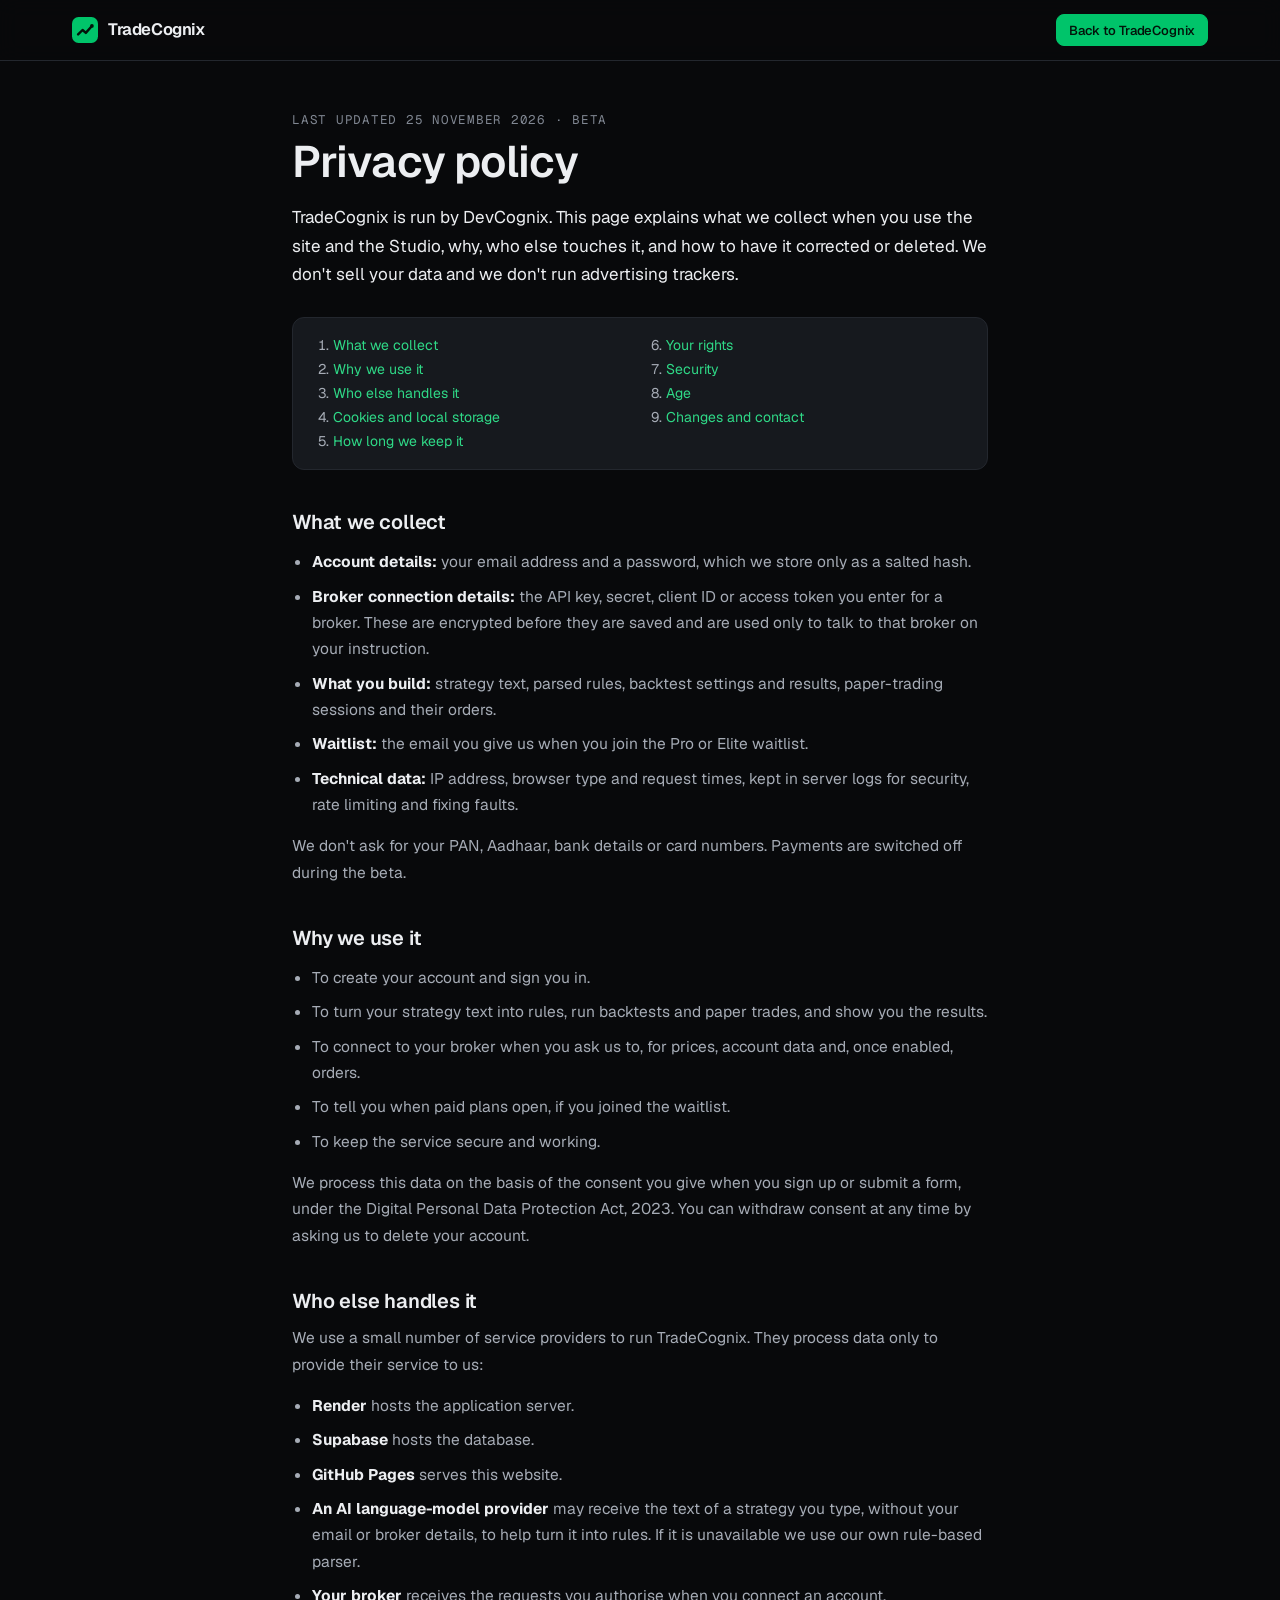
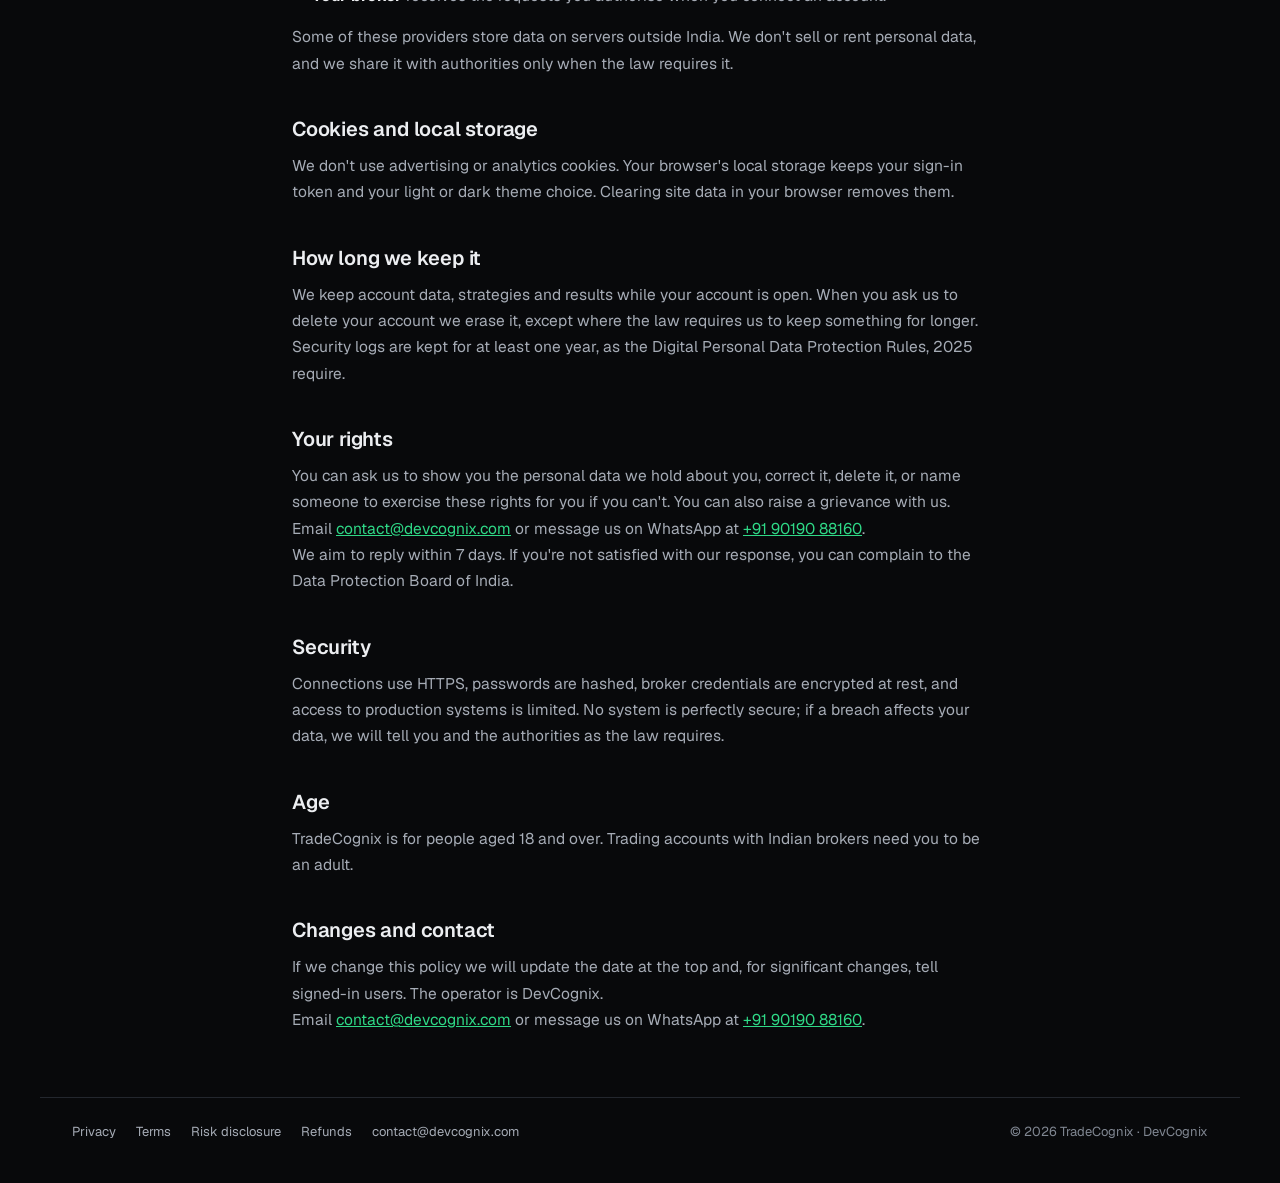
<file: web/privacy.html>
<!doctype html>
<html lang="en-IN" data-theme="dark">
  <!-- DRAFT for beta. Must be reviewed by a qualified Indian lawyer before paid plans or live trading open to the public. -->
  <head>
    <meta charset="utf-8" />
    <meta name="viewport" content="width=device-width, initial-scale=1, viewport-fit=cover" />
    <title>Privacy policy · TradeCognix</title>
    <meta name="description" content="What TradeCognix collects, why, who handles it, and how to have your data corrected or deleted." />
    <meta name="robots" content="index,follow" />
    <meta name="color-scheme" content="dark light" />
    <link rel="canonical" href="https://artha00777.github.io/tradecognix/privacy.html" />
    <link rel="icon" type="image/svg+xml" href="mark.svg" />
    <script>(function () { try { var t = localStorage.getItem("tc-theme"); document.documentElement.setAttribute("data-theme", t === "light" ? "light" : "dark"); } catch (e) {} })();</script>
    <link rel="stylesheet" href="styles.css" />
    <link rel="stylesheet" href="legal.css" />
  </head>
  <body>
    <header class="nav">
      <div class="wrap nav__in">
        <a class="logo" href="./" aria-label="TradeCognix home"><img class="logo__mark" src="mark.svg" alt="" width="28" height="28" /><span class="logo__word">TradeCognix</span></a>
        <div class="nav__right"><a class="btn btn--primary btn--sm" href="./#top">Back to TradeCognix</a></div>
      </div>
    </header>
    <main class="legal wrap" id="main">
      <p class="legal__meta">Last updated 25 November 2026 · Beta</p>
      <h1>Privacy policy</h1>
      <p class="legal__lede">TradeCognix is run by DevCognix. This page explains what we collect when you use the site and the Studio, why, who else touches it, and how to have it corrected or deleted. We don't sell your data and we don't run advertising trackers.</p>
      <nav class="legal__toc" aria-label="On this page"><ol><li><a href="#collect">What we collect</a></li><li><a href="#use">Why we use it</a></li><li><a href="#share">Who else handles it</a></li><li><a href="#storage">Cookies and local storage</a></li><li><a href="#retention">How long we keep it</a></li><li><a href="#rights">Your rights</a></li><li><a href="#security">Security</a></li><li><a href="#age">Age</a></li><li><a href="#changes">Changes and contact</a></li></ol></nav>
      <section id="collect"><h2>What we collect</h2><ul>
<li><strong>Account details:</strong> your email address and a password, which we store only as a salted hash.</li>
<li><strong>Broker connection details:</strong> the API key, secret, client ID or access token you enter for a broker. These are encrypted before they are saved and are used only to talk to that broker on your instruction.</li>
<li><strong>What you build:</strong> strategy text, parsed rules, backtest settings and results, paper-trading sessions and their orders.</li>
<li><strong>Waitlist:</strong> the email you give us when you join the Pro or Elite waitlist.</li>
<li><strong>Technical data:</strong> IP address, browser type and request times, kept in server logs for security, rate limiting and fixing faults.</li>
</ul>
<p>We don't ask for your PAN, Aadhaar, bank details or card numbers. Payments are switched off during the beta.</p></section>
      <section id="use"><h2>Why we use it</h2><ul>
<li>To create your account and sign you in.</li>
<li>To turn your strategy text into rules, run backtests and paper trades, and show you the results.</li>
<li>To connect to your broker when you ask us to, for prices, account data and, once enabled, orders.</li>
<li>To tell you when paid plans open, if you joined the waitlist.</li>
<li>To keep the service secure and working.</li>
</ul>
<p>We process this data on the basis of the consent you give when you sign up or submit a form, under the Digital Personal Data Protection Act, 2023. You can withdraw consent at any time by asking us to delete your account.</p></section>
      <section id="share"><h2>Who else handles it</h2><p>We use a small number of service providers to run TradeCognix. They process data only to provide their service to us:</p>
<ul>
<li><strong>Render</strong> hosts the application server.</li>
<li><strong>Supabase</strong> hosts the database.</li>
<li><strong>GitHub Pages</strong> serves this website.</li>
<li><strong>An AI language-model provider</strong> may receive the text of a strategy you type, without your email or broker details, to help turn it into rules. If it is unavailable we use our own rule-based parser.</li>
<li><strong>Your broker</strong> receives the requests you authorise when you connect an account.</li>
</ul>
<p>Some of these providers store data on servers outside India. We don't sell or rent personal data, and we share it with authorities only when the law requires it.</p></section>
      <section id="storage"><h2>Cookies and local storage</h2><p>We don't use advertising or analytics cookies. Your browser's local storage keeps your sign-in token and your light or dark theme choice. Clearing site data in your browser removes them.</p></section>
      <section id="retention"><h2>How long we keep it</h2><p>We keep account data, strategies and results while your account is open. When you ask us to delete your account we erase it, except where the law requires us to keep something for longer. Security logs are kept for at least one year, as the Digital Personal Data Protection Rules, 2025 require.</p></section>
      <section id="rights"><h2>Your rights</h2><p>You can ask us to show you the personal data we hold about you, correct it, delete it, or name someone to exercise these rights for you if you can't. You can also raise a grievance with us.</p><p>Email <a href="mailto:contact@devcognix.com">contact@devcognix.com</a> or message us on WhatsApp at <a href="https://wa.me/919019088160">+91 90190 88160</a>.</p><p>We aim to reply within 7 days. If you're not satisfied with our response, you can complain to the Data Protection Board of India.</p></section>
      <section id="security"><h2>Security</h2><p>Connections use HTTPS, passwords are hashed, broker credentials are encrypted at rest, and access to production systems is limited. No system is perfectly secure; if a breach affects your data, we will tell you and the authorities as the law requires.</p></section>
      <section id="age"><h2>Age</h2><p>TradeCognix is for people aged 18 and over. Trading accounts with Indian brokers need you to be an adult.</p></section>
      <section id="changes"><h2>Changes and contact</h2><p>If we change this policy we will update the date at the top and, for significant changes, tell signed-in users. The operator is DevCognix.</p><p>Email <a href="mailto:contact@devcognix.com">contact@devcognix.com</a> or message us on WhatsApp at <a href="https://wa.me/919019088160">+91 90190 88160</a>.</p></section>
    </main>
    <footer class="legal-foot wrap">
      <nav aria-label="Legal"><a href="privacy.html">Privacy</a><a href="terms.html">Terms</a><a href="risk-disclosure.html">Risk disclosure</a><a href="refund.html">Refunds</a><a href="mailto:contact@devcognix.com">contact@devcognix.com</a></nav>
      <span>© 2026 TradeCognix · DevCognix</span>
    </footer>
  </body>
</html>
</file>
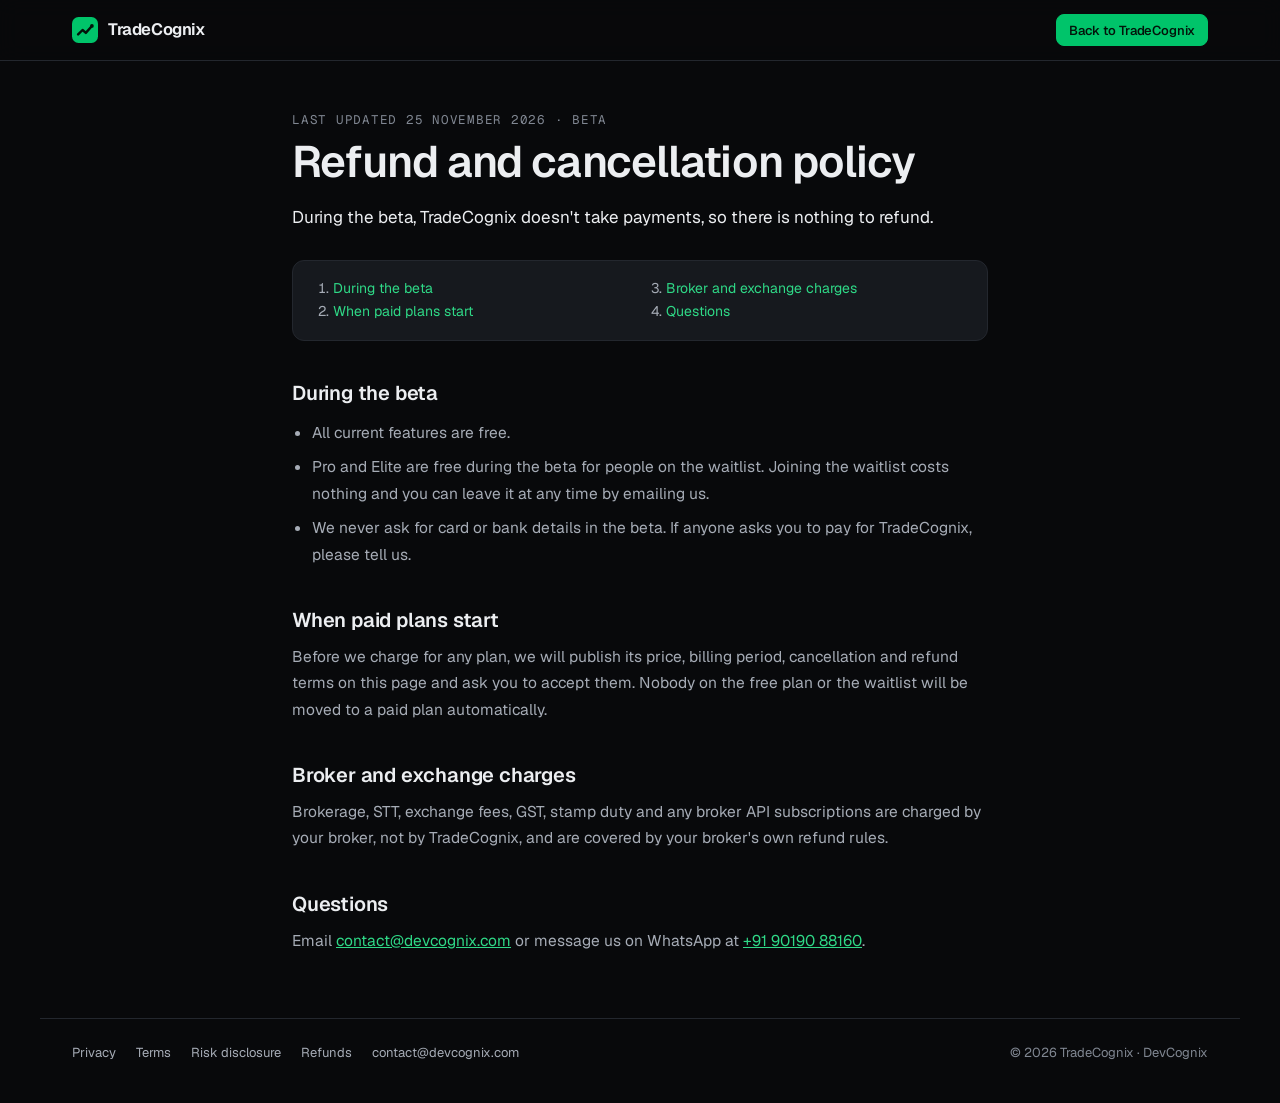
<file: web/refund.html>
<!doctype html>
<html lang="en-IN" data-theme="dark">
  <!-- DRAFT for beta. Must be reviewed by a qualified Indian lawyer before paid plans or live trading open to the public. -->
  <head>
    <meta charset="utf-8" />
    <meta name="viewport" content="width=device-width, initial-scale=1, viewport-fit=cover" />
    <title>Refund and cancellation policy · TradeCognix</title>
    <meta name="description" content="TradeCognix takes no payments during the beta. How refunds will work when paid plans start." />
    <meta name="robots" content="index,follow" />
    <meta name="color-scheme" content="dark light" />
    <link rel="canonical" href="https://artha00777.github.io/tradecognix/refund.html" />
    <link rel="icon" type="image/svg+xml" href="mark.svg" />
    <script>(function () { try { var t = localStorage.getItem("tc-theme"); document.documentElement.setAttribute("data-theme", t === "light" ? "light" : "dark"); } catch (e) {} })();</script>
    <link rel="stylesheet" href="styles.css" />
    <link rel="stylesheet" href="legal.css" />
  </head>
  <body>
    <header class="nav">
      <div class="wrap nav__in">
        <a class="logo" href="./" aria-label="TradeCognix home"><img class="logo__mark" src="mark.svg" alt="" width="28" height="28" /><span class="logo__word">TradeCognix</span></a>
        <div class="nav__right"><a class="btn btn--primary btn--sm" href="./#top">Back to TradeCognix</a></div>
      </div>
    </header>
    <main class="legal wrap" id="main">
      <p class="legal__meta">Last updated 25 November 2026 · Beta</p>
      <h1>Refund and cancellation policy</h1>
      <p class="legal__lede">During the beta, TradeCognix doesn't take payments, so there is nothing to refund.</p>
      <nav class="legal__toc" aria-label="On this page"><ol><li><a href="#beta">During the beta</a></li><li><a href="#later">When paid plans start</a></li><li><a href="#charges">Broker and exchange charges</a></li><li><a href="#contact">Questions</a></li></ol></nav>
      <section id="beta"><h2>During the beta</h2><ul><li>All current features are free.</li><li>Pro and Elite are free during the beta for people on the waitlist. Joining the waitlist costs nothing and you can leave it at any time by emailing us.</li><li>We never ask for card or bank details in the beta. If anyone asks you to pay for TradeCognix, please tell us.</li></ul></section>
      <section id="later"><h2>When paid plans start</h2><p>Before we charge for any plan, we will publish its price, billing period, cancellation and refund terms on this page and ask you to accept them. Nobody on the free plan or the waitlist will be moved to a paid plan automatically.</p></section>
      <section id="charges"><h2>Broker and exchange charges</h2><p>Brokerage, STT, exchange fees, GST, stamp duty and any broker API subscriptions are charged by your broker, not by TradeCognix, and are covered by your broker's own refund rules.</p></section>
      <section id="contact"><h2>Questions</h2><p>Email <a href="mailto:contact@devcognix.com">contact@devcognix.com</a> or message us on WhatsApp at <a href="https://wa.me/919019088160">+91 90190 88160</a>.</p></section>
    </main>
    <footer class="legal-foot wrap">
      <nav aria-label="Legal"><a href="privacy.html">Privacy</a><a href="terms.html">Terms</a><a href="risk-disclosure.html">Risk disclosure</a><a href="refund.html">Refunds</a><a href="mailto:contact@devcognix.com">contact@devcognix.com</a></nav>
      <span>© 2026 TradeCognix · DevCognix</span>
    </footer>
  </body>
</html>
</file>
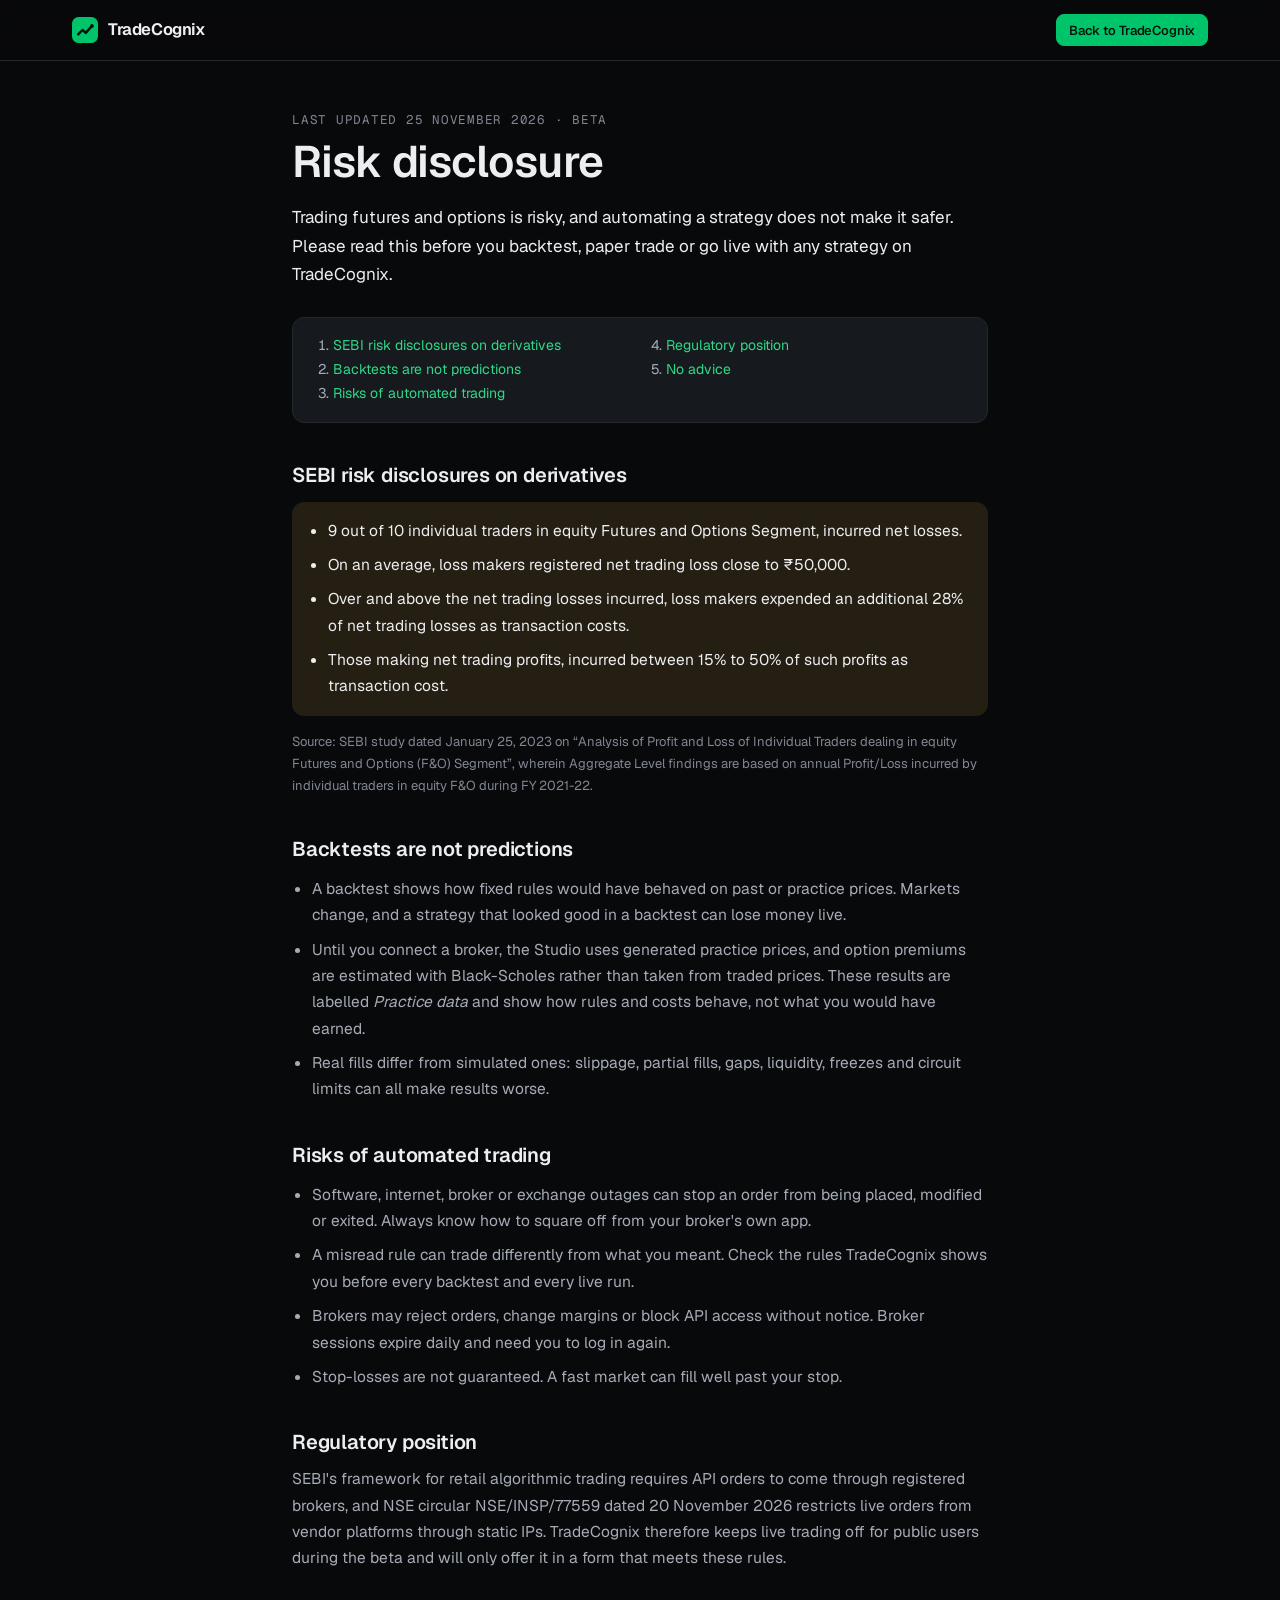
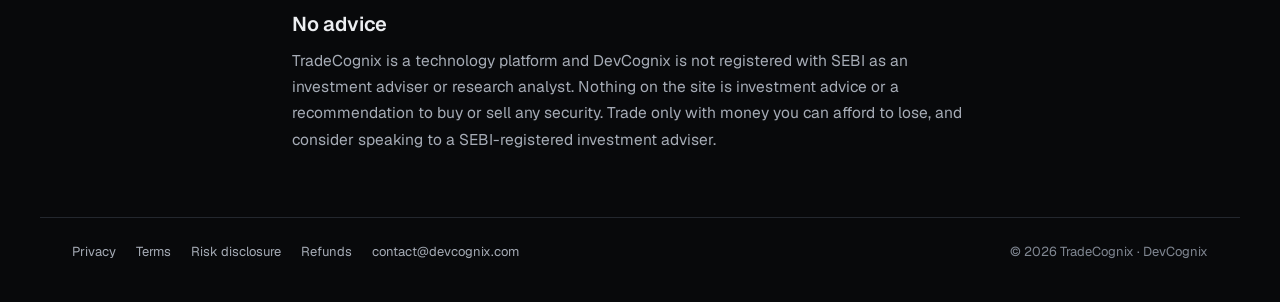
<file: web/risk-disclosure.html>
<!doctype html>
<html lang="en-IN" data-theme="dark">
  <!-- DRAFT for beta. Must be reviewed by a qualified Indian lawyer before paid plans or live trading open to the public. -->
  <head>
    <meta charset="utf-8" />
    <meta name="viewport" content="width=device-width, initial-scale=1, viewport-fit=cover" />
    <title>Risk disclosure · TradeCognix</title>
    <meta name="description" content="SEBI risk disclosures on derivatives and the risks of backtesting and automated trading on TradeCognix." />
    <meta name="robots" content="index,follow" />
    <meta name="color-scheme" content="dark light" />
    <link rel="canonical" href="https://artha00777.github.io/tradecognix/risk-disclosure.html" />
    <link rel="icon" type="image/svg+xml" href="mark.svg" />
    <script>(function () { try { var t = localStorage.getItem("tc-theme"); document.documentElement.setAttribute("data-theme", t === "light" ? "light" : "dark"); } catch (e) {} })();</script>
    <link rel="stylesheet" href="styles.css" />
    <link rel="stylesheet" href="legal.css" />
  </head>
  <body>
    <header class="nav">
      <div class="wrap nav__in">
        <a class="logo" href="./" aria-label="TradeCognix home"><img class="logo__mark" src="mark.svg" alt="" width="28" height="28" /><span class="logo__word">TradeCognix</span></a>
        <div class="nav__right"><a class="btn btn--primary btn--sm" href="./#top">Back to TradeCognix</a></div>
      </div>
    </header>
    <main class="legal wrap" id="main">
      <p class="legal__meta">Last updated 25 November 2026 · Beta</p>
      <h1>Risk disclosure</h1>
      <p class="legal__lede">Trading futures and options is risky, and automating a strategy does not make it safer. Please read this before you backtest, paper trade or go live with any strategy on TradeCognix.</p>
      <nav class="legal__toc" aria-label="On this page"><ol><li><a href="#sebi">SEBI risk disclosures on derivatives</a></li><li><a href="#backtests">Backtests are not predictions</a></li><li><a href="#automation">Risks of automated trading</a></li><li><a href="#rules">Regulatory position</a></li><li><a href="#advice">No advice</a></li></ol></nav>
      <section id="sebi"><h2>SEBI risk disclosures on derivatives</h2><ul class="legal__sebi">
<li>9 out of 10 individual traders in equity Futures and Options Segment, incurred net losses.</li>
<li>On an average, loss makers registered net trading loss close to ₹50,000.</li>
<li>Over and above the net trading losses incurred, loss makers expended an additional 28% of net trading losses as transaction costs.</li>
<li>Those making net trading profits, incurred between 15% to 50% of such profits as transaction cost.</li>
</ul>
<p class="legal__src">Source: SEBI study dated January 25, 2023 on “Analysis of Profit and Loss of Individual Traders dealing in equity Futures and Options (F&amp;O) Segment”, wherein Aggregate Level findings are based on annual Profit/Loss incurred by individual traders in equity F&amp;O during FY 2021-22.</p></section>
      <section id="backtests"><h2>Backtests are not predictions</h2><ul><li>A backtest shows how fixed rules would have behaved on past or practice prices. Markets change, and a strategy that looked good in a backtest can lose money live.</li><li>Until you connect a broker, the Studio uses generated practice prices, and option premiums are estimated with Black-Scholes rather than taken from traded prices. These results are labelled <em>Practice data</em> and show how rules and costs behave, not what you would have earned.</li><li>Real fills differ from simulated ones: slippage, partial fills, gaps, liquidity, freezes and circuit limits can all make results worse.</li></ul></section>
      <section id="automation"><h2>Risks of automated trading</h2><ul><li>Software, internet, broker or exchange outages can stop an order from being placed, modified or exited. Always know how to square off from your broker's own app.</li><li>A misread rule can trade differently from what you meant. Check the rules TradeCognix shows you before every backtest and every live run.</li><li>Brokers may reject orders, change margins or block API access without notice. Broker sessions expire daily and need you to log in again.</li><li>Stop-losses are not guaranteed. A fast market can fill well past your stop.</li></ul></section>
      <section id="rules"><h2>Regulatory position</h2><p>SEBI's framework for retail algorithmic trading requires API orders to come through registered brokers, and NSE circular NSE/INSP/77559 dated 20 November 2026 restricts live orders from vendor platforms through static IPs. TradeCognix therefore keeps live trading off for public users during the beta and will only offer it in a form that meets these rules.</p></section>
      <section id="advice"><h2>No advice</h2><p>TradeCognix is a technology platform and DevCognix is not registered with SEBI as an investment adviser or research analyst. Nothing on the site is investment advice or a recommendation to buy or sell any security. Trade only with money you can afford to lose, and consider speaking to a SEBI-registered investment adviser.</p></section>
    </main>
    <footer class="legal-foot wrap">
      <nav aria-label="Legal"><a href="privacy.html">Privacy</a><a href="terms.html">Terms</a><a href="risk-disclosure.html">Risk disclosure</a><a href="refund.html">Refunds</a><a href="mailto:contact@devcognix.com">contact@devcognix.com</a></nav>
      <span>© 2026 TradeCognix · DevCognix</span>
    </footer>
  </body>
</html>
</file>
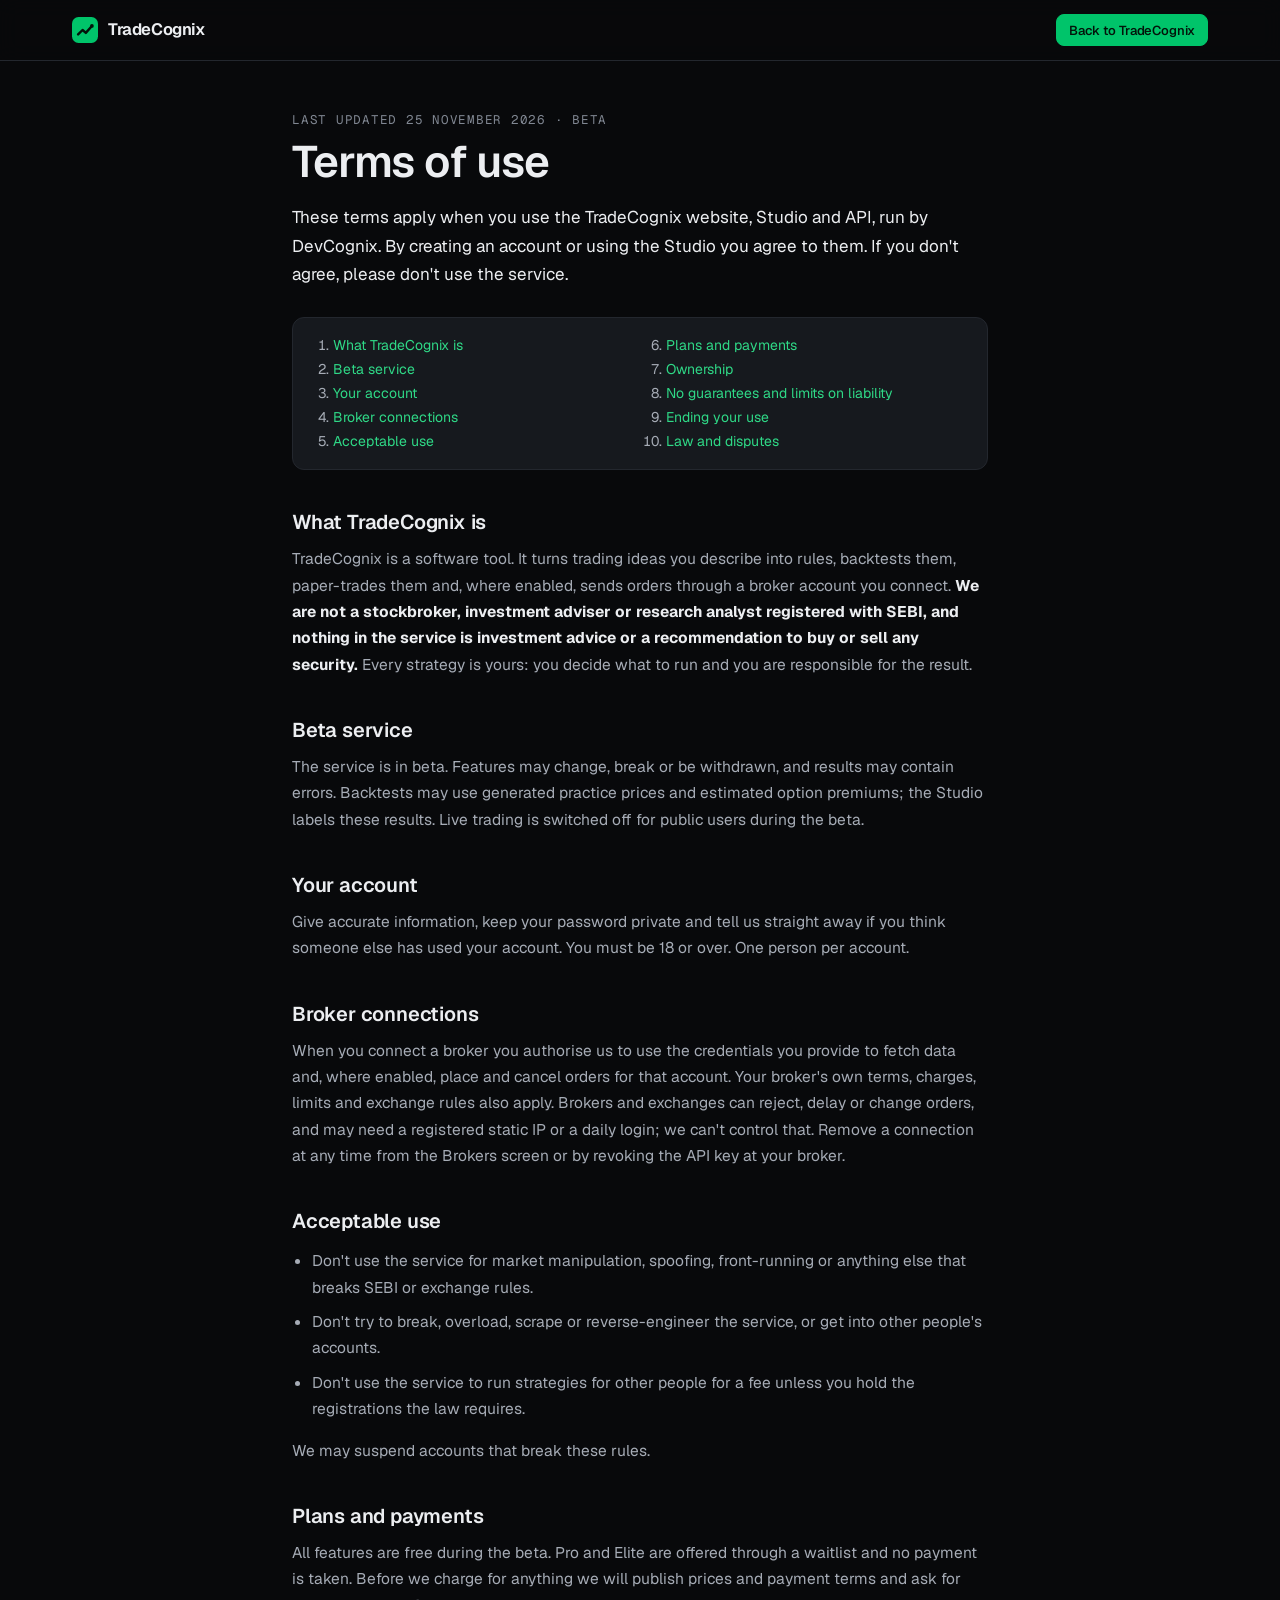
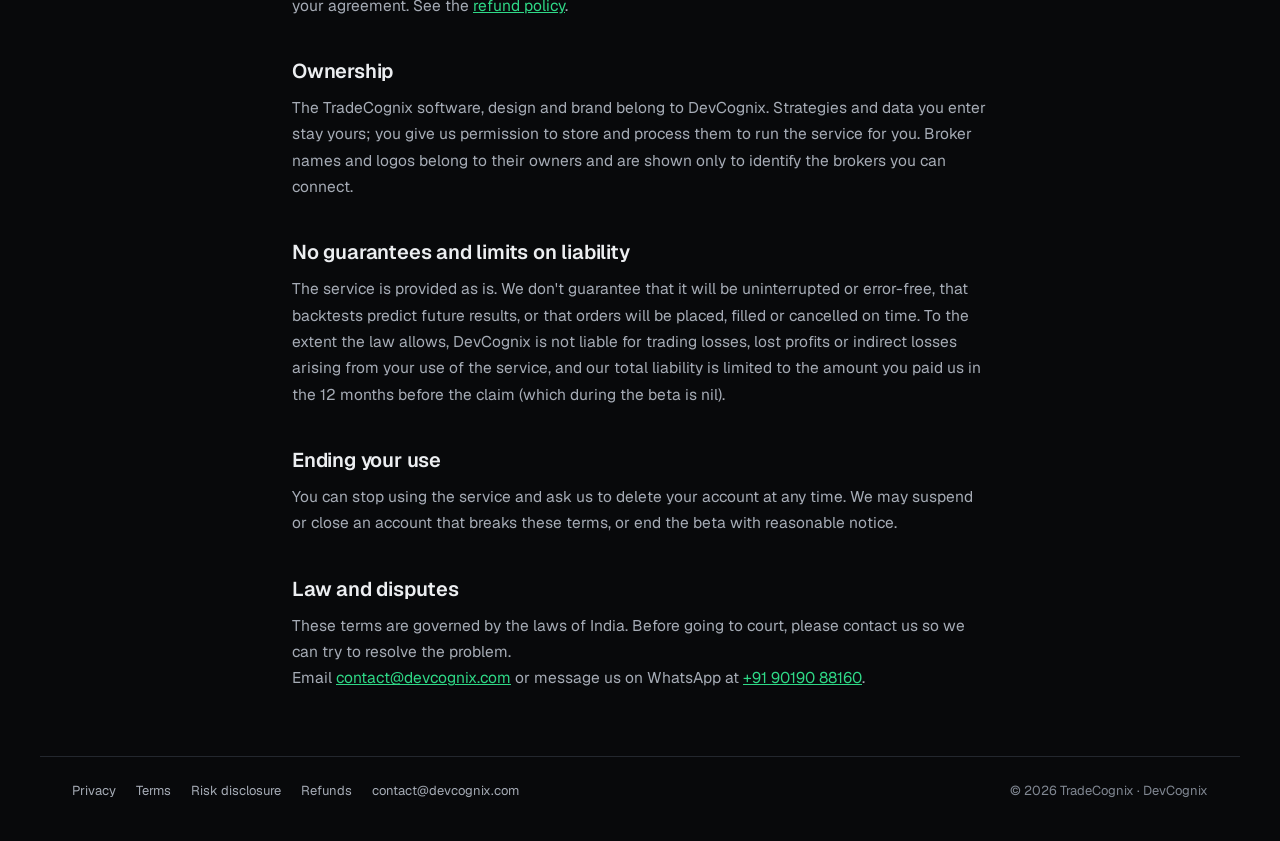
<file: web/terms.html>
<!doctype html>
<html lang="en-IN" data-theme="dark">
  <!-- DRAFT for beta. Must be reviewed by a qualified Indian lawyer before paid plans or live trading open to the public. -->
  <head>
    <meta charset="utf-8" />
    <meta name="viewport" content="width=device-width, initial-scale=1, viewport-fit=cover" />
    <title>Terms of use · TradeCognix</title>
    <meta name="description" content="The terms for using TradeCognix, a plain-English algo trading tool for Indian traders, run by DevCognix." />
    <meta name="robots" content="index,follow" />
    <meta name="color-scheme" content="dark light" />
    <link rel="canonical" href="https://artha00777.github.io/tradecognix/terms.html" />
    <link rel="icon" type="image/svg+xml" href="mark.svg" />
    <script>(function () { try { var t = localStorage.getItem("tc-theme"); document.documentElement.setAttribute("data-theme", t === "light" ? "light" : "dark"); } catch (e) {} })();</script>
    <link rel="stylesheet" href="styles.css" />
    <link rel="stylesheet" href="legal.css" />
  </head>
  <body>
    <header class="nav">
      <div class="wrap nav__in">
        <a class="logo" href="./" aria-label="TradeCognix home"><img class="logo__mark" src="mark.svg" alt="" width="28" height="28" /><span class="logo__word">TradeCognix</span></a>
        <div class="nav__right"><a class="btn btn--primary btn--sm" href="./#top">Back to TradeCognix</a></div>
      </div>
    </header>
    <main class="legal wrap" id="main">
      <p class="legal__meta">Last updated 25 November 2026 · Beta</p>
      <h1>Terms of use</h1>
      <p class="legal__lede">These terms apply when you use the TradeCognix website, Studio and API, run by DevCognix. By creating an account or using the Studio you agree to them. If you don't agree, please don't use the service.</p>
      <nav class="legal__toc" aria-label="On this page"><ol><li><a href="#what">What TradeCognix is</a></li><li><a href="#beta">Beta service</a></li><li><a href="#account">Your account</a></li><li><a href="#brokers">Broker connections</a></li><li><a href="#use">Acceptable use</a></li><li><a href="#plans">Plans and payments</a></li><li><a href="#ip">Ownership</a></li><li><a href="#liability">No guarantees and limits on liability</a></li><li><a href="#end">Ending your use</a></li><li><a href="#law">Law and disputes</a></li></ol></nav>
      <section id="what"><h2>What TradeCognix is</h2><p>TradeCognix is a software tool. It turns trading ideas you describe into rules, backtests them, paper-trades them and, where enabled, sends orders through a broker account you connect. <strong>We are not a stockbroker, investment adviser or research analyst registered with SEBI, and nothing in the service is investment advice or a recommendation to buy or sell any security.</strong> Every strategy is yours: you decide what to run and you are responsible for the result.</p></section>
      <section id="beta"><h2>Beta service</h2><p>The service is in beta. Features may change, break or be withdrawn, and results may contain errors. Backtests may use generated practice prices and estimated option premiums; the Studio labels these results. Live trading is switched off for public users during the beta.</p></section>
      <section id="account"><h2>Your account</h2><p>Give accurate information, keep your password private and tell us straight away if you think someone else has used your account. You must be 18 or over. One person per account.</p></section>
      <section id="brokers"><h2>Broker connections</h2><p>When you connect a broker you authorise us to use the credentials you provide to fetch data and, where enabled, place and cancel orders for that account. Your broker's own terms, charges, limits and exchange rules also apply. Brokers and exchanges can reject, delay or change orders, and may need a registered static IP or a daily login; we can't control that. Remove a connection at any time from the Brokers screen or by revoking the API key at your broker.</p></section>
      <section id="use"><h2>Acceptable use</h2><ul><li>Don't use the service for market manipulation, spoofing, front-running or anything else that breaks SEBI or exchange rules.</li><li>Don't try to break, overload, scrape or reverse-engineer the service, or get into other people's accounts.</li><li>Don't use the service to run strategies for other people for a fee unless you hold the registrations the law requires.</li></ul><p>We may suspend accounts that break these rules.</p></section>
      <section id="plans"><h2>Plans and payments</h2><p>All features are free during the beta. Pro and Elite are offered through a waitlist and no payment is taken. Before we charge for anything we will publish prices and payment terms and ask for your agreement. See the <a href="refund.html">refund policy</a>.</p></section>
      <section id="ip"><h2>Ownership</h2><p>The TradeCognix software, design and brand belong to DevCognix. Strategies and data you enter stay yours; you give us permission to store and process them to run the service for you. Broker names and logos belong to their owners and are shown only to identify the brokers you can connect.</p></section>
      <section id="liability"><h2>No guarantees and limits on liability</h2><p>The service is provided as is. We don't guarantee that it will be uninterrupted or error-free, that backtests predict future results, or that orders will be placed, filled or cancelled on time. To the extent the law allows, DevCognix is not liable for trading losses, lost profits or indirect losses arising from your use of the service, and our total liability is limited to the amount you paid us in the 12 months before the claim (which during the beta is nil).</p></section>
      <section id="end"><h2>Ending your use</h2><p>You can stop using the service and ask us to delete your account at any time. We may suspend or close an account that breaks these terms, or end the beta with reasonable notice.</p></section>
      <section id="law"><h2>Law and disputes</h2><p>These terms are governed by the laws of India. Before going to court, please contact us so we can try to resolve the problem.</p><p>Email <a href="mailto:contact@devcognix.com">contact@devcognix.com</a> or message us on WhatsApp at <a href="https://wa.me/919019088160">+91 90190 88160</a>.</p></section>
    </main>
    <footer class="legal-foot wrap">
      <nav aria-label="Legal"><a href="privacy.html">Privacy</a><a href="terms.html">Terms</a><a href="risk-disclosure.html">Risk disclosure</a><a href="refund.html">Refunds</a><a href="mailto:contact@devcognix.com">contact@devcognix.com</a></nav>
      <span>© 2026 TradeCognix · DevCognix</span>
    </footer>
  </body>
</html>
</file>
<file: web/styles.css>
/* Geist & Geist Mono, self-hosted (SIL Open Font License, see fonts/OFL.txt) */
@font-face { font-family: "Geist"; font-style: normal; font-weight: 400 700; font-display: swap; src: url("fonts/geist-latin-ext.woff2") format("woff2"); unicode-range: U+0100-02BA, U+02BD-02C5, U+02C7-02CC, U+02CE-02D7, U+02DD-02FF, U+0304, U+0308, U+0329, U+1D00-1DBF, U+1E00-1E9F, U+1EF2-1EFF, U+2020, U+20A0-20AB, U+20AD-20C4, U+2113, U+2C60-2C7F, U+A720-A7FF; }
@font-face { font-family: "Geist"; font-style: normal; font-weight: 400 700; font-display: swap; src: url("fonts/geist-latin.woff2") format("woff2"); unicode-range: U+0000-00FF, U+0131, U+0152-0153, U+02BB-02BC, U+02C6, U+02DA, U+02DC, U+0304, U+0308, U+0329, U+2000-206F, U+20AC, U+2122, U+2191, U+2193, U+2212, U+2215, U+FEFF, U+FFFD; }
@font-face { font-family: "Geist Mono"; font-style: normal; font-weight: 400 600; font-display: swap; src: url("fonts/geist-mono-latin-ext.woff2") format("woff2"); unicode-range: U+0100-02BA, U+02BD-02C5, U+02C7-02CC, U+02CE-02D7, U+02DD-02FF, U+0304, U+0308, U+0329, U+1D00-1DBF, U+1E00-1E9F, U+1EF2-1EFF, U+2020, U+20A0-20AB, U+20AD-20C4, U+2113, U+2C60-2C7F, U+A720-A7FF; }
@font-face { font-family: "Geist Mono"; font-style: normal; font-weight: 400 600; font-display: swap; src: url("fonts/geist-mono-latin.woff2") format("woff2"); unicode-range: U+0000-00FF, U+0131, U+0152-0153, U+02BB-02BC, U+02C6, U+02DA, U+02DC, U+0304, U+0308, U+0329, U+2000-206F, U+20AC, U+2122, U+2191, U+2193, U+2212, U+2215, U+FEFF, U+FFFD; }

/* =====================================================================
   TradeCognix design system
   One sans (Geist) for UI, one tabular mono (Geist Mono) for numbers.
   One accent: TC green. Red only for loss / danger. Dark by default.
   No build step. Shared tokens are copied into admin/index.html.
   ===================================================================== */

:root,
[data-theme="dark"] {
  color-scheme: dark;
  --bg: #08090b;
  --bg-elev: #0c0e11;
  --surface: #111317;
  --surface-2: #16191e;
  --surface-3: #1d2127;
  --border: #23272e;
  --border-strong: #323843;
  --text: #eceef1;
  --text-2: #a6acb6;
  --text-3: #808792;
  --brand: #00c46a;
  --brand-hover: #18d47c;
  --brand-ink: #03130a;
  --brand-text: #2fd987;
  --brand-soft: rgba(0, 196, 106, 0.12);
  --brand-line: rgba(0, 196, 106, 0.35);
  --up: #2fd987;
  --down: #ff6161;
  --down-strong: #e5484d;
  --down-soft: rgba(255, 97, 97, 0.1);
  --down-line: rgba(255, 97, 97, 0.38);
  --warn: #f5b544;
  --warn-soft: rgba(245, 181, 68, 0.12);
  --info: #7cb0ff;
  --info-soft: rgba(124, 176, 255, 0.12);
  --focus: #5ee6a5;
  --chart-grid: rgba(255, 255, 255, 0.06);
  --shadow-lg: 0 1px 0 rgba(255, 255, 255, 0.04) inset, 0 24px 60px -24px rgba(0, 0, 0, 0.75);
  --shadow-sm: 0 1px 2px rgba(0, 0, 0, 0.4);
  --overlay: rgba(3, 4, 6, 0.72);
}

[data-theme="light"] {
  color-scheme: light;
  --bg: #ffffff;
  --bg-elev: #fafafb;
  --surface: #ffffff;
  --surface-2: #f6f7f9;
  --surface-3: #eceef2;
  --border: #e4e7ec;
  --border-strong: #cfd4dc;
  --text: #0b0d10;
  --text-2: #475161;
  --text-3: #636b78;
  --brand: #00c46a;
  --brand-hover: #00b260;
  --brand-ink: #03130a;
  --brand-text: #00753f;
  --brand-soft: rgba(0, 196, 106, 0.1);
  --brand-line: rgba(0, 150, 80, 0.35);
  --up: #00753f;
  --down: #c62828;
  --down-strong: #c62828;
  --down-soft: rgba(198, 40, 40, 0.07);
  --down-line: rgba(198, 40, 40, 0.35);
  --warn: #8f5400;
  --warn-soft: rgba(245, 158, 11, 0.12);
  --info: #1d5fd6;
  --info-soft: rgba(37, 99, 235, 0.08);
  --focus: #00a85a;
  --chart-grid: rgba(11, 13, 16, 0.07);
  --shadow-lg: 0 1px 2px rgba(16, 24, 40, 0.04), 0 24px 48px -24px rgba(16, 24, 40, 0.22);
  --shadow-sm: 0 1px 2px rgba(16, 24, 40, 0.06);
  --overlay: rgba(11, 13, 16, 0.45);
}

:root {
  --font-ui: "Geist", "Inter", system-ui, -apple-system, "Segoe UI", Roboto, sans-serif;
  --font-mono: "Geist Mono", "JetBrains Mono", ui-monospace, SFMono-Regular, Menlo, Consolas, monospace;
  --r-sm: 6px;
  --r: 10px;
  --r-lg: 14px;
  --wrap: 1200px;
  --ease: cubic-bezier(0.2, 0.7, 0.1, 1);
  --side-w: 232px;
  --top-h: 56px;
  --tab-h: 64px;
}

/* ---------- base ---------- */
*,
*::before,
*::after { box-sizing: border-box; }
html { -webkit-text-size-adjust: 100%; scroll-padding-top: 80px; }
body {
  margin: 0;
  background: var(--bg);
  color: var(--text);
  font: 400 15px/1.55 var(--font-ui);
  -webkit-font-smoothing: antialiased;
  -moz-osx-font-smoothing: grayscale;
  text-rendering: optimizeLegibility;
  overflow-x: hidden;
}
[hidden] { display: none !important; }
img, svg { display: block; max-width: 100%; }
button, input, textarea, select { font: inherit; color: inherit; }
a { color: inherit; }
h1, h2, h3, h4 { margin: 0; font-weight: 600; letter-spacing: -0.02em; line-height: 1.2; }
p { margin: 0; }
::selection { background: var(--brand); color: var(--brand-ink); }
:focus-visible { outline: 2px solid var(--focus); outline-offset: 2px; border-radius: 4px; }
.sr-only { position: absolute; width: 1px; height: 1px; padding: 0; margin: -1px; overflow: hidden; clip: rect(0 0 0 0); white-space: nowrap; border: 0; }
.skip { position: absolute; left: 12px; top: -60px; z-index: 500; background: var(--brand); color: var(--brand-ink); padding: 10px 14px; border-radius: var(--r); font-weight: 600; text-decoration: none; }
.skip:focus { top: 12px; }

.num, .mono { font-family: var(--font-mono); font-variant-numeric: tabular-nums; font-feature-settings: "tnum" 1, "zero" 0; letter-spacing: -0.01em; }
.up, .x-up { color: var(--up); }
.down, .x-down { color: var(--down); }
.muted { color: var(--text-2); }
.faint { color: var(--text-3); }
.note, .x-note { font-size: 12.5px; color: var(--text-3); line-height: 1.5; }
.wrap { max-width: var(--wrap); margin: 0 auto; padding-inline: clamp(16px, 4vw, 32px); }

/* ---------- brand ---------- */
.logo { display: inline-flex; align-items: center; gap: 10px; text-decoration: none; color: var(--text); min-height: 40px; }
.logo__mark { width: 26px; height: 26px; flex: none; }
.logo__word { font-weight: 650; font-size: 16.5px; letter-spacing: -0.025em; }
.logo__word span { color: var(--text-3); font-weight: 500; }

/* ---------- buttons ---------- */
.btn {
  --h: 40px;
  display: inline-flex; align-items: center; justify-content: center; gap: 8px;
  min-height: var(--h); padding: 0 16px; border-radius: var(--r);
  border: 1px solid transparent; background: transparent;
  font: 550 14px/1 var(--font-ui); letter-spacing: -0.005em; text-decoration: none; white-space: nowrap;
  cursor: pointer; user-select: none;
  transition: background-color 0.15s, border-color 0.15s, color 0.15s, box-shadow 0.15s, opacity 0.15s;
}
.btn svg { width: 16px; height: 16px; flex: none; }
.btn--primary, .x-btn--gold { background: var(--brand); color: var(--brand-ink); border-color: var(--brand); }
.btn--primary:hover, .x-btn--gold:hover { background: var(--brand-hover); border-color: var(--brand-hover); }
.btn--secondary, .x-btn--ghost { background: var(--surface-2); color: var(--text); border-color: var(--border-strong); }
.btn--secondary:hover, .x-btn--ghost:hover { background: var(--surface-3); }
.btn--ghost { color: var(--text-2); }
.btn--ghost:hover { color: var(--text); background: var(--surface-2); }
.btn--danger { background: var(--down-strong); color: #fff; border-color: var(--down-strong); }
.btn--danger:hover { filter: brightness(1.08); }
.btn--danger-outline { background: transparent; color: var(--down); border-color: var(--down-line); }
.btn--danger-outline:hover { background: var(--down-soft); }
.btn--lg { --h: 48px; padding: 0 22px; font-size: 15px; border-radius: 12px; }
.btn--sm, .x-btn--sm { --h: 32px; padding: 0 12px; font-size: 13px; border-radius: 8px; }
.btn--block { width: 100%; }
.btn[disabled], .btn[aria-disabled="true"] { opacity: 0.45; cursor: not-allowed; }
.btn.is-loading { position: relative; color: transparent !important; pointer-events: none; }
.btn.is-loading::after {
  content: ""; position: absolute; width: 16px; height: 16px; border-radius: 50%;
  border: 2px solid currentColor; border-color: var(--brand-ink) transparent var(--brand-ink) var(--brand-ink);
  animation: spin 0.7s linear infinite;
}
.btn--secondary.is-loading::after { border-color: var(--text) transparent var(--text) var(--text); }
@keyframes spin { to { transform: rotate(360deg); } }
.btns { display: flex; flex-wrap: wrap; gap: 10px; align-items: center; }
.icon-btn { width: 36px; height: 36px; display: inline-grid; place-items: center; border-radius: 9px; border: 1px solid var(--border); background: transparent; color: var(--text-2); cursor: pointer; flex: none; }
.icon-btn:hover { color: var(--text); background: var(--surface-2); }
.icon-btn svg { width: 17px; height: 17px; }
kbd, .kbd { font: 500 11px/1 var(--font-mono); color: var(--text-3); border: 1px solid var(--border-strong); border-bottom-width: 2px; border-radius: 5px; padding: 3px 5px; background: var(--surface-2); }
.btn--primary kbd { background: rgba(0, 0, 0, 0.12); border-color: rgba(0, 0, 0, 0.22); color: var(--brand-ink); }

/* theme toggle icons */
.theme-toggle .i-sun { display: none; }
[data-theme="light"] .theme-toggle .i-sun { display: block; }
[data-theme="light"] .theme-toggle .i-moon { display: none; }

/* ---------- badges & pills ---------- */
.badge { display: inline-flex; align-items: center; gap: 6px; height: 22px; padding: 0 8px; border-radius: 6px; font: 550 11.5px/1 var(--font-ui); border: 1px solid var(--border-strong); color: var(--text-2); background: var(--surface-2); white-space: nowrap; }
.badge::before { content: ""; width: 6px; height: 6px; border-radius: 50%; background: currentColor; opacity: 0.8; }
.badge--plain::before { display: none; }
.badge--live { color: var(--up); border-color: var(--brand-line); background: var(--brand-soft); }
.badge--paper { color: var(--info); border-color: transparent; background: var(--info-soft); }
.badge--warn { color: var(--warn); border-color: transparent; background: var(--warn-soft); }
.badge--down { color: var(--down); border-color: var(--down-line); background: var(--down-soft); }
.badge--ph { color: var(--warn); border: 1px dashed currentColor; background: transparent; }
.dot-live, .x-dotlive { width: 8px; height: 8px; border-radius: 50%; background: var(--brand); display: inline-block; flex: none; box-shadow: 0 0 0 0 rgba(0, 196, 106, 0.5); animation: ring 2.2s infinite; }
@keyframes ring { 0% { box-shadow: 0 0 0 0 rgba(0, 196, 106, 0.45); } 70%, 100% { box-shadow: 0 0 0 7px rgba(0, 196, 106, 0); } }

/* ---------- cards & panels ---------- */
.card { background: var(--surface); border: 1px solid var(--border); border-radius: var(--r-lg); }
.panel { background: var(--surface); border: 1px solid var(--border); border-radius: var(--r-lg); overflow: hidden; min-width: 0; }
.panel__head { display: flex; align-items: center; justify-content: space-between; gap: 12px; flex-wrap: wrap; padding: 14px 18px; border-bottom: 1px solid var(--border); min-height: 52px; }
.panel__head h2, .panel__head h3 { font-size: 14px; font-weight: 600; letter-spacing: -0.01em; display: flex; align-items: center; gap: 8px; }
.panel__body { padding: 18px; }
.panel__foot { display: flex; align-items: center; justify-content: space-between; gap: 12px; flex-wrap: wrap; padding: 14px 18px; border-top: 1px solid var(--border); background: var(--bg-elev); }
.scroll-x { position: relative; overflow-x: auto; -webkit-overflow-scrolling: touch; } /* relative keeps .sr-only headers inside the scroller */

/* ---------- tables ---------- */
.tbl { width: 100%; border-collapse: collapse; font-size: 13.5px; }
.tbl th, .tbl td { padding: 11px 18px; border-bottom: 1px solid var(--border); text-align: left; white-space: nowrap; }
.tbl thead th { font-size: 12px; font-weight: 500; color: var(--text-3); background: var(--bg-elev); }
.tbl tbody tr:last-child td { border-bottom: 0; }
.tbl tbody tr:hover td { background: var(--surface-2); }
.tbl .r { text-align: right; font-family: var(--font-mono); font-variant-numeric: tabular-nums; }
.tbl .sub { color: var(--text-3); font-size: 12px; margin-left: 6px; }
.tbl--min { min-width: 560px; }

/* ---------- forms ---------- */
.field, .x-field { display: grid; gap: 6px; }
.field > span, .x-field > span, .label { font-size: 13px; font-weight: 550; color: var(--text); }
.input, .field input, .x-field input, .textarea, .field select {
  width: 100%; min-height: 42px; padding: 0 12px; border-radius: var(--r);
  background: var(--bg); color: var(--text); border: 1px solid var(--border-strong);
  font: 400 14.5px var(--font-ui); transition: border-color 0.15s, box-shadow 0.15s;
}
.textarea { padding: 12px 14px; min-height: 132px; line-height: 1.6; resize: vertical; font-size: 15px; display: block; }
.input::placeholder, .field input::placeholder, .textarea::placeholder { color: var(--text-3); }
.input:focus, .field input:focus, .x-field input:focus, .textarea:focus { outline: none; border-color: var(--brand); box-shadow: 0 0 0 3px var(--brand-soft); }
.field.is-error input, .is-error .textarea, .textarea[aria-invalid="true"], .field input[aria-invalid="true"] { border-color: var(--down); box-shadow: 0 0 0 3px var(--down-soft); }
.field__msg { font-size: 12.5px; color: var(--down); min-height: 0; }
.field__msg:empty { display: none; }
.hint { font-size: 12.5px; color: var(--text-3); }
.hint.is-warn { color: var(--warn); }
.hint.is-error { color: var(--down); }
.mono-input input { font-family: var(--font-mono); }

/* segmented control */
.seg { display: inline-flex; padding: 3px; border-radius: 10px; background: var(--surface-2); border: 1px solid var(--border); gap: 2px; }
.seg button { min-height: 34px; padding: 0 14px; border-radius: 7px; border: 0; background: transparent; color: var(--text-2); font-weight: 550; font-size: 13.5px; cursor: pointer; display: inline-flex; align-items: center; gap: 8px; }
.seg button[aria-pressed="true"] { background: var(--surface); color: var(--text); box-shadow: var(--shadow-sm), 0 0 0 1px var(--border); }
.seg small { font-size: 11.5px; font-weight: 600; color: var(--brand-text); }

/* ---------- modal & toast ---------- */
.modal, .x-modal { position: fixed; inset: 0; z-index: 300; display: grid; place-items: center; padding: 16px; background: var(--overlay); backdrop-filter: blur(2px); }
.modal__box, .x-modal__box {
  width: min(460px, 100%); max-height: calc(100vh - 32px); overflow-y: auto;
  background: var(--surface); border: 1px solid var(--border-strong); border-radius: 16px; padding: 24px;
  display: grid; gap: 14px; box-shadow: var(--shadow-lg); animation: pop 0.18s var(--ease);
}
.modal__box h3, .x-modal__box h3 { font-size: 18px; }
.modal__box > p, .x-modal__box > p { color: var(--text-2); font-size: 14px; }
.modal__actions, .x-modal__actions { display: flex; justify-content: flex-end; gap: 8px; flex-wrap: wrap; margin-top: 4px; }
.modal__icon { width: 40px; height: 40px; border-radius: 10px; display: grid; place-items: center; background: var(--down-soft); color: var(--down); }
.modal__icon--ok { background: var(--brand-soft); color: var(--brand-text); }
.modal__icon svg { width: 20px; height: 20px; }
@keyframes pop { from { opacity: 0; transform: translateY(6px) scale(0.99); } }
.callout { border: 1px solid var(--border); background: var(--surface-2); border-radius: var(--r); padding: 12px 14px; font-size: 13px; color: var(--text-2); display: flex; gap: 10px; }
.callout svg { width: 16px; height: 16px; flex: none; margin-top: 2px; }
.callout--danger, .x-warn { border-color: var(--down-line); background: var(--down-soft); color: var(--text); }
.callout--danger svg { color: var(--down); }
.callout--ok { border-color: var(--brand-line); background: var(--brand-soft); color: var(--text); }
.callout--ok svg { color: var(--brand-text); }
.callout--warn { border-color: transparent; background: var(--warn-soft); color: var(--text); }
.callout--warn svg { color: var(--warn); }
.callout p { margin: 0; }
.res-note { margin: 0 0 14px; }
.toast, .x-toast {
  position: fixed; left: 50%; bottom: 24px; z-index: 400; transform: translate(-50%, 16px); opacity: 0; pointer-events: none;
  background: var(--text); color: var(--bg); font-size: 14px; font-weight: 550; padding: 11px 16px; border-radius: 10px;
  box-shadow: var(--shadow-lg); max-width: min(92vw, 520px); text-align: center; transition: opacity 0.2s, transform 0.2s var(--ease);
}
.toast.is-on, .x-toast.is-on { opacity: 1; transform: translate(-50%, 0); }

/* =====================================================================
   MARKETING SITE
   ===================================================================== */
.nav { position: sticky; top: 0; z-index: 50; background: color-mix(in srgb, var(--bg) 88%, transparent); backdrop-filter: saturate(1.4) blur(10px); border-bottom: 1px solid var(--border); }
.nav__in { display: flex; align-items: center; gap: 24px; height: 60px; }
.nav__links { display: flex; gap: 2px; }
.nav__links a { color: var(--text-2); text-decoration: none; font-size: 14px; font-weight: 500; padding: 8px 10px; border-radius: 8px; }
.nav__links a:hover { color: var(--text); background: var(--surface-2); }
.nav__right { margin-left: auto; display: flex; align-items: center; gap: 8px; }
.nav__burger, .nav__menu { display: none; }
.burger { display: grid; gap: 4px; width: 18px; }
.burger i { display: block; height: 1.5px; background: currentColor; border-radius: 2px; transition: transform .2s ease, opacity .2s ease; }
.nav.is-open .burger i:nth-child(1) { transform: translateY(5.5px) rotate(45deg); }
.nav.is-open .burger i:nth-child(2) { opacity: 0; }
.nav.is-open .burger i:nth-child(3) { transform: translateY(-5.5px) rotate(-45deg); }
@media (max-width: 980px) {
  .nav__links { display: none; }
  .nav__burger { display: inline-grid; place-items: center; }
  .nav__menu:not([hidden]) { display: grid; gap: 2px; padding: 8px 16px 16px; border-top: 1px solid var(--border); background: var(--bg); }
  .nav__menu a { color: var(--text); text-decoration: none; font-size: 16px; font-weight: 500; padding: 12px 8px; border-radius: 8px; }
  .nav__menu a:hover, .nav__menu a:focus-visible { background: var(--surface-2); }
  .nav__menu .btn { margin-top: 8px; }
}
@media (prefers-reduced-motion: reduce) { .burger i { transition: none; } }
@media (max-width: 520px) { .nav__signin { display: none !important; } }

.sec { padding-block: clamp(64px, 9vw, 112px); border-top: 1px solid var(--border); }
.sec--tint { background: var(--bg-elev); }
.sec__head { max-width: 720px; margin-bottom: clamp(32px, 5vw, 52px); }
.sec__head--center { margin-inline: auto; text-align: center; }
.kicker { display: inline-flex; align-items: center; gap: 8px; font-size: 13px; font-weight: 550; color: var(--brand-text); margin-bottom: 14px; }
.h2 { font-size: clamp(28px, 3.6vw, 42px); font-weight: 600; letter-spacing: -0.035em; line-height: 1.1; }
.lede { font-size: clamp(16px, 1.4vw, 18px); color: var(--text-2); margin-top: 14px; max-width: 60ch; }
.sec__head--center .lede { margin-inline: auto; }

/* hero */
.hero { padding-block: clamp(40px, 5vw, 64px) clamp(64px, 8vw, 104px); position: relative; overflow: hidden; }
.hero::before { content: ""; position: absolute; inset: 0; z-index: -1; pointer-events: none; background-image: linear-gradient(var(--border) 1px, transparent 1px), linear-gradient(90deg, var(--border) 1px, transparent 1px); background-size: 56px 56px; opacity: 0.35; -webkit-mask-image: linear-gradient(180deg, #000, transparent 70%); mask-image: linear-gradient(180deg, #000, transparent 70%); }
.hero__grid { display: grid; gap: clamp(36px, 4.5vw, 52px); }
.hero__copy { text-align: center; display: grid; justify-items: center; max-width: 860px; margin: 0 auto; }
.hero__eyebrow { display: inline-flex; align-items: center; gap: 10px; padding: 5px 12px 5px 6px; border: 1px solid var(--border-strong); border-radius: 999px; font-size: 13px; color: var(--text-2); background: var(--surface); margin-bottom: 22px; }
.hero__eyebrow b { font-weight: 600; color: var(--brand-ink); background: var(--brand); border-radius: 999px; padding: 2px 8px; font-size: 11.5px; }
.h1 { font-size: clamp(34px, 5.4vw, 64px); font-weight: 650; letter-spacing: -0.045em; line-height: 1.04; text-wrap: balance; }
.h1 .accent { color: var(--brand-text); }
.hero__sub { font-size: clamp(16px, 1.45vw, 19px); color: var(--text-2); margin: 20px auto 28px; max-width: 62ch; text-wrap: pretty; }
.hero__meta { display: flex; flex-wrap: wrap; justify-content: center; gap: 6px 18px; margin-top: 16px; font-size: 13px; color: var(--text-3); }
.hero__meta span { display: inline-flex; align-items: center; gap: 6px; }
.hero__meta svg { width: 14px; height: 14px; color: var(--brand-text); }

/* hero product mock */
.mock { position: relative; max-width: 1080px; width: 100%; margin: 0 auto; }
.mock__win { background: var(--surface); border: 1px solid var(--border-strong); border-radius: 16px; box-shadow: var(--shadow-lg); overflow: hidden; }
.mock__bar { display: flex; align-items: center; gap: 10px; padding: 10px 14px; border-bottom: 1px solid var(--border); background: var(--bg-elev); font-size: 12.5px; color: var(--text-2); }
.mock__bar strong { color: var(--text); font-weight: 600; }
.mock__bar .badge { margin-left: auto; }
.mock__body { display: grid; grid-template-columns: minmax(0, 0.72fr) minmax(0, 1.28fr); }
.mock__left { padding: 16px; border-right: 1px solid var(--border); display: grid; gap: 12px; align-content: start; }
.mock__prompt { font-size: 14px; line-height: 1.55; color: var(--text); background: var(--bg); border: 1px solid var(--border); border-radius: 10px; padding: 10px 12px; }
.mock__prompt small { display: block; font-size: 11px; color: var(--text-3); margin-bottom: 4px; font-weight: 500; }
.spec { display: grid; border: 1px solid var(--border); border-radius: 10px; overflow: hidden; }
.spec div { display: grid; grid-template-columns: 84px 1fr; gap: 8px; padding: 9px 12px; font-size: 12.5px; border-top: 1px solid var(--border); }
.spec div:first-child { border-top: 0; }
.spec dt, .spec b { color: var(--text-3); font-weight: 500; }
.spec dd, .spec span { margin: 0; color: var(--text); font-family: var(--font-mono); font-size: 12.5px; }
.mock__right { padding: 16px; display: grid; gap: 10px; align-content: start; min-width: 0; }
.mock__kpis { display: grid; grid-template-columns: repeat(4, minmax(0, 1fr)); gap: 1px; background: var(--border); border: 1px solid var(--border); border-radius: 10px; overflow: hidden; }
.mock__kpis div { background: var(--surface); padding: 10px 14px; }
.mock__kpis span { display: block; font-size: 12px; color: var(--text-3); }
.mock__kpis strong { font: 550 clamp(14px, 1.6vw, 20px) var(--font-mono); letter-spacing: -0.03em; white-space: nowrap; }
.mock__chart { position: relative; border: 1px solid var(--border); border-radius: 10px; padding: 8px 8px 4px; }
.mock__chart svg { width: 100%; height: auto; }
.mock__chart .grid line { stroke: var(--chart-grid); }
.mock__chart .axis text { fill: var(--text-3); font: 400 9px var(--font-mono); }
.mock__chart .eq { fill: none; stroke: var(--brand); stroke-width: 1.75; stroke-linejoin: round; }
.mock__chart .eq-fill { fill: var(--brand); opacity: 0.1; }
.mock__chart .zero { stroke: var(--border-strong); stroke-dasharray: 3 3; }
.mock__chart .dd { fill: var(--down); opacity: 0.12; }
.mock__costs { display: flex; flex-wrap: wrap; gap: 4px 16px; font-size: 12.5px; color: var(--text-3); font-family: var(--font-mono); }
.mock__costs b { color: var(--text); font-weight: 500; }
.mock__float { position: absolute; left: -24px; bottom: -40px; width: min(340px, 70%); background: var(--surface); border: 1px solid var(--border-strong); border-radius: 12px; box-shadow: var(--shadow-lg); padding: 10px 12px; }
.mock__float header { display: flex; align-items: center; gap: 8px; font-size: 12px; font-weight: 600; margin-bottom: 6px; }
.mock__float header .faint { margin-left: auto; font-weight: 400; font-family: var(--font-mono); font-size: 11px; }
.olog { font: 400 11px/1.7 var(--font-mono); color: var(--text-2); }
.olog div { display: grid; grid-template-columns: 58px 34px minmax(0, 1fr) auto; gap: 8px; white-space: nowrap; }
.olog .t { color: var(--text-3); }
.mock__caption { margin: 14px 0 0 auto; font-size: 12px; color: var(--text-3); text-align: right; max-width: 55%; }
@media (max-width: 1180px) { .mock__float { left: 12px; } }
@media (max-width: 640px) {
  .mock__body { grid-template-columns: 1fr; }
  .mock__left { border-right: 0; border-bottom: 1px solid var(--border); }
  .mock__left .spec { display: none; }
  .mock__kpis { grid-template-columns: repeat(2, minmax(0, 1fr)); }
  .mock__float { position: relative; left: 0; right: 0; bottom: 0; width: 100%; margin-top: 12px; }
  .mock__caption { margin: 10px 0 0; text-align: left; max-width: none; }
}

/* proof placeholder */
.proof { display: grid; grid-template-columns: repeat(3, minmax(0, 1fr)); gap: 14px; }
.proof__ph { border: 1px dashed var(--border-strong); border-radius: var(--r-lg); padding: 20px; display: grid; gap: 10px; color: var(--text-3); font-size: 14px; min-height: 140px; align-content: start; background: transparent; }
.proof__ph strong { color: var(--text-2); font-weight: 550; }
.proof__logos { display: flex; flex-wrap: wrap; gap: 10px; margin-top: 14px; }
.proof__logos span { flex: 1 1 140px; height: 44px; border: 1px dashed var(--border-strong); border-radius: 10px; display: grid; place-items: center; font-size: 12px; color: var(--text-3); }
@media (max-width: 860px) { .proof { grid-template-columns: 1fr; } }

/* brokers row */
.brokers { padding-block: 36px; border-top: 1px solid var(--border); }
.brokers__top { display: flex; justify-content: space-between; gap: 12px; flex-wrap: wrap; align-items: center; margin-bottom: 18px; }
.brokers__top p { font-size: 14px; color: var(--text-2); }
.brokers__row { display: grid; grid-template-columns: repeat(6, minmax(0, 1fr)); border: 1px solid var(--border); border-radius: var(--r-lg); overflow: hidden; }
.wordmark { display: grid; gap: 4px; place-items: center; padding: 18px 8px; border-right: 1px solid var(--border); border-bottom: 1px solid var(--border); text-align: center; min-height: 76px; align-content: center; }
.wordmark b { font-weight: 650; font-size: 16px; letter-spacing: -0.03em; color: var(--text); }
.wordmark__logo { display: grid; place-items: center; width: min(100%, 168px); height: 52px; padding: 9px 14px; border-radius: 10px; background: #fff; box-shadow: inset 0 0 0 1px rgba(15, 23, 42, 0.06); transition: transform .25s ease, box-shadow .25s ease; }
.wordmark__logo img { display: block; max-width: 100%; max-height: 32px; width: auto; height: auto; object-fit: contain; }
.wordmark:hover .wordmark__logo { transform: translateY(-2px); box-shadow: inset 0 0 0 1px rgba(15, 23, 42, 0.06), 0 6px 18px rgba(0, 0, 0, 0.18); }
.bcard__logo { display: grid; place-items: center; width: 76px; height: 36px; padding: 6px 8px; border-radius: 8px; background: #fff; box-shadow: inset 0 0 0 1px rgba(15, 23, 42, 0.08); flex: none; }
.bcard__logo img { max-width: 100%; max-height: 22px; width: auto; height: auto; object-fit: contain; display: block; }
@media (prefers-reduced-motion: reduce) { .wordmark__logo { transition: none; } .wordmark:hover .wordmark__logo { transform: none; } }
.wordmark small { font-size: 11.5px; color: var(--text-3); display: inline-flex; align-items: center; gap: 6px; }
.wordmark small.is-live { color: var(--brand-text); }
.brokers__row .wordmark:nth-child(6n) { border-right: 0; }
.brokers__row .wordmark:nth-last-child(-n + 6) { border-bottom: 0; }
@media (max-width: 860px) {
  .brokers__row { grid-template-columns: repeat(3, minmax(0, 1fr)); }
  .brokers__row .wordmark:nth-child(6n) { border-right: 1px solid var(--border); }
  .brokers__row .wordmark:nth-child(3n) { border-right: 0; }
  .brokers__row .wordmark:nth-last-child(-n + 6) { border-bottom: 1px solid var(--border); }
  .brokers__row .wordmark:nth-last-child(-n + 3) { border-bottom: 0; }
}

/* steps */
.steps { display: grid; grid-template-columns: repeat(3, minmax(0, 1fr)); gap: 14px; counter-reset: step; }
.step { padding: 22px; display: grid; gap: 10px; align-content: start; }
.step__n { width: 28px; height: 28px; border-radius: 8px; display: grid; place-items: center; font: 600 13px var(--font-mono); background: var(--brand-soft); color: var(--brand-text); border: 1px solid var(--brand-line); }
.step h3 { font-size: 17px; margin-top: 6px; }
.step p { color: var(--text-2); font-size: 14.5px; }
.step__ui { margin-top: 10px; border: 1px solid var(--border); border-radius: 10px; background: var(--bg); padding: 12px; font-size: 12.5px; display: grid; gap: 8px; }
.step__ui .row { display: flex; justify-content: space-between; gap: 8px; font-family: var(--font-mono); font-size: 12px; }
.step__ui .row span:first-child { color: var(--text-3); font-family: var(--font-ui); }
.step__ui .bar { height: 6px; border-radius: 3px; background: var(--surface-3); overflow: hidden; display: flex; }
.step__ui .bar i { display: block; height: 100%; }
.chips-static { display: flex; flex-wrap: wrap; gap: 6px; }
.chips-static span { font: 400 11.5px var(--font-mono); padding: 3px 7px; border: 1px solid var(--border); border-radius: 6px; color: var(--text-2); background: var(--surface); }
@media (max-width: 900px) { .steps { grid-template-columns: 1fr; } }

/* features */
.feats { display: grid; grid-template-columns: repeat(4, minmax(0, 1fr)); border: 1px solid var(--border); border-radius: var(--r-lg); overflow: hidden; background: var(--surface); }
.feat { padding: 24px 22px; border-right: 1px solid var(--border); border-bottom: 1px solid var(--border); display: grid; gap: 8px; align-content: start; }
.feat:nth-child(4n) { border-right: 0; }
.feat:nth-last-child(-n + 4) { border-bottom: 0; }
.feat__icon { width: 34px; height: 34px; border-radius: 9px; display: grid; place-items: center; background: var(--surface-2); border: 1px solid var(--border); color: var(--brand-text); margin-bottom: 8px; }
.feat__icon svg { width: 18px; height: 18px; }
.feat h3 { font-size: 15px; letter-spacing: -0.015em; }
.feat p { font-size: 14px; color: var(--text-2); }
@media (max-width: 1000px) {
  .feats { grid-template-columns: repeat(2, minmax(0, 1fr)); }
  .feat:nth-child(4n) { border-right: 1px solid var(--border); }
  .feat:nth-child(2n) { border-right: 0; }
  .feat:nth-last-child(-n + 4) { border-bottom: 1px solid var(--border); }
  .feat:nth-last-child(-n + 2) { border-bottom: 0; }
}
@media (max-width: 600px) {
  .feats { grid-template-columns: 1fr; }
  .feat { border-right: 0 !important; border-bottom: 1px solid var(--border) !important; }
  .feat:last-child { border-bottom: 0 !important; }
}

/* cost transparency showcase */
.costs { display: grid; grid-template-columns: minmax(0, 0.9fr) minmax(0, 1.1fr); gap: clamp(28px, 5vw, 64px); align-items: center; }
.waterfall { display: grid; gap: 12px; }
.wf-row { display: grid; grid-template-columns: 130px 1fr 110px; gap: 12px; align-items: center; font-size: 13.5px; }
.wf-row > span:first-child { color: var(--text-2); }
.wf-row .track { height: 10px; background: var(--surface-3); border-radius: 5px; position: relative; overflow: hidden; }
.wf-row .track i { position: absolute; top: 0; bottom: 0; border-radius: 5px; }
.wf-row .num { text-align: right; }
.wf-row--total { padding-top: 12px; border-top: 1px solid var(--border); font-weight: 600; }
@media (max-width: 900px) { .costs { grid-template-columns: 1fr; } }
@media (max-width: 480px) { .wf-row { grid-template-columns: 96px 1fr 92px; gap: 8px; font-size: 12.5px; } }

/* pricing */
.pricing__head { display: flex; justify-content: space-between; align-items: end; gap: 20px; flex-wrap: wrap; margin-bottom: 32px; }
.pricing__head .sec__head { margin-bottom: 0; }
.plans { display: grid; grid-template-columns: repeat(3, minmax(0, 1fr)); gap: 14px; align-items: stretch; }
.plan { padding: 24px; display: flex; flex-direction: column; gap: 18px; position: relative; }
.plan--rec { border-color: var(--brand-line); box-shadow: 0 0 0 1px var(--brand-line), var(--shadow-lg); }
.plan__name { display: flex; align-items: center; justify-content: space-between; gap: 8px; font-size: 15px; font-weight: 600; }
.plan__desc { color: var(--text-2); font-size: 14px; margin-top: -8px; }
.price { display: flex; align-items: baseline; gap: 6px; flex-wrap: wrap; }
.price strong { font: 600 40px/1 var(--font-ui); letter-spacing: -0.04em; font-variant-numeric: tabular-nums; }
.price span { color: var(--text-3); font-size: 14px; }
.price__note { font-size: 12.5px; color: var(--text-3); min-height: 19px; margin-top: -10px; }
.price__note b { color: var(--brand-text); font-weight: 600; }
.plan ul { list-style: none; margin: 0; padding: 18px 0 0; display: grid; gap: 10px; font-size: 14px; flex: 1; border-top: 1px solid var(--border); align-content: start; }
.plan li { display: grid; grid-template-columns: 18px 1fr; gap: 8px; color: var(--text-2); }
.plan li svg { width: 16px; height: 16px; color: var(--brand-text); margin-top: 2px; }
.plan li strong { color: var(--text); font-weight: 550; }
.plan__wait { display: grid; gap: 10px; margin: -6px 0 0; padding: 12px; border: 1px solid var(--brand-line); background: var(--brand-soft); border-radius: 10px; font-size: 13px; line-height: 1.45; color: var(--text-2); animation: pop 0.18s var(--ease); }
.plan__wait[hidden] { display: none; }
.plan__wait-msg { display: flex; gap: 10px; align-items: flex-start; margin: 0; }
.plan__wait strong { color: var(--text); font-weight: 600; }
.plan__wait-dot { flex: none; width: 7px; height: 7px; margin-top: 6px; border-radius: 50%; background: var(--brand); box-shadow: 0 0 0 3px var(--brand-soft); }
.plan__wait-form { display: flex; flex-wrap: wrap; gap: 8px; margin: 0; }
.plan__wait-form input { flex: 1 1 160px; min-width: 0; min-height: 36px; padding: 0 12px; border-radius: 8px; border: 1px solid var(--border-strong); background: var(--surface); color: var(--text); font: inherit; font-size: 14px; }
.plan__wait-form input::placeholder { color: var(--text-3); }
.plan__wait-form input:focus { outline: none; border-color: var(--brand); box-shadow: 0 0 0 3px var(--brand-soft); }
.plan__wait-form input[aria-invalid="true"] { border-color: var(--down); box-shadow: 0 0 0 3px var(--down-soft); }
.plan__wait-form .btn { min-height: 36px; }
.plan__wait-err { flex-basis: 100%; margin: 0; font-size: 12.5px; color: var(--down); }
.plan__wait-err:empty { display: none; }
.pricing__foot { margin-top: 18px; font-size: 13px; color: var(--text-3); }
@media (max-width: 900px) { .plans { grid-template-columns: 1fr; } }

/* white label */
.biz { display: grid; grid-template-columns: minmax(0, 1fr) minmax(0, 1fr); gap: clamp(28px, 5vw, 64px); align-items: center; }
.checks { list-style: none; padding: 0; margin: 24px 0 28px; display: grid; gap: 12px; }
.checks li { display: grid; grid-template-columns: 20px 1fr; gap: 10px; color: var(--text-2); font-size: 15px; }
.checks svg { width: 18px; height: 18px; color: var(--brand-text); margin-top: 2px; }
.checks strong { color: var(--text); font-weight: 600; }
@media (max-width: 900px) { .biz { grid-template-columns: 1fr; } }

/* faq */
.faq { display: grid; grid-template-columns: minmax(0, 0.7fr) minmax(0, 1.3fr); gap: clamp(28px, 5vw, 64px); }
.faq details { border-bottom: 1px solid var(--border); }
.faq details:first-child { border-top: 1px solid var(--border); }
.faq summary { list-style: none; cursor: pointer; display: flex; justify-content: space-between; align-items: center; gap: 16px; padding: 18px 0; font-size: 16px; font-weight: 550; letter-spacing: -0.01em; }
.faq summary::-webkit-details-marker { display: none; }
.faq summary svg { width: 16px; height: 16px; flex: none; color: var(--text-3); transition: transform 0.2s var(--ease); }
.faq details[open] summary svg { transform: rotate(45deg); }
.faq details p { padding: 0 0 20px; color: var(--text-2); max-width: 68ch; font-size: 15px; }
@media (max-width: 900px) { .faq { grid-template-columns: 1fr; } }

/* final cta */
.cta-band { text-align: center; padding-block: clamp(56px, 8vw, 96px); border-top: 1px solid var(--border); }
.cta-band .h2 { max-width: 20ch; margin-inline: auto; }
.cta-band .btns { justify-content: center; margin-top: 26px; }

/* footer */
.foot { border-top: 1px solid var(--border); background: var(--bg-elev); padding-top: 48px; }
.foot__cols { display: grid; grid-template-columns: 1.6fr repeat(4, minmax(0, 1fr)); gap: 28px; padding-bottom: 36px; }
.foot__cols h4 { font-size: 13px; font-weight: 600; margin-bottom: 12px; }
.foot__cols ul { list-style: none; margin: 0; padding: 0; display: grid; gap: 2px; }
.foot__cols a { color: var(--text-2); text-decoration: none; font-size: 14px; display: inline-flex; min-height: 32px; align-items: center; }
.foot__cols a:hover { color: var(--text); }
.foot__brand p { color: var(--text-2); font-size: 14px; margin-top: 12px; max-width: 34ch; }
.risk { border: 1px solid var(--border-strong); border-left: 3px solid var(--warn); border-radius: var(--r); background: var(--surface); padding: 16px 18px; display: grid; gap: 8px; font-size: 13px; color: var(--text-2); }
.risk h4 { font-size: 13px; font-weight: 650; color: var(--text); display: flex; align-items: center; gap: 8px; }
.risk h4 svg { width: 15px; height: 15px; color: var(--warn); }
.risk ul { margin: 0; padding-left: 18px; display: grid; gap: 3px; }
.risk small { color: var(--text-3); font-size: 12px; }
.foot__bottom { display: flex; justify-content: space-between; gap: 12px; flex-wrap: wrap; padding: 22px 0 32px; font-size: 13px; color: var(--text-3); }
@media (max-width: 900px) { .foot__cols { grid-template-columns: 1fr 1fr; } .foot__brand { grid-column: 1 / -1; } }

/* =====================================================================
   APP
   ===================================================================== */
.app { display: grid; grid-template-columns: var(--side-w) minmax(0, 1fr); min-height: 100vh; background: var(--bg); }
.side { position: sticky; top: 0; height: 100vh; display: flex; flex-direction: column; gap: 18px; padding: 14px 10px; border-right: 1px solid var(--border); background: var(--bg-elev); }
.side > .logo { padding: 0 8px; }
.tabs { display: grid; gap: 2px; }
.tabs__label { font-size: 11.5px; color: var(--text-3); padding: 10px 10px 4px; font-weight: 500; }
.tab { display: flex; align-items: center; gap: 10px; width: 100%; min-height: 36px; padding: 0 10px; border-radius: 8px; border: 0; background: transparent; color: var(--text-2); font-size: 14px; font-weight: 500; text-align: left; cursor: pointer; position: relative; }
.tab svg { width: 17px; height: 17px; flex: none; fill: none; stroke: currentColor; stroke-width: 1.6; stroke-linecap: round; stroke-linejoin: round; }
.tab:hover { color: var(--text); background: var(--surface-2); }
.tab[aria-current="page"] { color: var(--text); background: var(--surface-3); }
.tab[aria-current="page"] svg { color: var(--brand-text); }
.tab .count { margin-left: auto; font: 500 11px var(--font-mono); color: var(--text-3); }
.tab--more { display: none; }
.tab .sm { display: none; }
.side__foot { margin-top: auto; display: grid; gap: 10px; }
.side__demo { font-size: 12px; color: var(--text-2); border: 1px solid var(--border); border-radius: 10px; padding: 10px 12px; background: var(--surface); display: grid; gap: 4px; }
.side__demo b { color: var(--text); font-weight: 600; display: flex; align-items: center; gap: 6px; }
.side__back { display: flex; align-items: center; gap: 8px; color: var(--text-2); font-size: 13px; background: none; border: 0; cursor: pointer; padding: 8px 10px; border-radius: 8px; text-decoration: none; }
.side__back:hover { color: var(--text); background: var(--surface-2); }

.app__col { display: flex; flex-direction: column; min-width: 0; }
.top { position: sticky; top: 0; z-index: 40; height: var(--top-h); display: flex; align-items: center; gap: 10px; padding: 0 24px; border-bottom: 1px solid var(--border); background: color-mix(in srgb, var(--bg) 90%, transparent); backdrop-filter: blur(10px); }
.top__title { font-size: 14px; font-weight: 600; margin-right: auto; display: flex; align-items: center; gap: 8px; min-width: 0; }
.top__title .faint { font-weight: 400; }
.top__logo { display: none; }
.mkt { display: inline-flex; align-items: center; gap: 8px; height: 30px; padding: 0 10px; border: 1px solid var(--border); border-radius: 8px; font-size: 12.5px; color: var(--text-2); white-space: nowrap; }
.mkt i { width: 7px; height: 7px; border-radius: 50%; background: var(--text-3); }
.mkt.is-open i { background: var(--brand); }
.mkt .num { color: var(--text); }
.kill { display: inline-flex; align-items: center; gap: 8px; height: 32px; padding: 0 12px; border-radius: 8px; font-size: 13px; font-weight: 600; border: 1px solid var(--border-strong); background: var(--surface); color: var(--text-3); cursor: pointer; white-space: nowrap; }
.kill svg { width: 15px; height: 15px; }
.kill.is-armed { color: #fff; background: var(--down-strong); border-color: var(--down-strong); }
.kill.is-armed:hover { filter: brightness(1.08); }
.kill:not(.is-armed):hover { color: var(--text-2); }
.avatar { width: 32px; height: 32px; border-radius: 50%; display: grid; place-items: center; font: 600 12px var(--font-ui); background: var(--surface-3); color: var(--text); border: 1px solid var(--border-strong); flex: none; cursor: pointer; }
.avatar.is-guest { color: var(--text-3); }

.main { padding: 24px; flex: 1; }
.view { max-width: 1280px; margin: 0 auto; display: grid; gap: 16px; }
.vhead { display: flex; justify-content: space-between; align-items: end; gap: 16px; flex-wrap: wrap; margin-bottom: 4px; }
.vhead h1 { font-size: 22px; letter-spacing: -0.03em; }
.vhead p { color: var(--text-2); font-size: 14px; margin-top: 4px; }

/* KPI */
.kpis { display: grid; grid-template-columns: repeat(4, minmax(0, 1fr)); gap: 12px; }
.kpi { padding: 14px 16px; display: grid; gap: 4px; }
.kpi > span { font-size: 12.5px; color: var(--text-2); }
.kpi strong { font: 550 24px/1.2 var(--font-mono); letter-spacing: -0.03em; font-variant-numeric: tabular-nums; }
.kpi small { font: 400 12px var(--font-mono); color: var(--text-3); }
@media (max-width: 1100px) { .kpis { grid-template-columns: repeat(2, minmax(0, 1fr)); } }

.dash { display: grid; grid-template-columns: minmax(0, 1fr) 340px; gap: 16px; align-items: start; }
@media (max-width: 1100px) { .dash { grid-template-columns: 1fr; } }
.checklist { list-style: none; margin: 0; padding: 6px; display: grid; }
.checklist li button { width: 100%; display: grid; grid-template-columns: 22px 1fr auto; gap: 10px; align-items: center; text-align: left; padding: 10px; border-radius: 8px; border: 0; background: transparent; cursor: pointer; color: var(--text); font-size: 14px; }
.checklist li button:hover { background: var(--surface-2); }
.checklist .tick { width: 20px; height: 20px; border-radius: 50%; border: 1.5px solid var(--border-strong); display: grid; place-items: center; }
.checklist .tick svg { width: 12px; height: 12px; opacity: 0; }
.checklist li.is-done .tick { background: var(--brand); border-color: var(--brand); color: var(--brand-ink); }
.checklist li.is-done .tick svg { opacity: 1; }
.checklist li.is-done .ck-label { color: var(--text-3); text-decoration: line-through; text-decoration-color: var(--border-strong); }
.checklist small { color: var(--text-3); font-size: 12px; }
.progressbar { height: 4px; border-radius: 2px; background: var(--surface-3); overflow: hidden; margin: 0 18px 14px; }
.progressbar i { display: block; height: 100%; background: var(--brand); border-radius: 2px; transition: width 0.4s var(--ease); }

.chartbox { position: relative; height: 260px; }
.chartbox--sm { height: 180px; }
.cap { font-size: 14px; font-weight: 550; letter-spacing: -0.01em; }
.cap small { display: block; font-size: 12px; font-weight: 400; color: var(--text-3); margin-top: 2px; letter-spacing: 0; }

/* studio */
.jbar { margin: 14px 0 0; }
.tbl .acts { display: flex; gap: 6px; justify-content: flex-end; }
.tbl td.wrap { white-space: normal; min-width: 140px; }
.guide { display: flex; align-items: center; gap: 12px; margin-top: 14px; padding: 12px 14px; border: 1px solid var(--brand-line); border-left: 3px solid var(--brand); border-radius: 10px; background: var(--brand-soft); animation: guide-in .25s var(--ease) both; }
.guide[hidden] { display: none; }
.guide__step { flex: none; font: 600 11.5px var(--font-mono); color: var(--brand); }
.guide__text { flex: 1; margin: 0; font-size: 13.5px; line-height: 1.45; color: var(--text); min-width: 0; }
.guide__actions { flex: none; display: flex; align-items: center; gap: 8px; }
.guide__close { border: 0; background: none; color: var(--text-3); font: inherit; font-size: 12.5px; cursor: pointer; padding: 6px 4px; }
.guide__close:hover { color: var(--text); }
.linkbtn { border: 0; background: none; padding: 0; color: var(--text-2); font: inherit; font-size: 12.5px; text-decoration: underline; text-underline-offset: 3px; cursor: pointer; margin-right: 10px; }
.linkbtn:hover { color: var(--text); }
@keyframes guide-in { from { opacity: 0; transform: translateY(-4px); } to { opacity: 1; transform: none; } }
@media (prefers-reduced-motion: reduce) { .guide { animation: none; } }
@media (max-width: 640px) { .guide { flex-wrap: wrap; } .guide__text { flex-basis: calc(100% - 40px); } .guide__actions { width: 100%; justify-content: flex-end; } }
.flow { display: flex; align-items: center; gap: 0; list-style: none; margin: 0; padding: 0; border: 1px solid var(--border); border-radius: 10px; background: var(--surface); overflow: hidden; }
.flow li { flex: 1; display: flex; align-items: center; gap: 8px; padding: 10px 14px; font-size: 13px; color: var(--text-3); border-right: 1px solid var(--border); min-width: 0; white-space: nowrap; }
.flow li:last-child { border-right: 0; }
.flow li b { width: 20px; height: 20px; border-radius: 50%; display: grid; place-items: center; font: 600 11px var(--font-mono); border: 1px solid var(--border-strong); color: var(--text-3); flex: none; }
.flow li.is-done { color: var(--text-2); }
.flow li.is-done b { background: var(--brand); color: var(--brand-ink); border-color: var(--brand); }
.flow li.is-current { color: var(--text); background: var(--surface-2); font-weight: 550; }
.flow li.is-current b { border-color: var(--brand); color: var(--brand-text); }
.flow li small { color: var(--text-3); font-weight: 400; overflow: hidden; text-overflow: ellipsis; }

.studio { display: grid; grid-template-columns: minmax(340px, 420px) minmax(0, 1fr); gap: 16px; align-items: start; }
.studio__left { display: grid; gap: 16px; position: sticky; top: calc(var(--top-h) + 16px); }
@media (max-width: 1180px) { .studio { grid-template-columns: 1fr; } .studio__left { position: static; } }
.prompt-wrap { position: relative; }
.prompt-meta { display: flex; justify-content: space-between; gap: 12px; margin-top: 8px; align-items: center; min-height: 18px; }
.tpls { margin-top: 14px; }
.tpls__label { font-size: 12px; color: var(--text-3); margin: 0 0 8px; }
.tpls__grid { display: grid; grid-template-columns: repeat(2, minmax(0, 1fr)); gap: 8px; }
.tpl { display: grid; gap: 3px; text-align: left; padding: 10px 12px; border-radius: var(--r-sm); border: 1px solid var(--border); background: var(--surface); color: var(--text); cursor: pointer; font: inherit; transition: border-color .15s, background .15s, transform .15s var(--ease); }
.tpl:hover { border-color: var(--brand-line); background: var(--brand-soft); }
.tpl:focus-visible { outline: 2px solid var(--focus); outline-offset: 2px; }
.tpl[aria-pressed="true"] { border-color: var(--brand); background: var(--brand-soft); }
.tpl__name { font-size: 13.5px; font-weight: 600; }
.tpl__desc { font-size: 12.5px; color: var(--text-2); line-height: 1.4; }
.tpl__tags { font: 400 11px var(--font-mono); color: var(--text-3); margin-top: 2px; }
@media (max-width: 560px) {
  .tpls__grid { grid-template-columns: none; grid-auto-flow: column; grid-auto-columns: 78%; overflow-x: auto; scroll-snap-type: x mandatory; padding-bottom: 6px; -webkit-overflow-scrolling: touch; }
  .tpl { scroll-snap-align: start; }
}
@media (prefers-reduced-motion: reduce) { .tpl { transition: none; } }
.chips { display: flex; flex-wrap: wrap; gap: 6px; margin-top: 12px; }
.chips__label { width: 100%; font-size: 12px; color: var(--text-3); margin-bottom: 2px; }
.chip { min-height: 30px; padding: 0 10px; border-radius: 999px; border: 1px solid var(--border-strong); background: var(--surface); color: var(--text-2); font-size: 12.5px; font-weight: 500; cursor: pointer; transition: border-color 0.15s, color 0.15s, background 0.15s; }
.chip:hover { color: var(--text); border-color: var(--brand-line); background: var(--brand-soft); }
.studio__actions { display: flex; flex-wrap: wrap; gap: 10px; align-items: center; margin-top: 16px; }
.progress, .x-progress { height: 2px; background: var(--border); border-radius: 2px; overflow: hidden; margin-top: 14px; opacity: 0; transition: opacity 0.2s; }
.progress i, .x-progress i { display: block; height: 100%; width: 0; background: var(--brand); }
.progress.is-run, .x-progress.is-run { opacity: 1; }
.progress.is-run i, .x-progress.is-run i { animation: prog 1.5s var(--ease) forwards; }
@keyframes prog { to { width: 100%; } }
.steplog, .x-steplog { font: 400 12.5px/1.5 var(--font-mono); color: var(--text-2); margin-top: 8px; min-height: 18px; }
.steplog.is-error { color: var(--down); font-family: var(--font-ui); }
.steplog.is-ok { color: var(--brand-text); }
.explain { font-size: 13.5px; color: var(--text-2); background: var(--surface-2); border: 1px solid var(--border); border-radius: var(--r); padding: 10px 12px; margin-bottom: 12px; }
.explain b { color: var(--text); font-weight: 600; }

/* rules (spec rows) */
.rules { display: grid; border: 1px solid var(--border); border-radius: var(--r); overflow: hidden; }
.rule, .x-rule { display: grid; grid-template-columns: 96px minmax(0, 1fr) 20px; gap: 10px; align-items: center; padding: 10px 12px; border-top: 1px solid var(--border); background: var(--surface); }
.rule:first-child, .x-rule:first-child { border-top: 0; }
.rule > b, .x-rule > b { font-size: 12.5px; color: var(--text-3); font-weight: 500; }
.rule [contenteditable], .x-rule [contenteditable] { font: 450 13.5px/1.45 var(--font-mono); color: var(--text); outline: none; padding: 2px 4px; margin: -2px -4px; border-radius: 4px; overflow-wrap: anywhere; }
.rule [contenteditable]:hover { background: var(--surface-2); }
.rule [contenteditable]:focus { background: var(--bg); box-shadow: 0 0 0 1px var(--brand); }
.rule__edit { color: var(--text-3); opacity: 0; transition: opacity 0.15s; }
.rule__edit svg { width: 14px; height: 14px; }
.rule:hover .rule__edit, .rule:focus-within .rule__edit { opacity: 1; }
.rule.is-warn > b { color: var(--warn); }
.rule.is-warn { background: var(--warn-soft); }

/* results */
.results-empty { display: grid; place-items: center; text-align: center; padding: 56px 24px; gap: 8px; border: 1px dashed var(--border-strong); border-radius: var(--r-lg); color: var(--text-2); min-height: 420px; align-content: center; }
.results-empty svg { width: 180px; height: 90px; margin-bottom: 8px; color: var(--border-strong); }
.results-empty h3 { font-size: 16px; color: var(--text); }
.results-empty p { font-size: 14px; max-width: 42ch; }
#x-results:not([hidden]) ~ .results-empty { display: none; }
.res-head { display: flex; justify-content: space-between; gap: 12px; flex-wrap: wrap; align-items: center; }
.res-scope { font: 400 12px var(--font-mono); color: var(--text-3); }
.metrics { display: grid; grid-template-columns: repeat(4, minmax(0, 1fr)); border-bottom: 1px solid var(--border); }
.metric, .x-metric { padding: 14px 18px; border-right: 1px solid var(--border); border-bottom: 1px solid var(--border); min-width: 0; }
.metric:nth-child(4n) { border-right: 0; }
.metric:nth-last-child(-n + 4) { border-bottom: 0; }
.metric span, .x-metric span { display: block; font-size: 12px; color: var(--text-3); margin-bottom: 4px; }
.metric strong, .x-metric strong { font: 550 19px/1.2 var(--font-mono); letter-spacing: -0.03em; font-variant-numeric: tabular-nums; white-space: nowrap; overflow: hidden; text-overflow: ellipsis; display: block; }
.metric--hero strong { font-size: 24px; }
.metric small { display: block; font: 400 11.5px var(--font-mono); color: var(--text-3); margin-top: 2px; }
@media (max-width: 700px) {
  .metrics { grid-template-columns: repeat(2, minmax(0, 1fr)); }
  .metric:nth-child(4n) { border-right: 1px solid var(--border); }
  .metric:nth-child(2n) { border-right: 0; }
  .metric:nth-last-child(-n + 4) { border-bottom: 1px solid var(--border); }
  .metric:nth-last-child(-n + 2) { border-bottom: 0; }
  .metric strong { font-size: 17px; }
  .metric--hero strong { font-size: 20px; }
}
.res-grid { display: grid; grid-template-columns: minmax(0, 1.5fr) minmax(0, 1fr); }
.res-grid > div { padding: 18px; min-width: 0; }
.res-grid > div + div { border-left: 1px solid var(--border); }
@media (max-width: 900px) { .res-grid { grid-template-columns: 1fr; } .res-grid > div + div { border-left: 0; border-top: 1px solid var(--border); } }
.costbars { display: grid; gap: 10px; margin-top: 14px; }
.costbar { display: grid; grid-template-columns: 82px minmax(0, 1fr) auto; gap: 10px; align-items: center; font-size: 13px; }
.costbar > span:first-child { color: var(--text-2); }
.costbar .track { height: 8px; border-radius: 4px; background: var(--surface-3); overflow: hidden; }
.costbar .track i { display: block; height: 100%; border-radius: 4px; background: var(--down); opacity: 0.75; }
.costbar .num { font-size: 12.5px; text-align: right; }
.costbar .num small { color: var(--text-3); margin-left: 6px; }
.costsum { margin-top: 16px; padding-top: 14px; border-top: 1px solid var(--border); display: grid; gap: 6px; font-size: 13px; }
.costsum div { display: flex; justify-content: space-between; gap: 8px; }
.costsum div span:first-child { color: var(--text-2); }
.costsum .total { font-weight: 600; padding-top: 6px; border-top: 1px dashed var(--border); }
.res-actions { display: flex; justify-content: space-between; gap: 14px; flex-wrap: wrap; align-items: center; padding: 14px 18px; border-top: 1px solid var(--border); background: var(--bg-elev); }
.res-actions .note { max-width: 46ch; }
.res-banner { margin: 0 18px 14px; }

/* brokers */
.bgrid { display: grid; grid-template-columns: repeat(auto-fill, minmax(250px, 1fr)); gap: 12px; }
.bcard, .x-bcard { padding: 16px; display: flex; align-items: center; justify-content: space-between; gap: 12px; background: var(--surface); border: 1px solid var(--border); border-radius: var(--r-lg); }
.bcard__row, .x-bcard__row { display: flex; gap: 12px; align-items: center; min-width: 0; }
.bcard__mono, .x-bcard__mono { width: 38px; height: 38px; border-radius: 9px; border: 1px solid var(--border); background: var(--surface-2); display: grid; place-items: center; font: 650 13px var(--font-ui); letter-spacing: -0.02em; color: var(--text); flex: none; }
.bcard h3, .x-bcard h3 { font-size: 14.5px; font-weight: 600; letter-spacing: -0.01em; }
.bcard p, .x-bcard p { font-size: 12.5px; color: var(--text-3); margin-top: 1px; }
.connected, .x-connected { display: inline-flex; align-items: center; gap: 7px; font-size: 13px; font-weight: 550; color: var(--brand-text); white-space: nowrap; }
.bnote { display: flex; gap: 10px; align-items: flex-start; }

/* empty / soon */
.empty { display: grid; place-items: center; text-align: center; padding: 56px 24px; gap: 8px; }
.empty__icon { width: 44px; height: 44px; border-radius: 12px; display: grid; place-items: center; background: var(--surface-2); border: 1px solid var(--border); color: var(--text-2); margin-bottom: 6px; }
.empty__icon svg { width: 20px; height: 20px; }
.empty h3 { font-size: 16px; }
.empty p { color: var(--text-2); font-size: 14px; max-width: 46ch; }
.empty .btns { margin-top: 10px; justify-content: center; }

/* settings */
.set-row { display: flex; justify-content: space-between; align-items: center; gap: 16px; flex-wrap: wrap; padding: 16px 18px; border-top: 1px solid var(--border); }
.set-row:first-child { border-top: 0; }
.set-row h3 { font-size: 14px; }
.set-row p { color: var(--text-2); font-size: 13px; margin-top: 2px; }

/* ---------- app: mobile ---------- */
@media (max-width: 860px) {
  .app { grid-template-columns: 1fr; padding-bottom: calc(var(--tab-h) + env(safe-area-inset-bottom)); }
  .side { position: fixed; z-index: 60; left: 0; right: 0; bottom: 0; top: auto; height: calc(var(--tab-h) + env(safe-area-inset-bottom)); padding: 0 0 env(safe-area-inset-bottom); flex-direction: row; border-right: 0; border-top: 1px solid var(--border); background: color-mix(in srgb, var(--bg-elev) 94%, transparent); backdrop-filter: blur(12px); }
  .side > .logo, .side__foot, .tabs__label { display: none; }
  .tabs { display: grid; grid-template-columns: repeat(5, 1fr); gap: 0; width: 100%; }
  .tab { flex-direction: column; justify-content: center; gap: 3px; min-height: var(--tab-h); padding: 0 2px; border-radius: 0; font-size: 11px; text-align: center; }
  .tab svg { width: 20px; height: 20px; }
  .tab .count { display: none; }
  .tab[aria-current="page"] { background: transparent; }
  .tab[aria-current="page"]::before { content: ""; position: absolute; top: 0; left: 30%; right: 30%; height: 2px; background: var(--brand); border-radius: 0 0 2px 2px; }
  .tab .lg { display: none; }
  .tab .sm { display: inline; }
  .tab--desk { display: none; }
  .tab--more { display: flex; }
  .top { padding: 0 12px; gap: 8px; }
  .top__logo { display: inline-flex; }
  .top__logo .logo__word { display: none; }
  .top__title { font-size: 15px; }
  .mkt__long { display: none; }
  .main { padding: 16px 12px 24px; }
  .vhead h1 { font-size: 20px; }
  .flow li small { display: none; }
  .flow li { padding: 9px 10px; justify-content: center; }
}
@media (max-width: 420px) {
  .kill span { display: none; }
  .kill { padding: 0 9px; }
  .mkt { padding: 0 8px; }
  .flow li span { display: none; }
  .flow li.is-current span { display: inline; }
}

/* reduced motion */
@media (prefers-reduced-motion: reduce) {
  *, *::before, *::after { animation-duration: 0.001ms !important; animation-iteration-count: 1 !important; transition-duration: 0.001ms !important; scroll-behavior: auto !important; }
}

/* =====================================================================
   POLISH & MOTION (marketing site only)
   Everything animated is gated behind html.motion, which motion.js sets
   only when prefers-reduced-motion is not "reduce". Without it (or
   without JS) every element renders in its final state.
   ===================================================================== */

/* ticker strip */
.tk { display: flex; align-items: center; gap: 14px; height: 34px; border-bottom: 1px solid var(--border); background: var(--bg-elev); font-size: 12px; overflow: hidden; position: relative; }
.tk__tag { flex: none; margin-left: clamp(16px, 4vw, 32px); font: 550 10.5px/1 var(--font-ui); letter-spacing: 0.02em; color: var(--warn); border: 1px dashed currentColor; border-radius: 5px; padding: 4px 6px; white-space: nowrap; }
.tk__vp { flex: 1; min-width: 0; overflow: hidden; -webkit-mask-image: linear-gradient(90deg, transparent, #000 32px, #000 calc(100% - 32px), transparent); mask-image: linear-gradient(90deg, transparent, #000 32px, #000 calc(100% - 32px), transparent); }
.tk__run { display: flex; width: max-content; }
.tk__set { display: flex; flex: none; }
.tk__i { display: inline-flex; align-items: baseline; gap: 8px; padding: 0 22px; white-space: nowrap; color: var(--text-2); border-right: 1px solid var(--border); }
.tk__i b { font-weight: 600; color: var(--text); font-size: 11.5px; letter-spacing: 0.01em; }
.tk__i .num { font-size: 11.5px; }
.motion .tk__run { animation: tk-run 48s linear infinite; }
.motion .tk:hover .tk__run, .motion .tk:focus-within .tk__run { animation-play-state: paused; }
@keyframes tk-run { to { transform: translate3d(-50%, 0, 0); } }
@media (max-width: 520px) { .tk__tag { font-size: 10px; padding: 3px 5px; } .tk__i { padding: 0 16px; } }

/* hero background canvas */
.hero__bg { position: absolute; inset: 0; width: 100%; height: 100%; z-index: -1; pointer-events: none; opacity: 0.55; -webkit-mask-image: radial-gradient(120% 80% at 50% 0%, #000 30%, transparent 75%); mask-image: radial-gradient(120% 80% at 50% 0%, #000 30%, transparent 75%); }
[data-theme="light"] .hero__bg { opacity: 0.4; }

/* headline shimmer */
.h1 .shine { color: var(--brand-text); background: linear-gradient(100deg, var(--brand-text) 0%, var(--brand-text) 38%, #b8ffd9 50%, var(--brand-text) 62%, var(--brand-text) 100%); background-size: 250% 100%; background-position: 100% 0; -webkit-background-clip: text; background-clip: text; -webkit-text-fill-color: transparent; white-space: nowrap; }
[data-theme="light"] .h1 .shine { background-image: linear-gradient(100deg, var(--brand-text) 0%, var(--brand-text) 38%, #19d97f 50%, var(--brand-text) 62%, var(--brand-text) 100%); }
.motion .h1 .shine { animation: shine 5.5s var(--ease) 1.2s infinite; }
@keyframes shine { 0% { background-position: 100% 0; } 45%, 100% { background-position: 0% 0; } }
@media (max-width: 420px) { .h1 .shine { white-space: normal; } }

/* typing prompt */
.motion .mock__prompt:not([aria-label]) { color: transparent; }
.mock__prompt .tw-rest { visibility: hidden; }
.tw-caret { display: inline-block; width: 2px; height: 1.1em; margin: 0 1px -0.18em; background: var(--brand); border-radius: 1px; animation: caret 1s steps(1) infinite; }
@keyframes caret { 50% { opacity: 0; } }
.tw-caret.is-done { animation: caret 1s steps(1) 3 forwards; }
.motion .mock .spec > div { opacity: 0; transform: translateY(6px) scale(0.98); transition: opacity 0.35s var(--ease), transform 0.45s cubic-bezier(0.3, 1.5, 0.5, 1); }
.motion .mock .spec > div.is-in { opacity: 1; transform: none; }
.motion .mock .spec > div.is-in dd { animation: chip-flash 0.9s var(--ease); }
@keyframes chip-flash { 0% { color: var(--brand-text); } 100% { color: var(--text); } }
.motion .mock__chart .eq { stroke-dasharray: var(--len, 1200); stroke-dashoffset: var(--len, 1200); }
.motion .mock__chart .eq-fill { opacity: 0; transition: opacity 0.8s var(--ease); }
.motion .mock.is-drawn .mock__chart .eq { stroke-dashoffset: 0; transition: stroke-dashoffset 1.6s cubic-bezier(0.45, 0, 0.2, 1); }
.motion .mock.is-drawn .mock__chart .eq-fill { opacity: 0.1; transition-delay: 1.1s; }
.motion .mock__costs, .motion .mock__float .olog > div { opacity: 0; transform: translateY(4px); transition: opacity 0.4s var(--ease), transform 0.4s var(--ease); }
.motion .mock.is-done .mock__costs, .motion .mock .olog > div.is-in { opacity: 1; transform: none; }
.mock__bar [data-hero-status] { transition: color 0.2s, background-color 0.2s, border-color 0.2s; }
.mock__bar [data-hero-status].is-busy { color: var(--warn); background: var(--warn-soft); border-color: transparent; }

/* scroll reveals */
.motion .rv { opacity: 0; transform: translateY(16px); transition: opacity 0.6s var(--ease), transform 0.7s var(--ease); transition-delay: calc(var(--i, 0) * 70ms); }
.motion .rv.in { opacity: 1; transform: none; }
.h2.is-scrambling { min-height: var(--h2h, auto); }
.h2 .sc { color: var(--brand-text); opacity: 0.75; }

/* how-it-works connector */
.steps { position: relative; }
.steps__line { position: absolute; left: 36px; right: 36px; top: 36px; height: 1px; background: var(--border); z-index: 0; pointer-events: none; }
.steps__line i { position: absolute; inset: 0; background: linear-gradient(90deg, var(--brand), var(--brand-line)); transform-origin: 0 50%; transform: scaleX(var(--p, 1)); box-shadow: 0 0 10px var(--brand-line); }
.step { position: relative; z-index: 1; }
.step__n { position: relative; background: var(--surface); box-shadow: inset 0 0 0 40px var(--brand-soft); transition: box-shadow 0.4s, color 0.4s; }
.motion .step__n { color: var(--text-3); box-shadow: inset 0 0 0 40px transparent; border-color: var(--border-strong); }
.motion .step.is-lit .step__n { color: var(--brand-text); box-shadow: inset 0 0 0 40px var(--brand-soft), 0 0 0 4px var(--brand-soft); border-color: var(--brand-line); }
@media (max-width: 900px) {
  .steps__line { left: 36px; right: auto; top: 36px; bottom: 36px; width: 1px; height: auto; }
  .steps__line i { transform-origin: 50% 0; transform: scaleY(var(--p, 1)); background: linear-gradient(180deg, var(--brand), var(--brand-line)); }
}

/* cursor spotlight */
.feat, .plan { position: relative; isolation: isolate; }
.feat::before, .plan::before { content: ""; position: absolute; inset: 0; border-radius: inherit; pointer-events: none; z-index: -1; opacity: 0; transition: opacity 0.35s; background: radial-gradient(320px circle at var(--mx, 50%) var(--my, 50%), var(--brand-soft), transparent 65%); }
.feat:hover::before, .plan:hover::before { opacity: 1; }
.plan::after { content: ""; position: absolute; inset: -1px; border-radius: inherit; pointer-events: none; padding: 1px; opacity: 0; transition: opacity 0.35s; background: radial-gradient(220px circle at var(--mx, 50%) var(--my, 50%), var(--brand-line), transparent 70%); -webkit-mask: linear-gradient(#000 0 0) content-box, linear-gradient(#000 0 0); -webkit-mask-composite: xor; mask-composite: exclude; }
.plan:hover::after { opacity: 1; }
.feat__icon { transition: transform 0.35s var(--ease), border-color 0.35s, background-color 0.35s; }
.feat:hover .feat__icon { transform: translateY(-2px); border-color: var(--brand-line); background: var(--brand-soft); }
.feat__icon svg { width: 20px; height: 20px; }

/* magnetic CTA */
[data-magnetic] { transition: background-color 0.15s, border-color 0.15s, box-shadow 0.3s, transform 0.35s var(--ease); will-change: transform; }
[data-magnetic]:hover { box-shadow: 0 10px 30px -10px rgba(0, 196, 106, 0.55); }
[data-magnetic] svg { transition: transform 0.3s var(--ease); }
[data-magnetic]:hover svg { transform: translateX(3px); }

/* pricing roll */
.price strong.is-rolling { animation: roll-in 0.45s var(--ease); }
@keyframes roll-in { 0% { filter: blur(3px); transform: translateY(-6px); opacity: 0.4; } 100% { filter: none; transform: none; opacity: 1; } }
.seg button { transition: background-color 0.25s, color 0.25s, box-shadow 0.25s; }
.plan li svg { width: 15px; height: 15px; }

/* FAQ toggle */
.faq summary .tgl { width: 16px; height: 16px; flex: none; fill: none; stroke: var(--text-3); stroke-width: 1.5; stroke-linecap: round; }
.faq summary .tgl__v { transform-origin: 8px 8px; transition: transform 0.25s var(--ease); }
.faq details[open] summary .tgl__v { transform: scaleY(0); }
.faq summary:hover .tgl { stroke: var(--text); }
.faq details[open] summary .tgl { transform: none; }
.site .h2 { text-wrap: balance; }
.cta-band .h2 { max-width: 26ch; }

/* gross-to-net "eat" bar */
.eat { display: grid; gap: 8px; padding-bottom: 16px; margin-bottom: 4px; border-bottom: 1px solid var(--border); }
.eat__labels { display: flex; justify-content: space-between; gap: 12px; font-size: 13px; color: var(--text-2); }
.eat__labels b { font-weight: 550; color: var(--text); }
.eat__labels .eat__net b { color: var(--up); }
.eat__track { position: relative; height: 28px; border-radius: 8px; background: var(--surface-3); overflow: hidden; }
.eat__gross { position: absolute; inset: 0; background: var(--brand); border-radius: 8px; }
.eat__cost { position: absolute; top: 0; bottom: 0; right: 0; width: 59.2%; background: repeating-linear-gradient(135deg, var(--down) 0 6px, color-mix(in srgb, var(--down) 78%, transparent) 6px 12px); display: flex; align-items: center; justify-content: flex-start; padding-left: 10px; box-shadow: -2px 0 0 var(--bg); }
.eat__cost span { font: 600 11px var(--font-mono); color: #fff; letter-spacing: 0.02em; white-space: nowrap; text-shadow: 0 1px 2px rgba(0,0,0,.3); }
.eat__legend { display: flex; flex-wrap: wrap; gap: 4px 12px; justify-content: flex-end; font: 400 11px var(--font-mono); color: var(--text-3); }
@media (max-width: 560px) { .eat__legend { display: none; } }
.motion .eat__gross { background: var(--text-3); transition: background-color 0.6s var(--ease) 1.5s; }
.motion .eat__cost { width: 0; transition: width 1.5s cubic-bezier(0.6, 0, 0.2, 1) 0.35s; }
.motion .eat__cost span { opacity: 0; transition: opacity 0.3s 1.4s; }
.motion .eat.in .eat__gross { background: var(--brand); }
.motion .eat.in .eat__cost { width: 59.2%; }
.motion .eat.in .eat__cost span { opacity: 1; }
.motion .wf-row .track i { transform: scaleX(0); transform-origin: right center; transition: transform 1s var(--ease); }
.motion .waterfall > .wf-row:nth-child(2) .track i, .motion .wf-row--total .track i { transform-origin: left center; }
.motion .waterfall.in .wf-row .track i { transform: none; }
.motion .waterfall.in > .wf-row:nth-child(3) .track i { transition-delay: 0.5s; }
.motion .waterfall.in > .wf-row:nth-child(4) .track i { transition-delay: 1s; }

@media (prefers-reduced-motion: reduce) {
  .tk__run, .h1 .shine, .tw-caret, .dot-live { animation: none !important; }
  .tk__vp { overflow-x: auto; }
  .steps__line i { transform: none; }
  [data-magnetic] { transform: none !important; }
}
@media (max-width: 520px) { .hero__eyebrow .hide-sm { display: none; } }

/* parameter sweep */
.sweep-note { padding: 0 20px 12px; margin: 0; }
#x-sweep-rows tr.is-best td { background: var(--brand-soft); }
#x-sweep-rows .btn { white-space: nowrap; }
</file>
<file: web/legal.css>
.legal { max-width: 760px; padding-block: 48px 64px; }
.legal h1 { font-size: clamp(30px, 5vw, 44px); line-height: 1.1; letter-spacing: -0.02em; margin: 8px 0 16px; }
.legal h2 { font-size: 20px; margin: 40px 0 12px; letter-spacing: -0.01em; scroll-margin-top: 80px; }
.legal p, .legal li { color: var(--text-2); line-height: 1.7; font-size: 15.5px; }
.legal strong { color: var(--text); }
.legal ul { padding-left: 20px; display: grid; gap: 8px; }
.legal a { color: var(--brand-text); }
.legal .btn { text-decoration: none; }
.legal .btn--primary { color: var(--brand-ink); }
.legal .btn--ghost { color: var(--text); }
.legal__meta { font-family: var(--font-mono); font-size: 12.5px !important; color: var(--text-3) !important; text-transform: uppercase; letter-spacing: .06em; margin: 0; }
.legal__lede { font-size: 17px !important; color: var(--text) !important; }
.legal__toc { margin: 28px 0 8px; padding: 16px 20px; border: 1px solid var(--border); border-radius: 12px; background: var(--surface-2); }
.legal__toc ol { margin: 0; padding-left: 20px; columns: 2; column-gap: 32px; }
.legal__toc li { font-size: 14px; break-inside: avoid; }
.legal__toc a { text-decoration: none; }
.legal__sebi { padding: 16px 20px 16px 36px !important; border-radius: 12px; background: var(--warn-soft); }
.legal__sebi li { color: var(--text); }
.legal__src { font-size: 13px !important; color: var(--text-3) !important; }
.legal__404 { padding-block: 10vh; }
.legal__404 .btn { margin: 8px 8px 0 0; }
.legal-foot { display: flex; flex-wrap: wrap; gap: 12px 24px; justify-content: space-between; padding-block: 24px 40px; border-top: 1px solid var(--border); font-size: 13px; color: var(--text-3); }
.legal-foot nav { display: flex; flex-wrap: wrap; gap: 8px 20px; }
.legal-foot a { color: var(--text-2); text-decoration: none; }
.legal-foot a:hover { color: var(--text); }
@media (max-width: 600px) { .legal__toc ol { columns: 1; } .legal { padding-block: 32px 48px; } }
</file>
